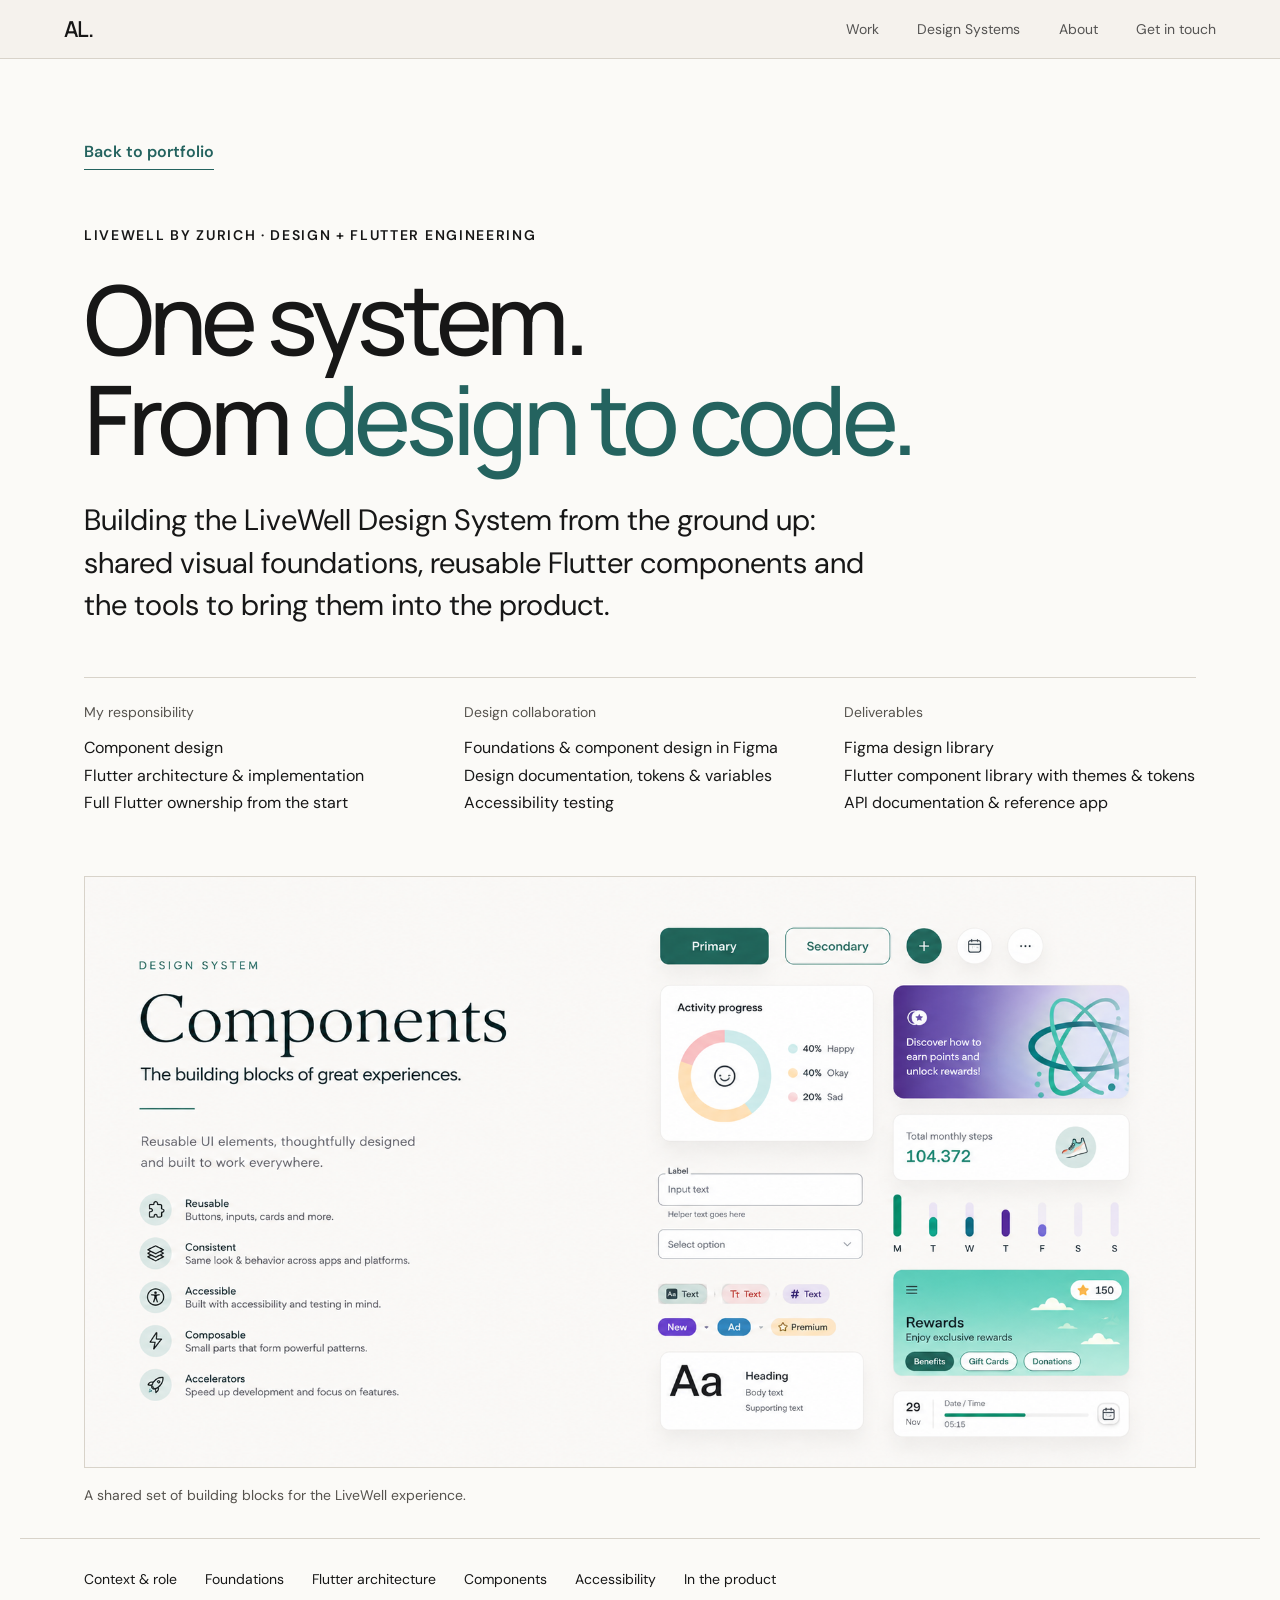
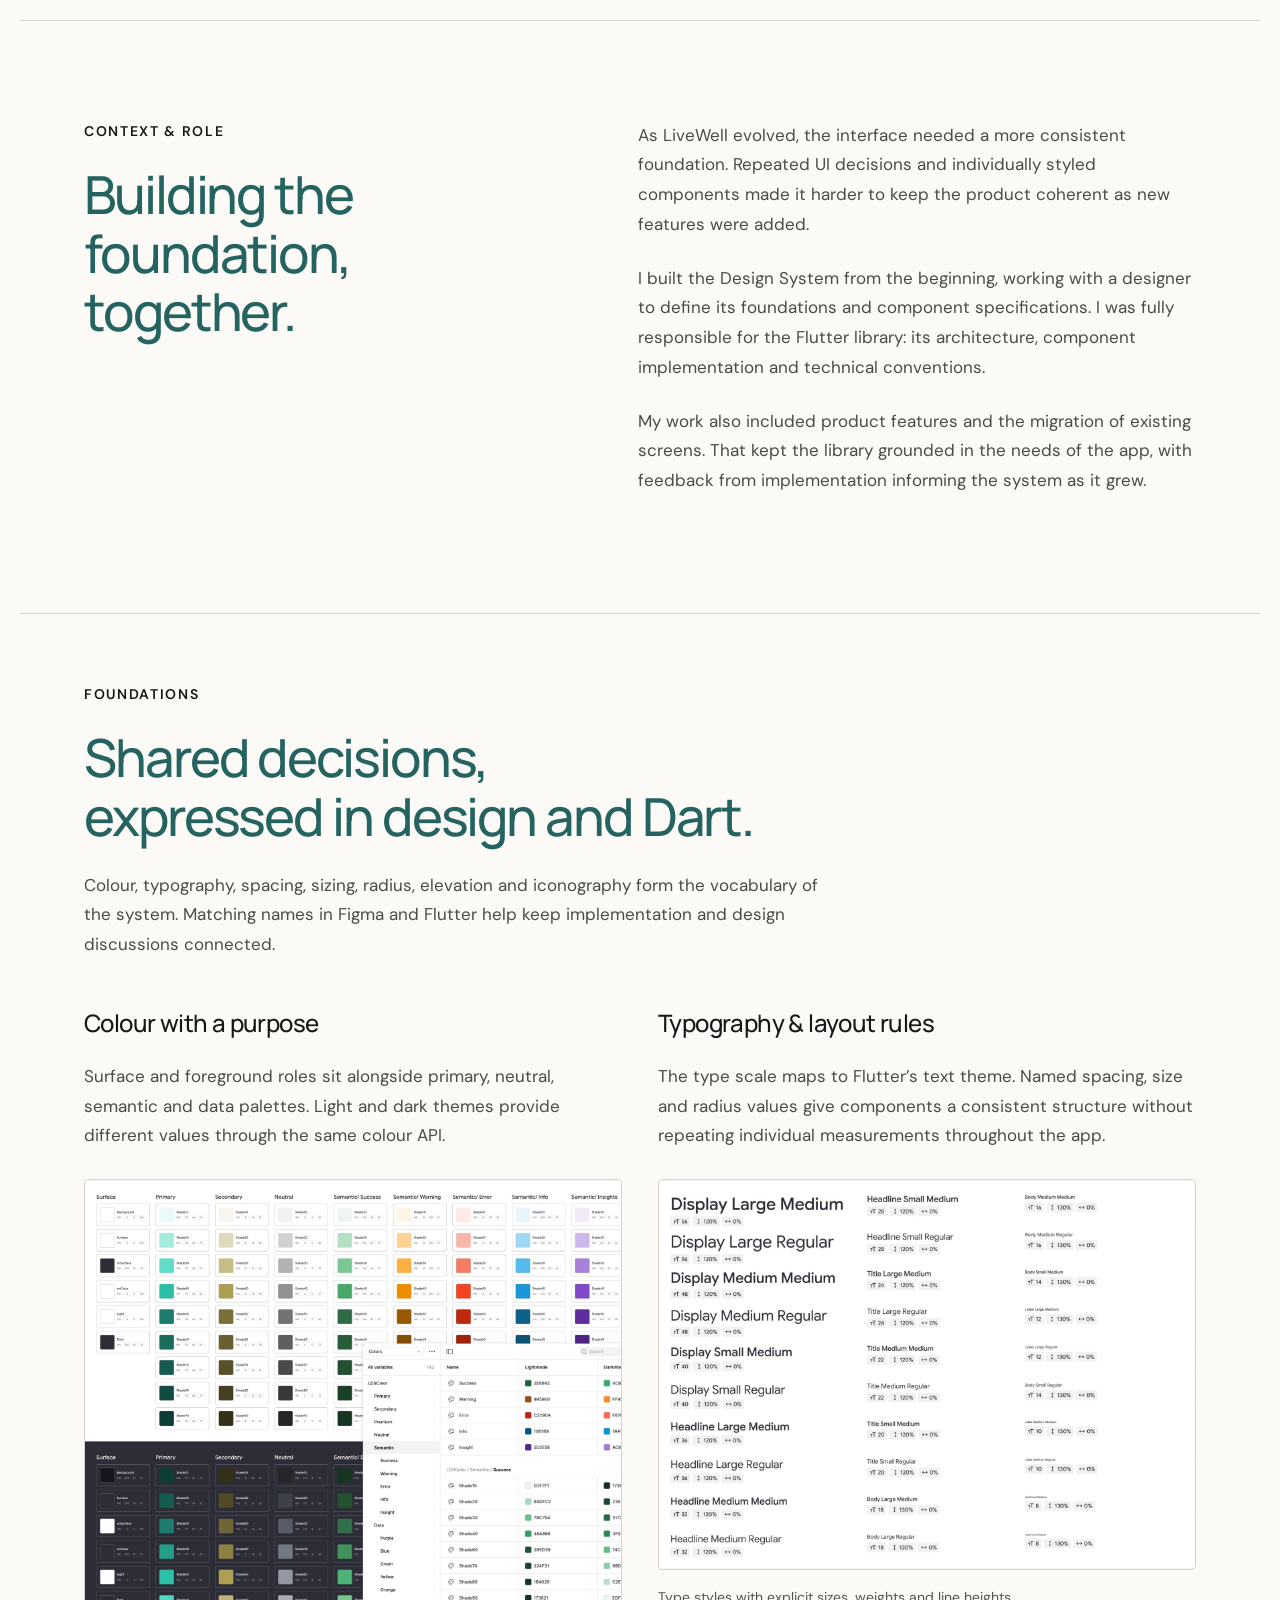
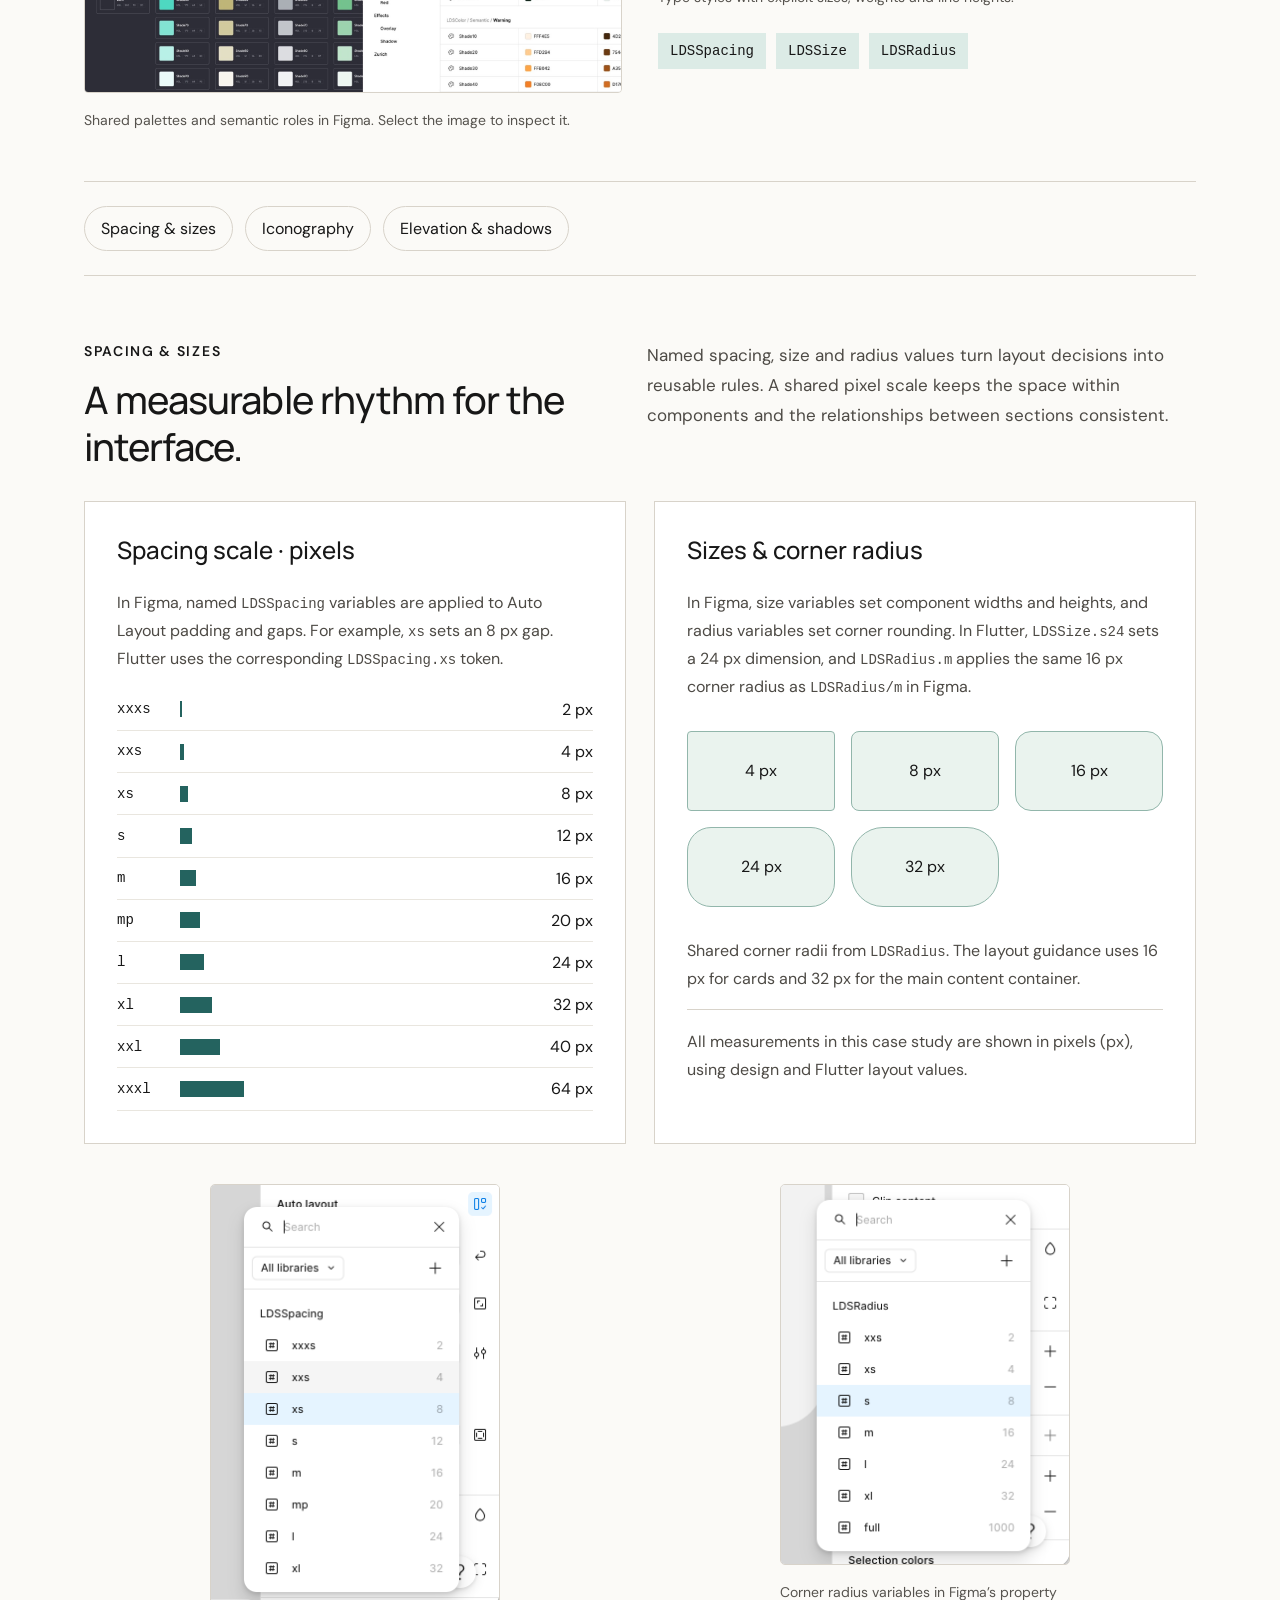
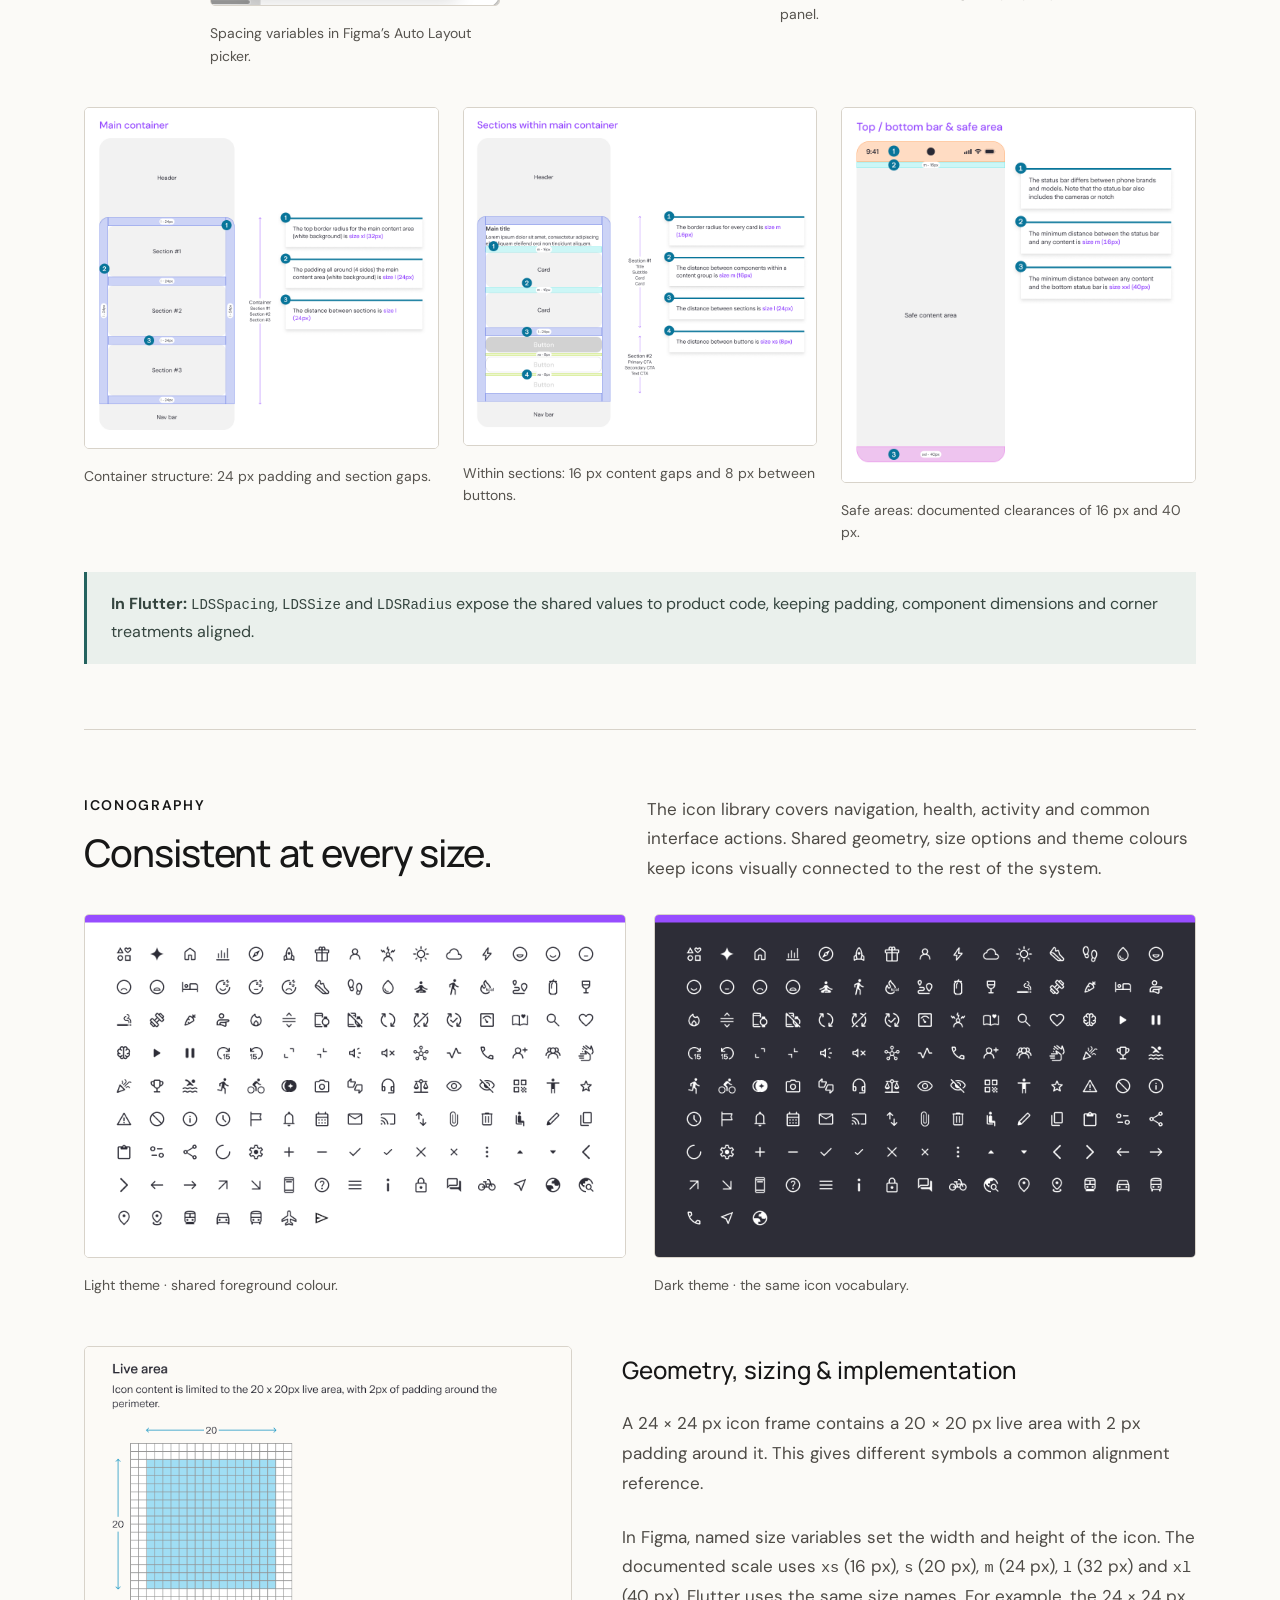
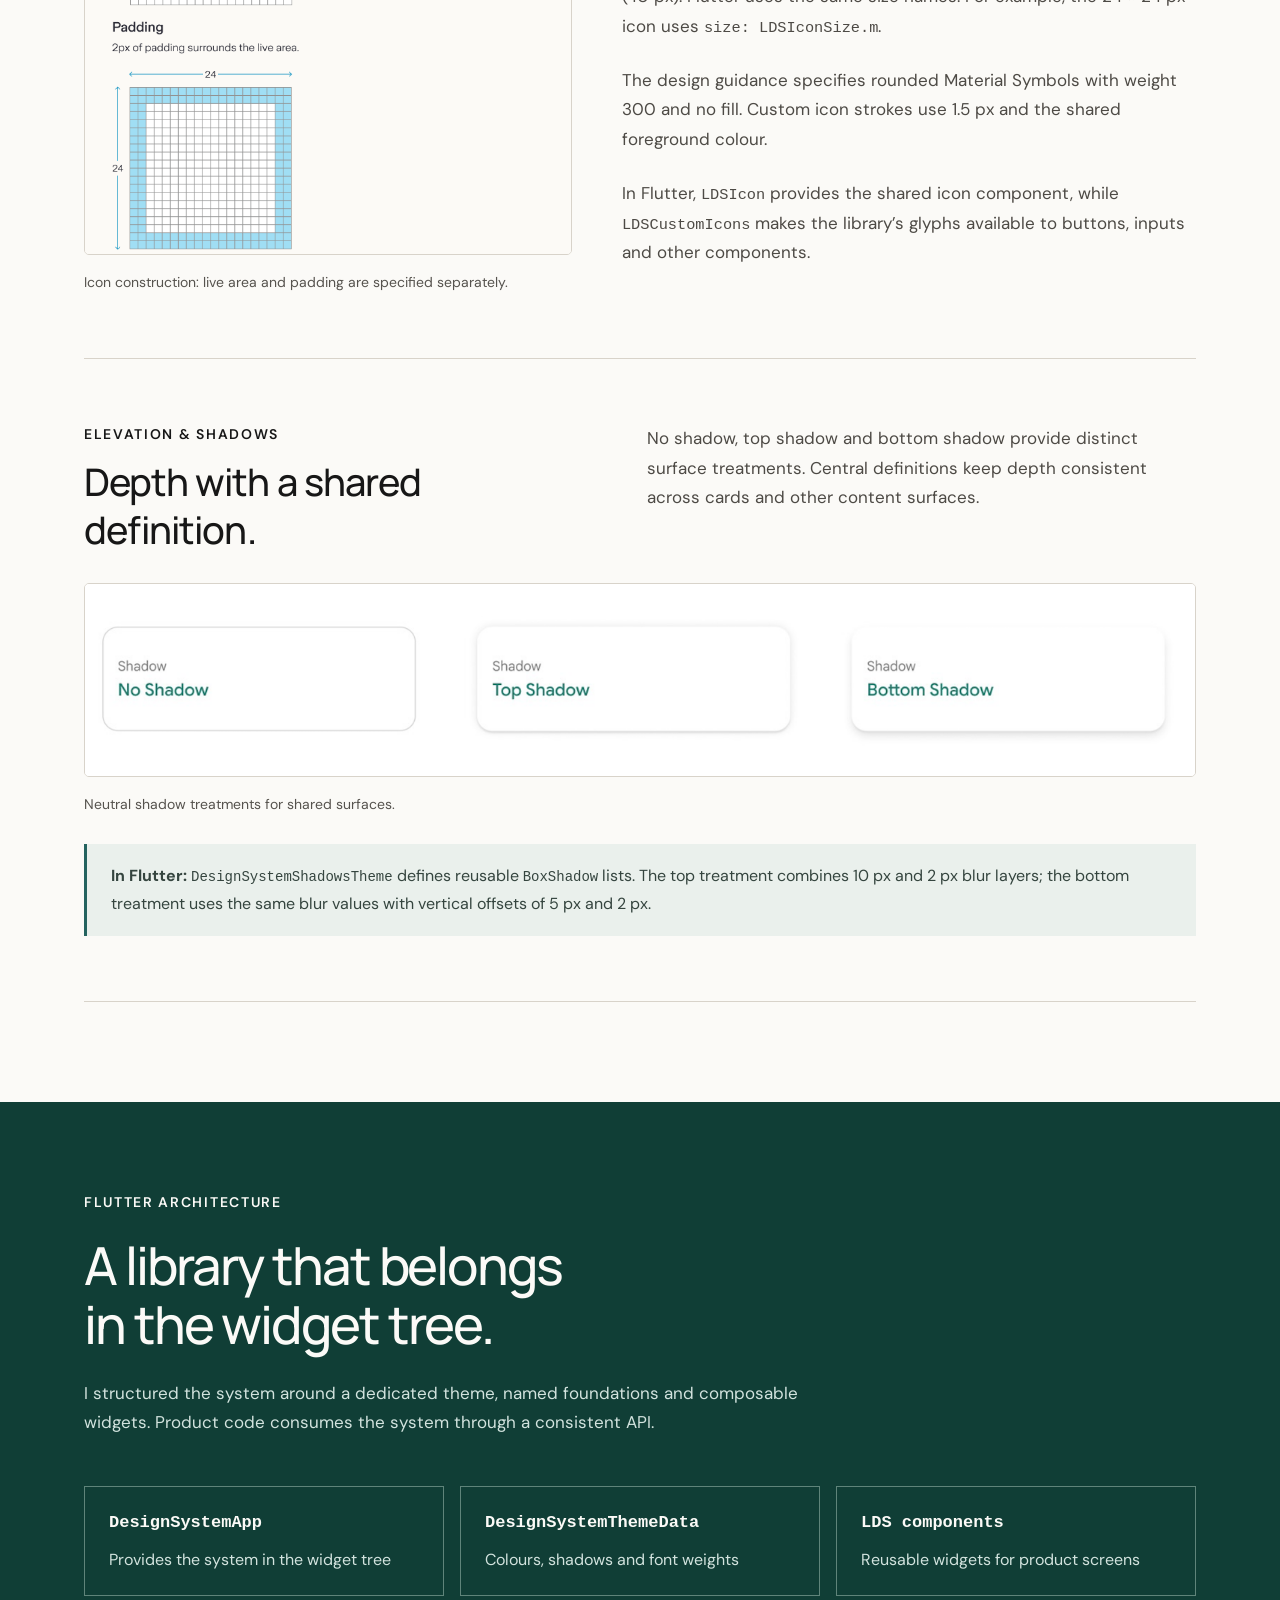
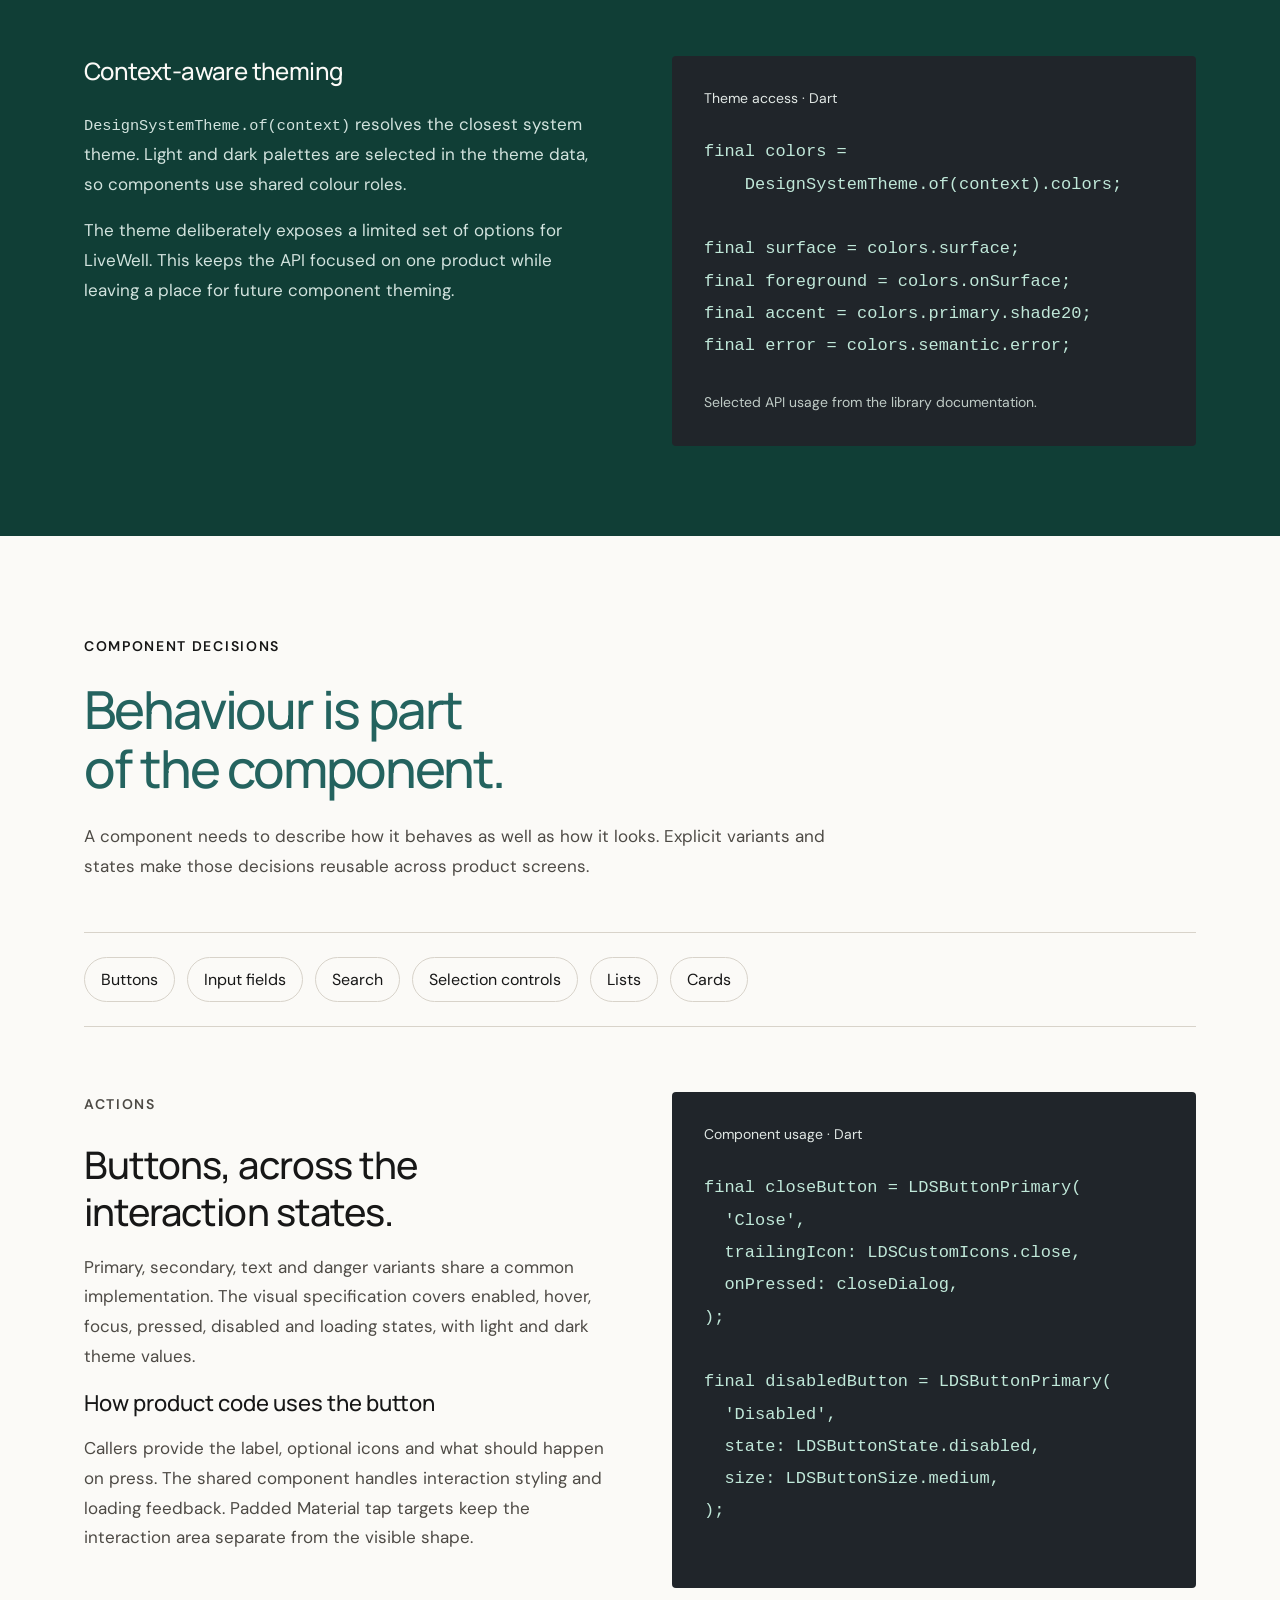
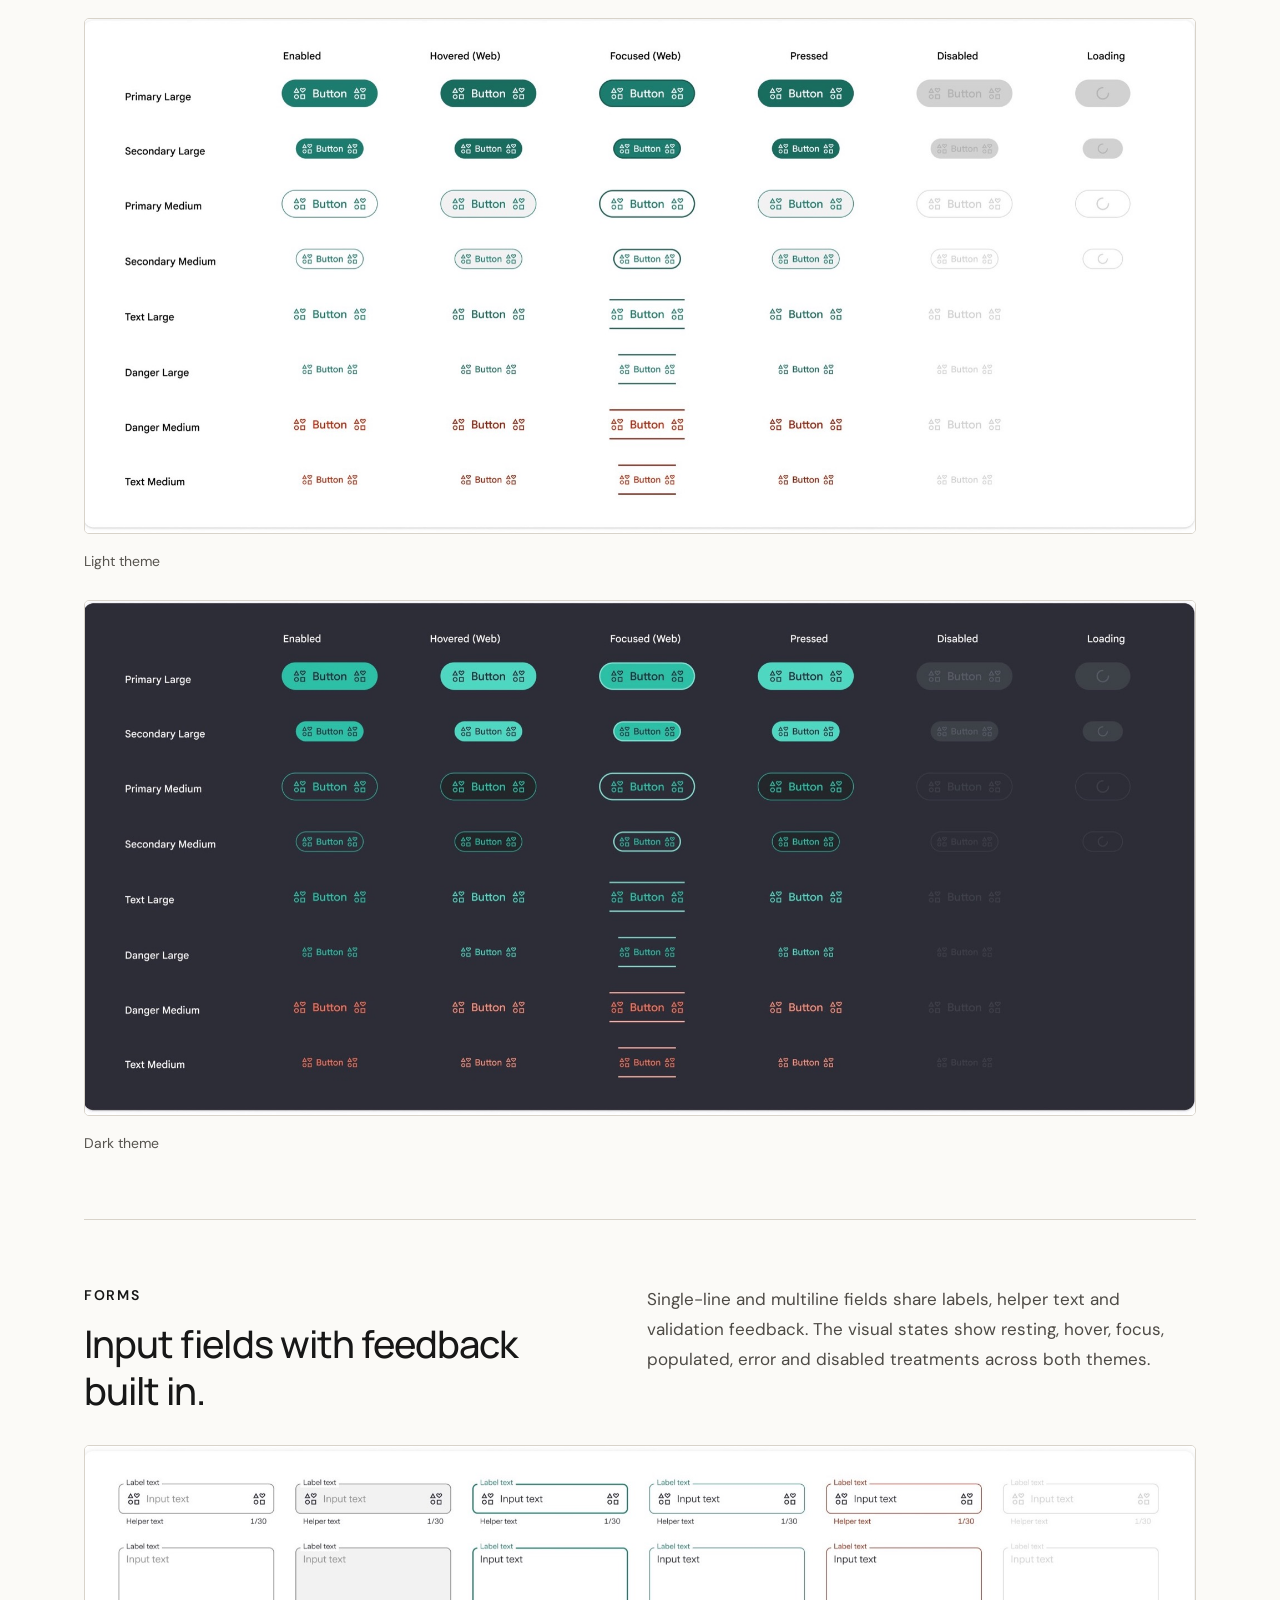
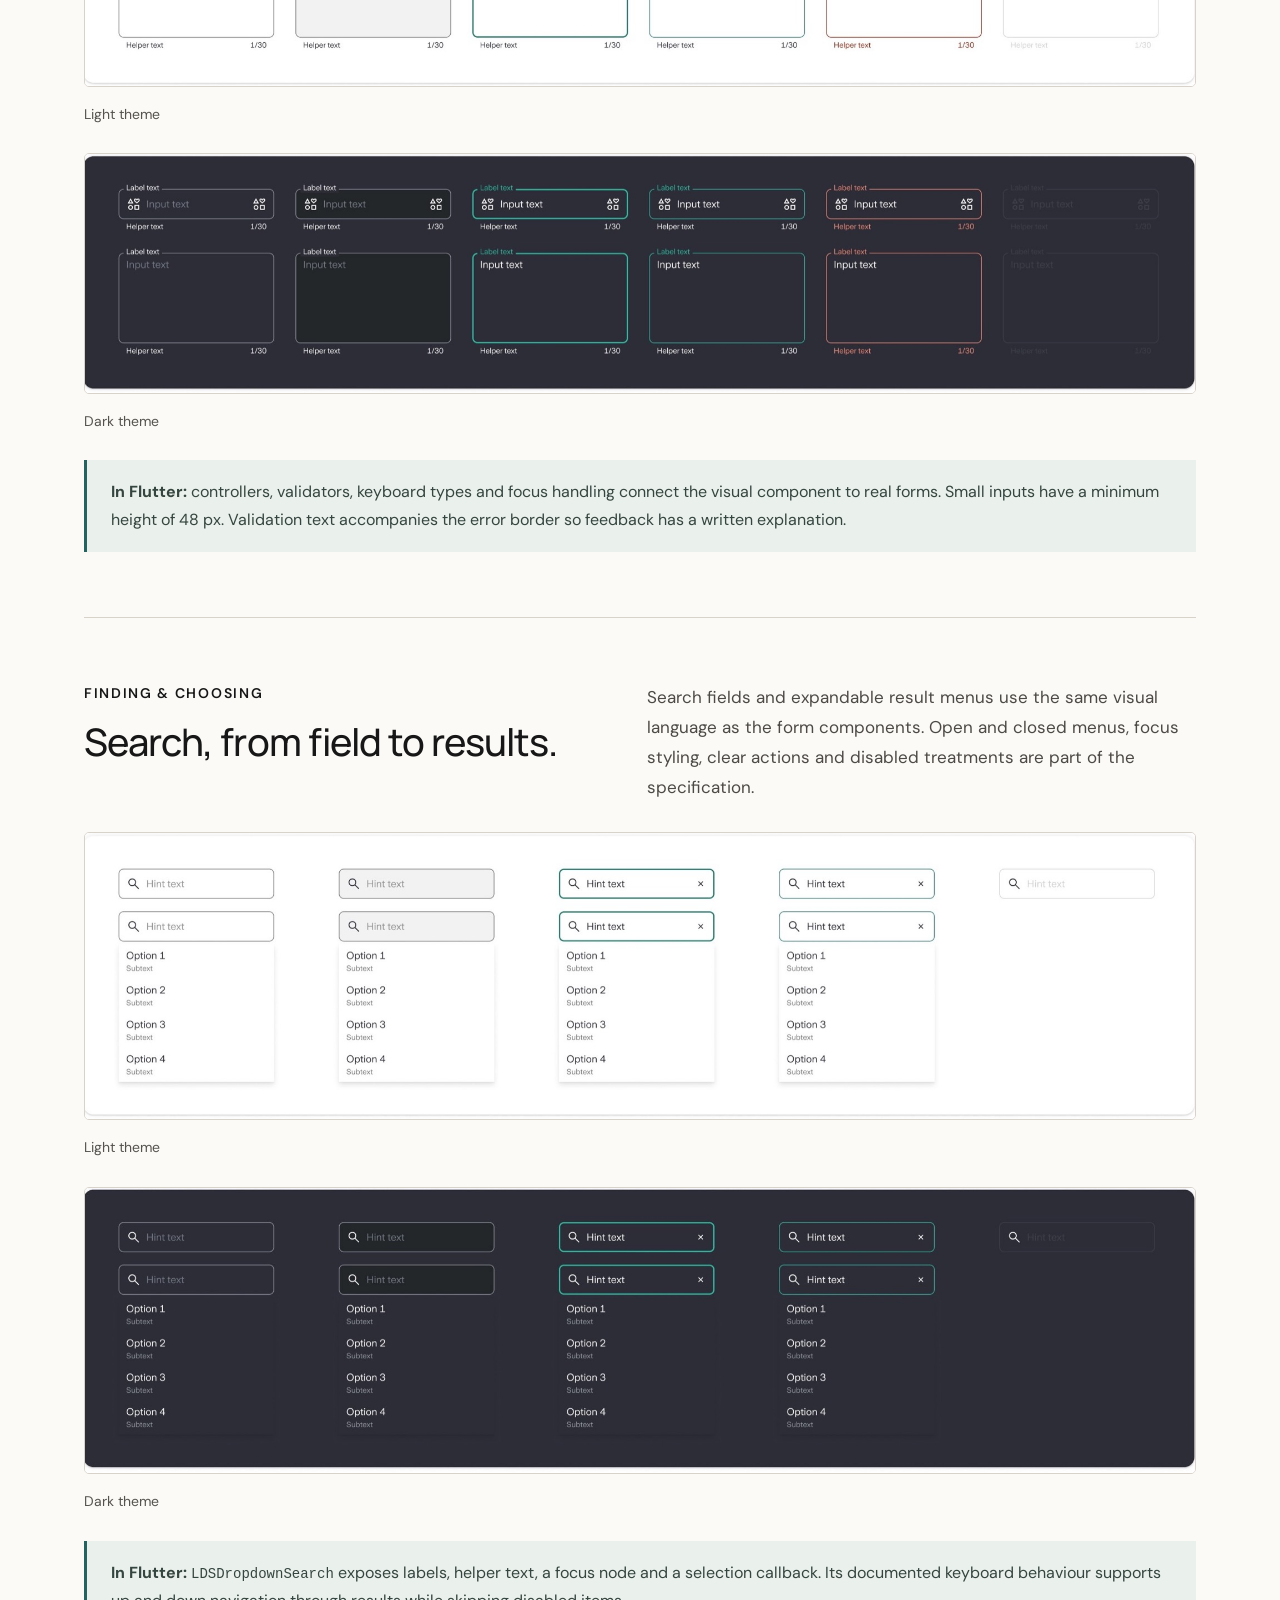
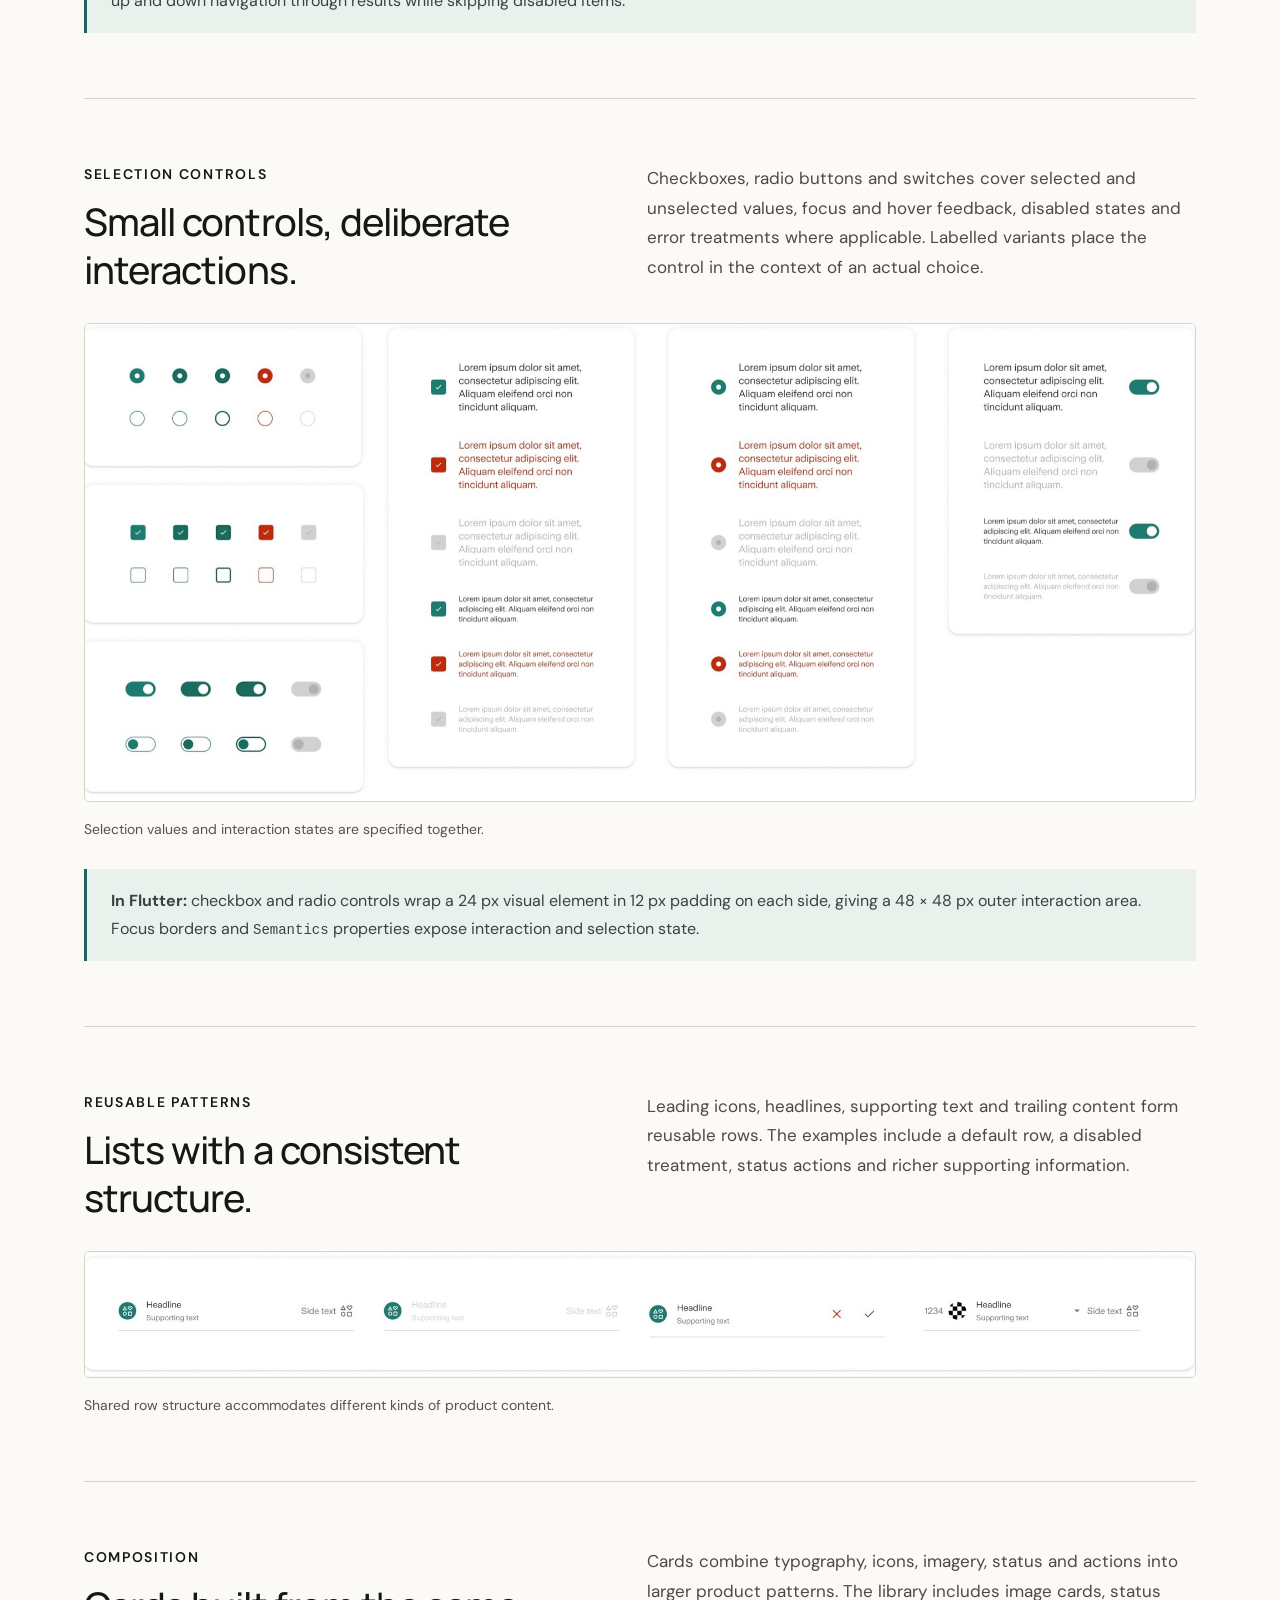
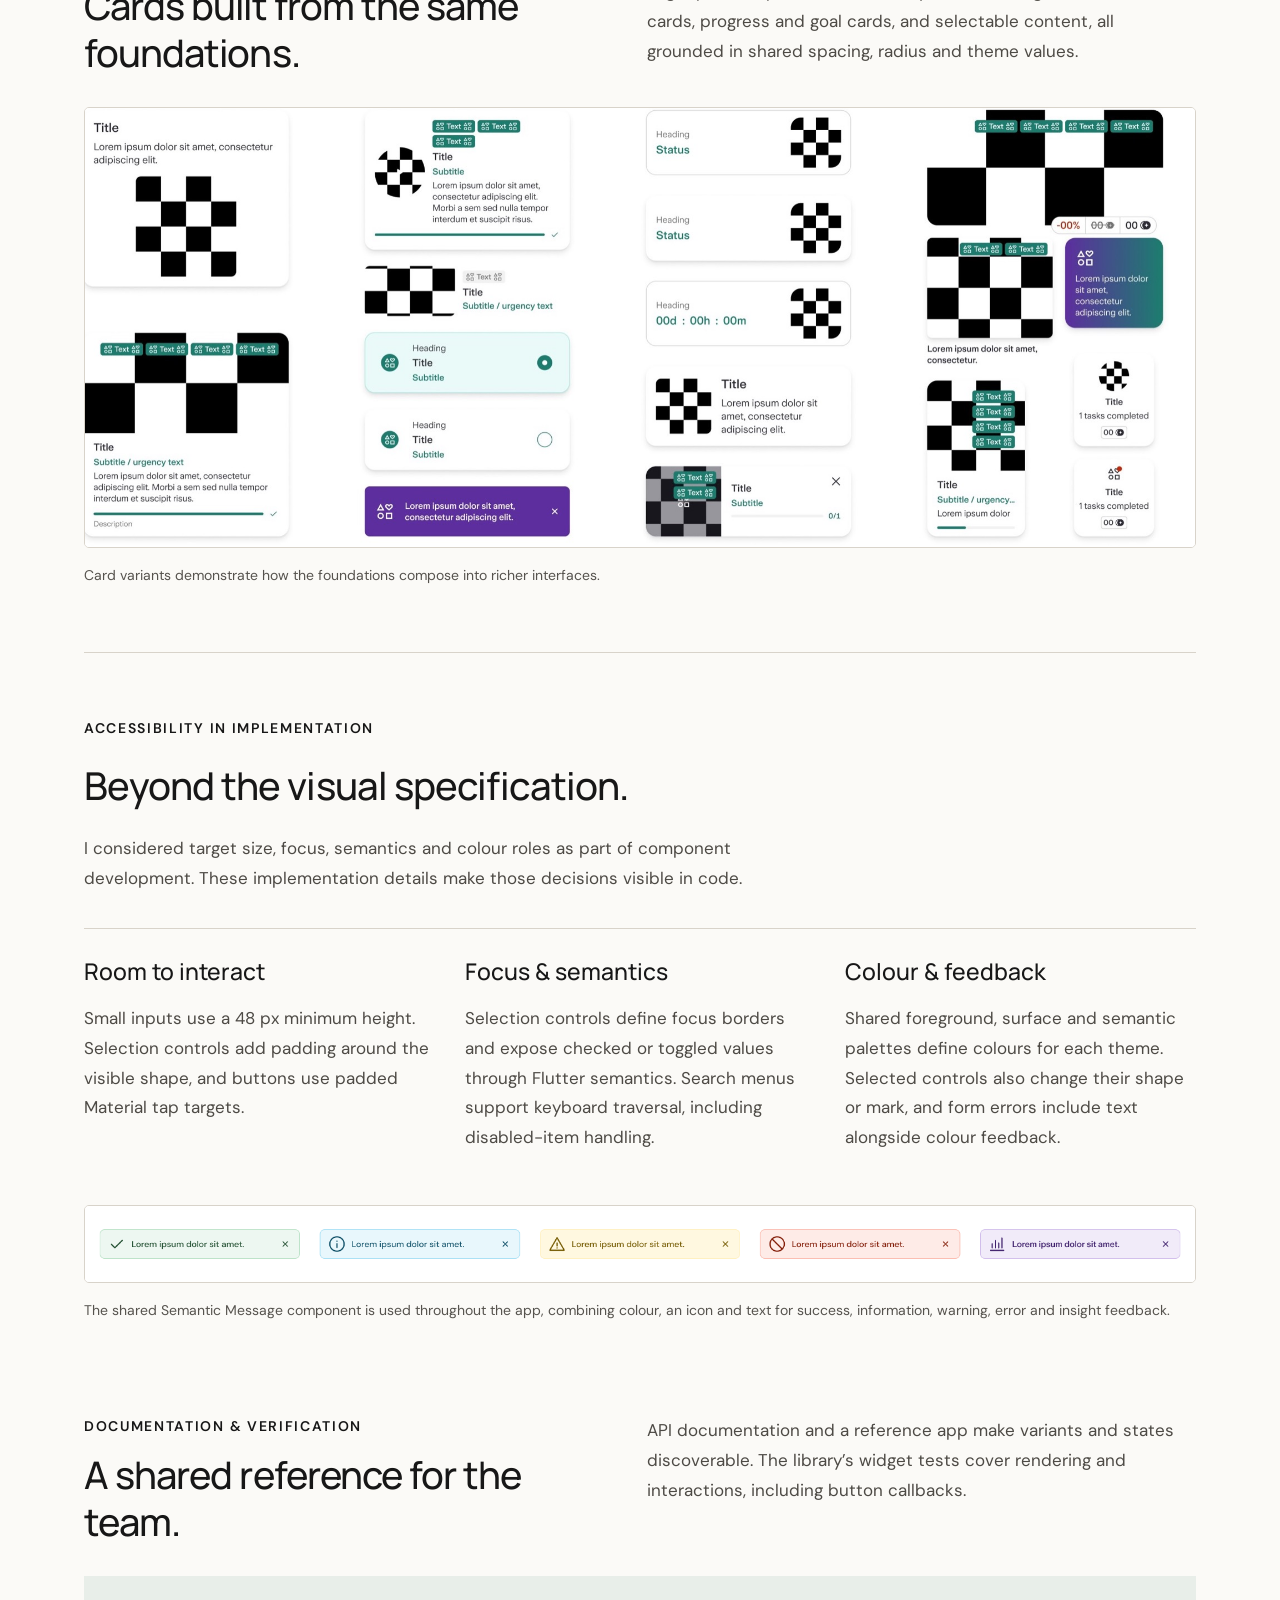
<file: livewell-design-system.html>
<!doctype html>
<html lang="en">

<head>
  <meta charset="utf-8" />
  <meta name="viewport" content="width=device-width, initial-scale=1" />
  <link rel="icon" type="image/png" href="assets/favicon.png">
  <meta name="description"
    content="How Ann-Sofi Lantz built the LiveWell Design System from shared design foundations to a reusable Flutter component library." />
  <title>LiveWell Design System | Ann-Sofi Lantz</title>
  <link rel="preconnect" href="https://fonts.googleapis.com">
  <link rel="preconnect" href="https://fonts.gstatic.com" crossorigin>
  <link
    href="https://fonts.googleapis.com/css2?family=DM+Sans:wght@400;500;600&family=Manrope:wght@400;500;600&display=swap"
    rel="stylesheet">
  <link rel="stylesheet" href="styles.css" />
</head>

<body class="ds-page">
  <a class="ds-skip" href="#main">Skip to content</a>
  <header class="site-header">
    <a class="brand" href="index.html" aria-label="Ann-Sofi Lantz home">AL.</a>
    <nav aria-label="Primary navigation"><a href="index.html#work">Work</a><a href="index.html#design-systems">Design
        Systems</a><a href="index.html#about">About</a><a href="index.html#contact">Get in touch</a></nav>
  </header>
  <main id="main">
    <section class="ds-case-hero section-shell" id="top">
      <a class="ds-text-link" href="index.html#design-systems">Back to portfolio</a>
      <p class="eyebrow">LiveWell by Zurich · Design + Flutter engineering</p>
      <h1>One system.<br>From <span>design to code.</span></h1>
      <p class="ds-case-lede">Building the LiveWell Design System from the ground up: shared visual foundations,
        reusable Flutter components and the tools to bring them into the product.</p>
      <dl class="ds-role-grid">
        <div>
          <dt>My responsibility</dt>
          <dd>Component design<br>Flutter architecture &amp; implementation<br>Full Flutter ownership from the start
          </dd>
        </div>
        <div>
          <dt>Design collaboration</dt>
          <dd>Foundations &amp; component design in Figma<br>Design documentation, tokens &amp;
            variables<br>Accessibility testing</dd>
        </div>
        <div>
          <dt>Deliverables</dt>
          <dd>Figma design library<br>Flutter component library with themes &amp; tokens<br>API documentation &amp;
            reference app</dd>
        </div>
      </dl>
    </section>
    <figure class="ds-cover section-shell"><img src="assets/livewell-components-1.png"
        alt="LiveWell component library including buttons, inputs, typography, activity cards and rewards patterns"
        width="1720" height="914" fetchpriority="high" />
      <figcaption>A shared set of building blocks for the LiveWell experience.</figcaption>
    </figure>
    <nav class="ds-section-nav section-shell" aria-label="Case study sections"><a href="#context">Context &amp;
        role</a><a href="#foundations">Foundations</a><a href="#flutter">Flutter architecture</a><a
        href="#components">Components</a><a href="#accessibility">Accessibility</a><a href="#outcome">In the product</a>
    </nav>

    <section id="context" class="ds-story section-shell">
      <div>
        <p class="eyebrow">Context &amp; role</p>
        <h2>Building the foundation, together.</h2>
      </div>
      <div class="ds-prose">
        <p>As LiveWell evolved, the interface needed a more consistent foundation. Repeated UI decisions and
          individually styled components made it harder to keep the product coherent as new features were added.</p>
        <p>I built the Design System from the beginning, working with a designer to define its foundations and component
          specifications. I was fully responsible for the Flutter library: its architecture, component implementation
          and technical conventions.</p>
        <p>My work also included product features and the migration of existing screens. That kept the library grounded
          in the needs of the app, with feedback from implementation informing the system as it grew.</p>
      </div>
    </section>

    <section id="foundations" class="ds-foundations section-shell">
      <div class="ds-section-heading">
        <p class="eyebrow">Foundations</p>
        <h2>Shared decisions,<br>expressed in design and Dart.</h2>
        <p>Colour, typography, spacing, sizing, radius, elevation and iconography form the vocabulary of the system.
          Matching names in Figma and Flutter help keep implementation and design discussions connected.</p>
      </div>
      <div class="ds-foundation-grid">
        <article>
          <h3>Colour with a purpose</h3>
          <p>Surface and foreground roles sit alongside primary, neutral, semantic and data palettes. Light and dark
            themes provide different values through the same colour API.</p>
          <figure><a href="assets/livewell-color-palettes.jpg" aria-label="Open the LiveWell colour palettes image"><img
                src="assets/livewell-color-palettes.jpg"
                alt="LiveWell light and dark colour palettes with semantic success, warning, error, info and insight tokens"
                width="1600" height="1527" loading="lazy" /></a>
            <figcaption>Shared palettes and semantic roles in Figma. Select the image to inspect it.</figcaption>
          </figure>
        </article>
        <article>
          <h3>Typography &amp; layout rules</h3>
          <p>The type scale maps to Flutter’s text theme. Named spacing, size and radius values give components a
            consistent structure without repeating individual measurements throughout the app.</p>
          <figure><a href="assets/livewell-type-scale.jpg" aria-label="Open the LiveWell typography scale image"><img
                src="assets/livewell-type-scale.jpg"
                alt="LiveWell typography scale showing display, headline, title, body and label styles in regular and medium weights"
                width="1600" height="1162" loading="lazy" /></a>
            <figcaption>Type styles with explicit sizes, weights and line heights.</figcaption>
          </figure>
          <div class="ds-token-names"><code>LDSSpacing</code><code>LDSSize</code><code>LDSRadius</code></div>
        </article>
      </div>

      <nav class="ds-component-index" aria-label="Design foundations"><a href="#spacing-sizes">Spacing &amp; sizes</a><a
          href="#iconography">Iconography</a><a href="#elevation">Elevation &amp; shadows</a></nav>
      <article id="spacing-sizes" class="ds-component-showcase">
        <div class="ds-gallery-heading">
          <div>
            <p class="eyebrow">Spacing &amp; sizes</p>
            <h3>A measurable rhythm for the interface.</h3>
          </div>
          <p>Named spacing, size and radius values turn layout decisions into reusable rules. A shared pixel scale keeps
            the space within components and the relationships between sections consistent.</p>
        </div>
        <div class="ds-measurement-grid">
          <div class="ds-scale-panel">
            <h4>Spacing scale · pixels</h4>
            <p>In Figma, named <code>LDSSpacing</code> variables are applied to Auto Layout padding and gaps. For
              example, <code>xs</code> sets an 8 px gap. Flutter uses the corresponding <code>LDSSpacing.xs</code>
              token.</p>
            <ul class="ds-spacing-scale">
              <li><code>xxxs</code><span class="ds-spacing-bar" style="--space-value:2px"
                  aria-hidden="true"></span><span>2 px</span></li>
              <li><code>xxs</code><span class="ds-spacing-bar" style="--space-value:4px"
                  aria-hidden="true"></span><span>4 px</span></li>
              <li><code>xs</code><span class="ds-spacing-bar" style="--space-value:8px"
                  aria-hidden="true"></span><span>8 px</span></li>
              <li><code>s</code><span class="ds-spacing-bar" style="--space-value:12px"
                  aria-hidden="true"></span><span>12 px</span></li>
              <li><code>m</code><span class="ds-spacing-bar" style="--space-value:16px"
                  aria-hidden="true"></span><span>16 px</span></li>
              <li><code>mp</code><span class="ds-spacing-bar" style="--space-value:20px"
                  aria-hidden="true"></span><span>20 px</span></li>
              <li><code>l</code><span class="ds-spacing-bar" style="--space-value:24px"
                  aria-hidden="true"></span><span>24 px</span></li>
              <li><code>xl</code><span class="ds-spacing-bar" style="--space-value:32px"
                  aria-hidden="true"></span><span>32 px</span></li>
              <li><code>xxl</code><span class="ds-spacing-bar" style="--space-value:40px"
                  aria-hidden="true"></span><span>40 px</span></li>
              <li><code>xxxl</code><span class="ds-spacing-bar" style="--space-value:64px"
                  aria-hidden="true"></span><span>64 px</span></li>
            </ul>
          </div>
          <div class="ds-scale-panel">
            <h4>Sizes &amp; corner radius</h4>
            <p>In Figma, size variables set component widths and heights, and radius variables set corner rounding.
              In Flutter, <code>LDSSize.s24</code> sets a 24 px dimension, and <code>LDSRadius.m</code> applies the
              same 16 px corner radius as <code>LDSRadius/m</code> in Figma.</p>
            <div class="ds-radius-examples">
              <div style="--sample-radius:4px"><span>4 px</span></div>
              <div style="--sample-radius:8px"><span>8 px</span></div>
              <div style="--sample-radius:16px"><span>16 px</span></div>
              <div style="--sample-radius:24px"><span>24 px</span></div>
              <div style="--sample-radius:32px"><span>32 px</span></div>
            </div>
            <p>Shared corner radii from <code>LDSRadius</code>. The layout guidance uses 16 px for cards and 32 px for
              the main content container.</p>
            <p class="ds-pixel-note">All measurements in this case study are shown in pixels (px), using design and
              Flutter layout values.</p>
          </div>
        </div>
        <div class="ds-measurement-grid ds-figma-variables">
          <figure class="ds-component-figure">
            <a href="assets/livewell-figma-spacing-variables.png">
              <img src="assets/livewell-figma-spacing-variables.png"
                alt="Figma Auto Layout variable picker with the 8 px LDSSpacing xs value highlighted" width="578"
                height="844" loading="lazy" />
            </a>
            <figcaption>Spacing variables in Figma’s Auto Layout picker.</figcaption>
          </figure>
          <figure class="ds-component-figure">
            <a href="assets/livewell-figma-radius-variables.png">
              <img src="assets/livewell-figma-radius-variables.png"
                alt="Figma corner radius variable picker with the 8 px LDSRadius s value highlighted" width="582"
                height="766" loading="lazy" />
            </a>
            <figcaption>Corner radius variables in Figma’s property panel.</figcaption>
          </figure>
        </div>
        <div class="ds-layout-gallery">
          <figure class="ds-component-figure"><a href="assets/livewell-layout-container.png"
              aria-label="Open full-size image: Main container layout with 24 px padding and section spacing, and a 32 px top corner radius"><img
                src="assets/livewell-layout-container.png"
                alt="Main container layout with 24 px padding and section spacing, and a 32 px top corner radius"
                width="980" height="946" loading="lazy" /></a>
            <figcaption>Container structure: 24 px padding and section gaps.</figcaption>
          </figure>
          <figure class="ds-component-figure"><a href="assets/livewell-layout-sections.png"
              aria-label="Open full-size image: Content layout showing 16 px card radius and content gaps, 24 px section gaps and 8 px between buttons"><img
                src="assets/livewell-layout-sections.png"
                alt="Content layout showing 16 px card radius and content gaps, 24 px section gaps and 8 px between buttons"
                width="990" height="946" loading="lazy" /></a>
            <figcaption>Within sections: 16 px content gaps and 8 px between buttons.</figcaption>
          </figure>
          <figure class="ds-component-figure"><a href="assets/livewell-layout-safe-area.png"
              aria-label="Open full-size image: Safe content area guidance with 16 px clearance below the status bar and 40 px above the bottom system area"><img
                src="assets/livewell-layout-safe-area.png"
                alt="Safe content area guidance with 16 px clearance below the status bar and 40 px above the bottom system area"
                width="892" height="946" loading="lazy" /></a>
            <figcaption>Safe areas: documented clearances of 16 px and 40 px.</figcaption>
          </figure>
        </div>
        <p class="ds-implementation-note"><strong>In Flutter:</strong> <code>LDSSpacing</code>, <code>LDSSize</code> and
          <code>LDSRadius</code> expose the shared values to product code, keeping padding, component dimensions and
          corner treatments aligned.
        </p>
      </article>
      <article id="iconography" class="ds-component-showcase">
        <div class="ds-gallery-heading">
          <div>
            <p class="eyebrow">Iconography</p>
            <h3>Consistent at every size.</h3>
          </div>
          <p>The icon library covers navigation, health, activity and common interface actions. Shared geometry, size
            options and theme colours keep icons visually connected to the rest of the system.</p>
        </div>
        <div class="ds-icon-galleries">
          <figure class="ds-component-figure"><a href="assets/livewell-icons-light.png"
              aria-label="Open full-size image: LiveWell icon library in the light theme, covering health, navigation, activity and interface actions"><img
                src="assets/livewell-icons-light.png"
                alt="LiveWell icon library in the light theme, covering health, navigation, activity and interface actions"
                width="720" height="456" loading="lazy" /></a>
            <figcaption>Light theme · shared foreground colour.</figcaption>
          </figure>
          <figure class="ds-component-figure"><a href="assets/livewell-icons-dark.png"
              aria-label="Open full-size image: LiveWell icon library in the dark theme"><img
                src="assets/livewell-icons-dark.png" alt="LiveWell icon library in the dark theme" width="720"
                height="456" loading="lazy" /></a>
            <figcaption>Dark theme · the same icon vocabulary.</figcaption>
          </figure>
        </div>
        <div class="ds-icon-guidance">
          <figure class="ds-component-figure"><a href="assets/livewell-icon-geometry.png"
              aria-label="Open full-size image: Icon construction diagrams showing a 20 by 20 px live area with 2 px padding inside a 24 by 24 px frame"><img
                src="assets/livewell-icon-geometry.png"
                alt="Icon construction diagrams showing a 20 by 20 px live area with 2 px padding inside a 24 by 24 px frame"
                width="720" height="750" loading="lazy" /></a>
            <figcaption>Icon construction: live area and padding are specified separately.</figcaption>
          </figure>
          <div class="ds-prose">
            <h4>Geometry, sizing &amp; implementation</h4>
            <p>A 24 × 24 px icon frame contains a 20 × 20 px live area with 2 px padding around it. This gives different
              symbols a common alignment reference.</p>
            <p>In Figma, named size variables set the width and height of the icon. The documented scale uses
              <code>xs</code> (16 px), <code>s</code> (20 px), <code>m</code> (24 px), <code>l</code> (32 px) and
              <code>xl</code> (40 px). Flutter uses the same size names. For example, the 24 × 24 px icon uses
              <code>size: LDSIconSize.m</code>.
            </p>
            <p>The design guidance specifies rounded Material Symbols with weight 300 and no fill. Custom icon strokes
              use 1.5 px and the shared foreground colour.</p>
            <p>In Flutter, <code>LDSIcon</code> provides the shared icon component, while <code>LDSCustomIcons</code>
              makes the library’s glyphs available to buttons, inputs and other components.</p>
          </div>
        </div>
      </article>
      <article id="elevation" class="ds-component-showcase">
        <div class="ds-gallery-heading">
          <div>
            <p class="eyebrow">Elevation &amp; shadows</p>
            <h3>Depth with a shared definition.</h3>
          </div>
          <p>No shadow, top shadow and bottom shadow provide distinct surface treatments. Central definitions keep depth
            consistent across cards and other content surfaces.</p>
        </div>
        <figure class="ds-component-figure"><a href="assets/livewell-elevation-shadows.png"
            aria-label="Open full-size image: Three surface treatments: no shadow, top shadow and bottom shadow"><img
              src="assets/livewell-elevation-shadows.png"
              alt="Three surface treatments: no shadow, top shadow and bottom shadow" width="2968" height="514"
              loading="lazy" /></a>
          <figcaption>Neutral shadow treatments for shared surfaces.</figcaption>
        </figure>
        <p class="ds-implementation-note"><strong>In Flutter:</strong> <code>DesignSystemShadowsTheme</code> defines
          reusable <code>BoxShadow</code> lists. The top treatment combines 10 px and 2 px blur layers; the bottom
          treatment uses the same blur values with vertical offsets of 5 px and 2 px.</p>
      </article>
    </section>

    <section id="flutter" class="ds-engineering">
      <div class="section-shell">
        <div class="ds-section-heading">
          <p class="eyebrow">Flutter architecture</p>
          <h2>A library that belongs<br>in the widget tree.</h2>
          <p>I structured the system around a dedicated theme, named foundations and composable widgets. Product code
            consumes the system through a consistent API.</p>
        </div>
        <div class="ds-architecture" aria-label="Library architecture">
          <div><strong>DesignSystemApp</strong><span>Provides the system in the widget tree</span></div>
          <div><strong>DesignSystemThemeData</strong><span>Colours, shadows and font weights</span></div>
          <div><strong>LDS components</strong><span>Reusable widgets for product screens</span></div>
        </div>
        <div class="ds-engineering-grid">
          <article>
            <h3>Context-aware theming</h3>
            <p><code>DesignSystemTheme.of(context)</code> resolves the closest system theme. Light and dark palettes are
              selected in the theme data, so components use shared colour roles.</p>
            <p>The theme deliberately exposes a limited set of options for LiveWell. This keeps the API focused on one
              product while leaving a place for future component theming.</p>
          </article>
          <div class="ds-code">
            <p>Theme access · Dart</p>
            <pre><code>final colors =
    DesignSystemTheme.of(context).colors;

final surface = colors.surface;
final foreground = colors.onSurface;
final accent = colors.primary.shade20;
final error = colors.semantic.error;</code></pre><span>Selected API usage from the library documentation.</span>
          </div>
        </div>
      </div>
    </section>

    <section id="components" class="ds-components section-shell">
      <div class="ds-section-heading">
        <p class="eyebrow">Component decisions</p>
        <h2>Behaviour is part<br>of the component.</h2>
        <p>A component needs to describe how it behaves as well as how it looks. Explicit variants and states make those
          decisions reusable across product screens.</p>
      </div>
      <nav class="ds-component-index" aria-label="Component gallery"><a href="#button-states">Buttons</a><a
          href="#input-states">Input fields</a><a href="#search-states">Search</a><a href="#selection-states">Selection
          controls</a><a href="#list-patterns">Lists</a><a href="#card-patterns">Cards</a></nav>
      <article id="button-states" class="ds-component-showcase">
        <div class="ds-engineering-grid ds-button-example">
          <div class="ds-prose">
            <p class="eyebrow">Actions</p>
            <h3>Buttons, across the interaction states.</h3>
            <p>Primary, secondary, text and danger variants share a common implementation. The visual specification
              covers
              enabled, hover, focus, pressed, disabled and loading states, with light and dark theme values.</p>
            <h4>How product code uses the button</h4>
            <p>Callers provide the label, optional icons and what should happen on press. The shared component
              handles interaction styling and loading feedback. Padded Material tap targets keep the interaction area
              separate from the visible shape.</p>
          </div>
          <div class="ds-code">
            <p>Component usage · Dart</p>
            <pre><code>final closeButton = LDSButtonPrimary(
  'Close',
  trailingIcon: LDSCustomIcons.close,
  onPressed: closeDialog,
);

final disabledButton = LDSButtonPrimary(
  'Disabled',
  state: LDSButtonState.disabled,
  size: LDSButtonSize.medium,
);</code></pre>
          </div>
        </div>
        <div class="ds-state-pair">
          <figure class="ds-component-figure"><a href="assets/livewell-buttons-light.jpg"
              aria-label="Open full-size image: Button variants arranged in enabled, hovered, focused, pressed, disabled and loading columns in light mode"><img
                src="assets/livewell-buttons-light.jpg"
                alt="Button variants arranged in enabled, hovered, focused, pressed, disabled and loading columns in light mode"
                width="2000" height="926" loading="lazy" /></a>
            <figcaption>Light theme</figcaption>
          </figure>
          <figure class="ds-component-figure"><a href="assets/livewell-buttons-dark.jpg"
              aria-label="Open full-size image: Button variants arranged in enabled, hovered, focused, pressed, disabled and loading columns in dark mode"><img
                src="assets/livewell-buttons-dark.jpg"
                alt="Button variants arranged in enabled, hovered, focused, pressed, disabled and loading columns in dark mode"
                width="2000" height="926" loading="lazy" /></a>
            <figcaption>Dark theme</figcaption>
          </figure>
        </div>
      </article>
      <article id="input-states" class="ds-component-showcase">
        <div class="ds-gallery-heading">
          <div>
            <p class="eyebrow">Forms</p>
            <h3>Input fields with feedback built in.</h3>
          </div>
          <p>Single-line and multiline fields share labels, helper text and validation feedback. The visual states show
            resting, hover, focus, populated, error and disabled treatments across both themes.</p>
        </div>
        <div class="ds-state-pair">
          <figure class="ds-component-figure"><a href="assets/livewell-inputs-light.jpg"
              aria-label="Open full-size image: Single-line and multiline input fields showing resting, hover, focus, populated, error and disabled treatments in light mode"><img
                src="assets/livewell-inputs-light.jpg"
                alt="Single-line and multiline input fields showing resting, hover, focus, populated, error and disabled treatments in light mode"
                width="2000" height="433" loading="lazy" /></a>
            <figcaption>Light theme</figcaption>
          </figure>
          <figure class="ds-component-figure"><a href="assets/livewell-inputs-dark.jpg"
              aria-label="Open full-size image: Single-line and multiline input fields showing resting, hover, focus, populated, error and disabled treatments in dark mode"><img
                src="assets/livewell-inputs-dark.jpg"
                alt="Single-line and multiline input fields showing resting, hover, focus, populated, error and disabled treatments in dark mode"
                width="2000" height="430" loading="lazy" /></a>
            <figcaption>Dark theme</figcaption>
          </figure>
        </div>
        <p class="ds-implementation-note"><strong>In Flutter:</strong> controllers, validators, keyboard types and focus
          handling connect the visual component to real forms. Small inputs have a minimum height of 48 px. Validation
          text accompanies the error border so feedback has a written explanation.</p>
      </article>
      <article id="search-states" class="ds-component-showcase">
        <div class="ds-gallery-heading">
          <div>
            <p class="eyebrow">Finding &amp; choosing</p>
            <h3>Search, from field to results.</h3>
          </div>
          <p>Search fields and expandable result menus use the same visual language as the form components. Open and
            closed menus, focus styling, clear actions and disabled treatments are part of the specification.</p>
        </div>
        <div class="ds-state-pair">
          <figure class="ds-component-figure"><a href="assets/livewell-search-light.jpg"
              aria-label="Open full-size image: Search fields and open result menus showing resting, hover, focused, populated and disabled treatments in light mode"><img
                src="assets/livewell-search-light.jpg"
                alt="Search fields and open result menus showing resting, hover, focused, populated and disabled treatments in light mode"
                width="2000" height="515" loading="lazy" /></a>
            <figcaption>Light theme</figcaption>
          </figure>
          <figure class="ds-component-figure"><a href="assets/livewell-search-dark.jpg"
              aria-label="Open full-size image: Search fields and open result menus showing resting, hover, focused, populated and disabled treatments in dark mode"><img
                src="assets/livewell-search-dark.jpg"
                alt="Search fields and open result menus showing resting, hover, focused, populated and disabled treatments in dark mode"
                width="2000" height="515" loading="lazy" /></a>
            <figcaption>Dark theme</figcaption>
          </figure>
        </div>
        <p class="ds-implementation-note"><strong>In Flutter:</strong> <code>LDSDropdownSearch</code> exposes labels,
          helper text, a focus node and a selection callback. Its documented keyboard behaviour supports up and down
          navigation through results while skipping disabled items.</p>
      </article>
      <article id="selection-states" class="ds-component-showcase">
        <div class="ds-gallery-heading">
          <div>
            <p class="eyebrow">Selection controls</p>
            <h3>Small controls, deliberate interactions.</h3>
          </div>
          <p>Checkboxes, radio buttons and switches cover selected and unselected values, focus and hover feedback,
            disabled states and error treatments where applicable. Labelled variants place the control in the context of
            an actual choice.</p>
        </div>
        <figure class="ds-component-figure"><a href="assets/livewell-selection-controls.jpg"
            aria-label="Open full-size image: Checkboxes, radio buttons and switches with selected, unselected, hover, focus, error and disabled variants, including labelled examples"><img
              src="assets/livewell-selection-controls.jpg"
              alt="Checkboxes, radio buttons and switches with selected, unselected, hover, focus, error and disabled variants, including labelled examples"
              width="2000" height="860" loading="lazy" /></a>
          <figcaption>Selection values and interaction states are specified together.</figcaption>
        </figure>
        <p class="ds-implementation-note"><strong>In Flutter:</strong> checkbox and radio controls wrap a 24 px visual
          element in 12 px padding on each side, giving a 48 × 48 px outer interaction area. Focus borders and
          <code>Semantics</code> properties expose interaction and selection state.
        </p>
      </article>
      <article id="list-patterns" class="ds-component-showcase">
        <div class="ds-gallery-heading">
          <div>
            <p class="eyebrow">Reusable patterns</p>
            <h3>Lists with a consistent structure.</h3>
          </div>
          <p>Leading icons, headlines, supporting text and trailing content form reusable rows. The examples include a
            default row, a disabled treatment, status actions and richer supporting information.</p>
        </div>
        <figure class="ds-component-figure"><a href="assets/livewell-lists.jpg"
            aria-label="Open full-size image: List item variants with leading icons, headline and supporting text, disabled styling, status actions and trailing metadata"><img
              src="assets/livewell-lists.jpg"
              alt="List item variants with leading icons, headline and supporting text, disabled styling, status actions and trailing metadata"
              width="2000" height="225" loading="lazy" /></a>
          <figcaption>Shared row structure accommodates different kinds of product content.</figcaption>
        </figure>
      </article>
      <article id="card-patterns" class="ds-component-showcase">
        <div class="ds-gallery-heading">
          <div>
            <p class="eyebrow">Composition</p>
            <h3>Cards built from the same foundations.</h3>
          </div>
          <p>Cards combine typography, icons, imagery, status and actions into larger product patterns. The library
            includes image cards, status cards, progress and goal cards, and selectable content, all grounded in shared
            spacing, radius and theme values.</p>
        </div>
        <figure class="ds-component-figure"><a href="assets/livewell-cards.jpg"
            aria-label="Open full-size image: LiveWell card patterns with images, tags, status, progress information, selection and contextual actions"><img
              src="assets/livewell-cards.jpg"
              alt="LiveWell card patterns with images, tags, status, progress information, selection and contextual actions"
              width="2000" height="792" loading="lazy" /></a>
          <figcaption>Card variants demonstrate how the foundations compose into richer interfaces.</figcaption>
        </figure>
      </article>
      <section id="accessibility" class="ds-accessibility">
        <p class="eyebrow">Accessibility in implementation</p>
        <h3>Beyond the visual specification.</h3>
        <p class="ds-accessibility-intro">I considered target size, focus, semantics and colour roles as part of
          component development. These implementation details make those decisions visible in code.</p>
        <div class="ds-detail-grid">
          <article>
            <h4>Room to interact</h4>
            <p>Small inputs use a 48 px minimum height. Selection controls add padding around the visible shape, and
              buttons use padded Material tap targets.</p>
          </article>
          <article>
            <h4>Focus &amp; semantics</h4>
            <p>Selection controls define focus borders and expose checked or toggled values through Flutter semantics.
              Search menus support keyboard traversal, including disabled-item handling.</p>
          </article>
          <article>
            <h4>Colour &amp; feedback</h4>
            <p>Shared foreground, surface and semantic palettes define colours for each theme. Selected controls also
              change their shape or mark, and form errors include text alongside colour feedback.</p>
          </article>
        </div>
        <figure class="ds-component-figure"><a href="assets/livewell-semantic-message.png"
            aria-label="Open full-size image: Semantic Message component in success, information, warning, error and insight variants, each with an icon, message and dismiss action"><img
              src="assets/livewell-semantic-message.png"
              alt="Semantic Message component in success, information, warning, error and insight variants, each with an icon, message and dismiss action"
              width="1813" height="124" loading="lazy" /></a>
          <figcaption>The shared Semantic Message component is used throughout the app, combining colour, an icon and
            text for success, information, warning, error and insight feedback.</figcaption>
        </figure>
      </section>
      <div class="ds-gallery-heading ds-verification-copy">
        <div>
          <p class="eyebrow">Documentation &amp; verification</p>
          <h3>A shared reference for the team.</h3>
        </div>
        <p>API documentation and a reference app make variants and states discoverable. The library’s widget tests cover
          rendering and interactions, including button callbacks.</p>
      </div>
      <figure class="ds-video"><video controls playsinline preload="none" poster="assets/livewell-components.png">
          <source src="assets/ds-demo-2x.mp4" type="video/mp4" />
        </video>
        <figcaption>The component reference app: a place to explore the system beyond static specifications.
        </figcaption>
      </figure>
    </section>

    <section id="outcome" class="ds-product section-shell">
      <div class="ds-story">
        <div>
          <p class="eyebrow">In the product</p>
          <h2>From reusable parts<br>to everyday experiences.</h2>
        </div>
        <div class="ds-prose">
          <p>The system became a shared foundation for LiveWell’s product work. Common components and themes gave teams
            a consistent starting point for features and helped move existing screens towards the same visual language.
          </p>
          <p>Owning the Flutter implementation while working on the app let me address the details that surface during
            adoption: component boundaries, state handling and where a reusable pattern needs flexibility.</p>
          <h3>What this work reinforced</h3>
          <p>A useful Design System evolves through use. Clear APIs, examples and close collaboration with design matter
            as much as the component collection itself.</p>
        </div>
      </div>
      <figure><img src="assets/livewell-before-after.png"
          alt="LiveWell product screens before and after adopting the Design System" width="1693" height="929"
          loading="lazy" />
        <figcaption>The system applied to the product: shared foundations across LiveWell screens.</figcaption>
      </figure>
    </section>
    <section class="ds-end section-shell">
      <p class="eyebrow">More of my work</p>
      <h2>One product was the starting point.</h2>
      <p>The next challenge was a shared foundation for a multi-app ecosystem at Zurich Global Ventures.</p><a
        class="ds-text-link" href="index.html#zgv">Explore Zurich Global Ventures</a><a class="ds-text-link"
        href="index.html#design-systems">Back to Design Systems</a>
      <a class="ds-text-link" href="livewell-product.html">Explore LiveWell product development</a>
    </section>
  </main>
  <footer class="site-footer section-shell"><span>Ann-Sofi Lantz</span><span>Senior Flutter Engineer ·
      Barcelona</span><a href="#top">Back to top</a></footer>
  <script src="script.js"></script>
</body>

</html>
</file>
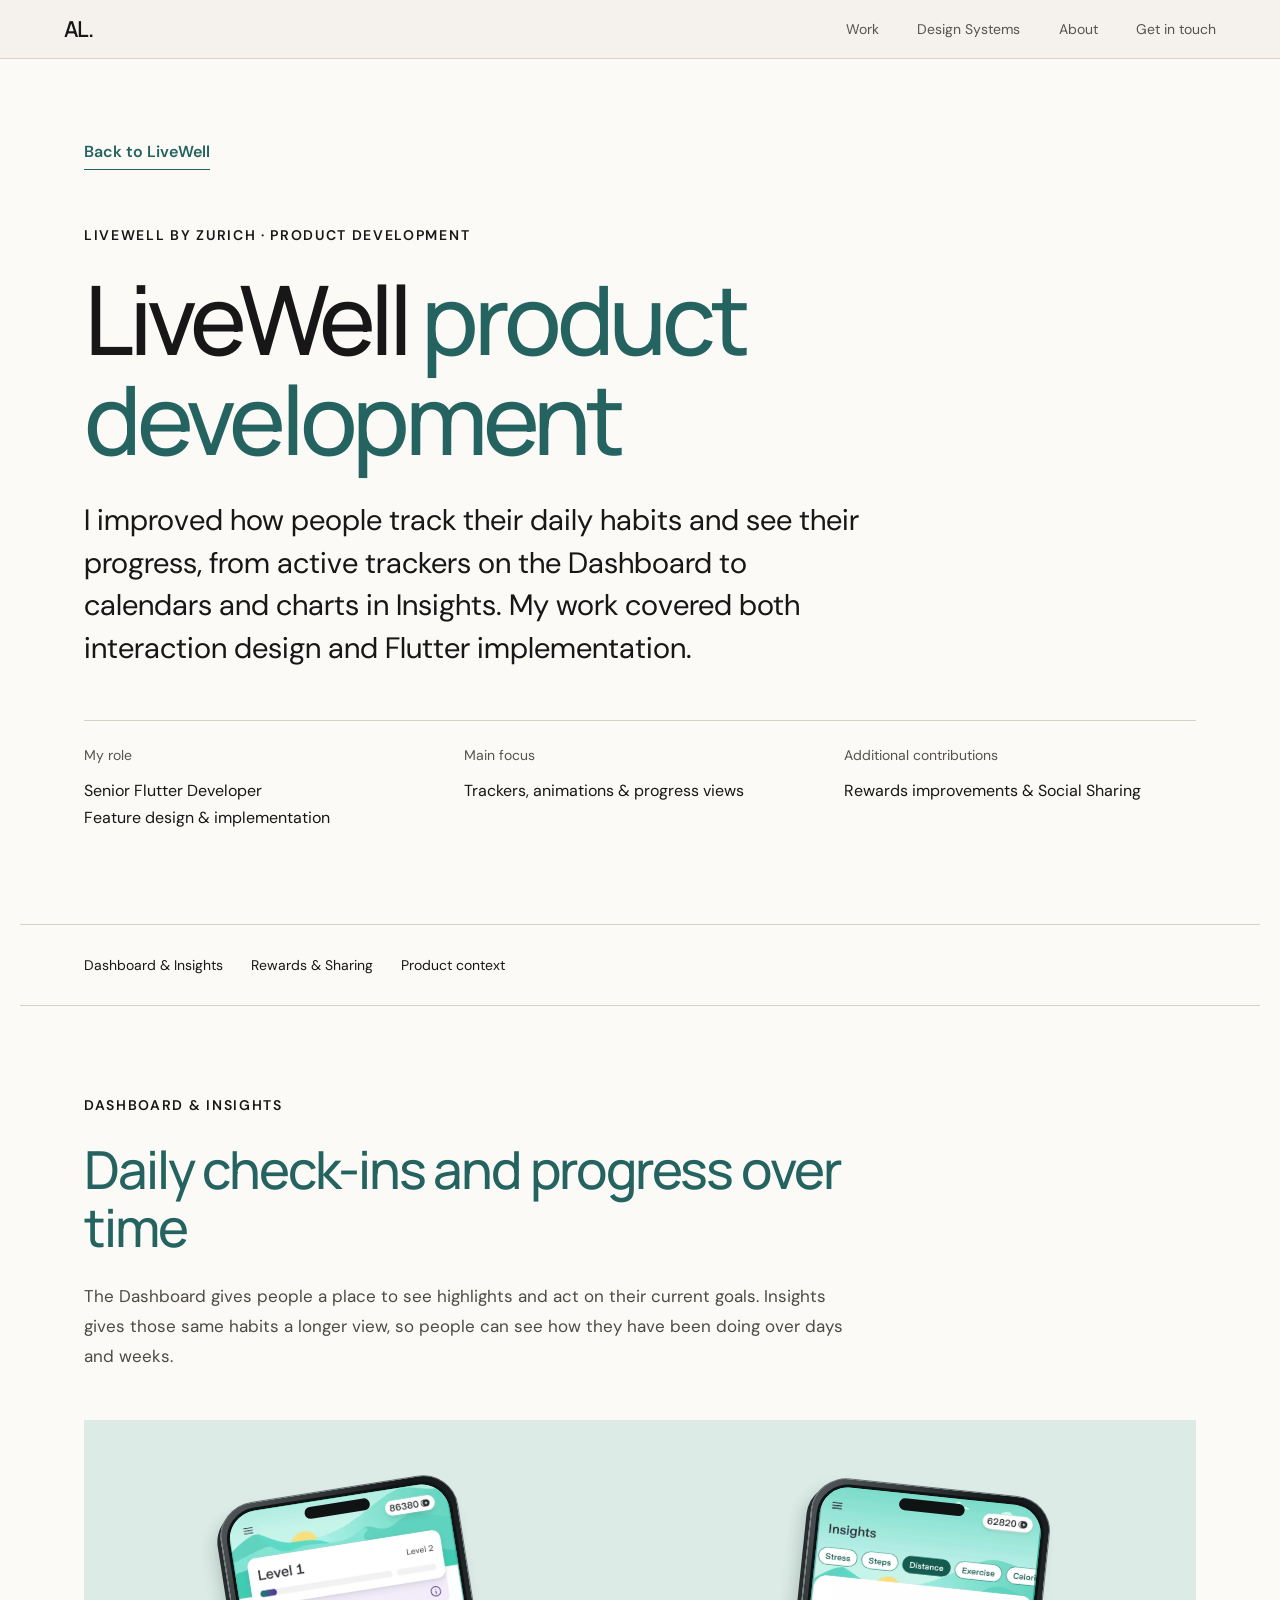
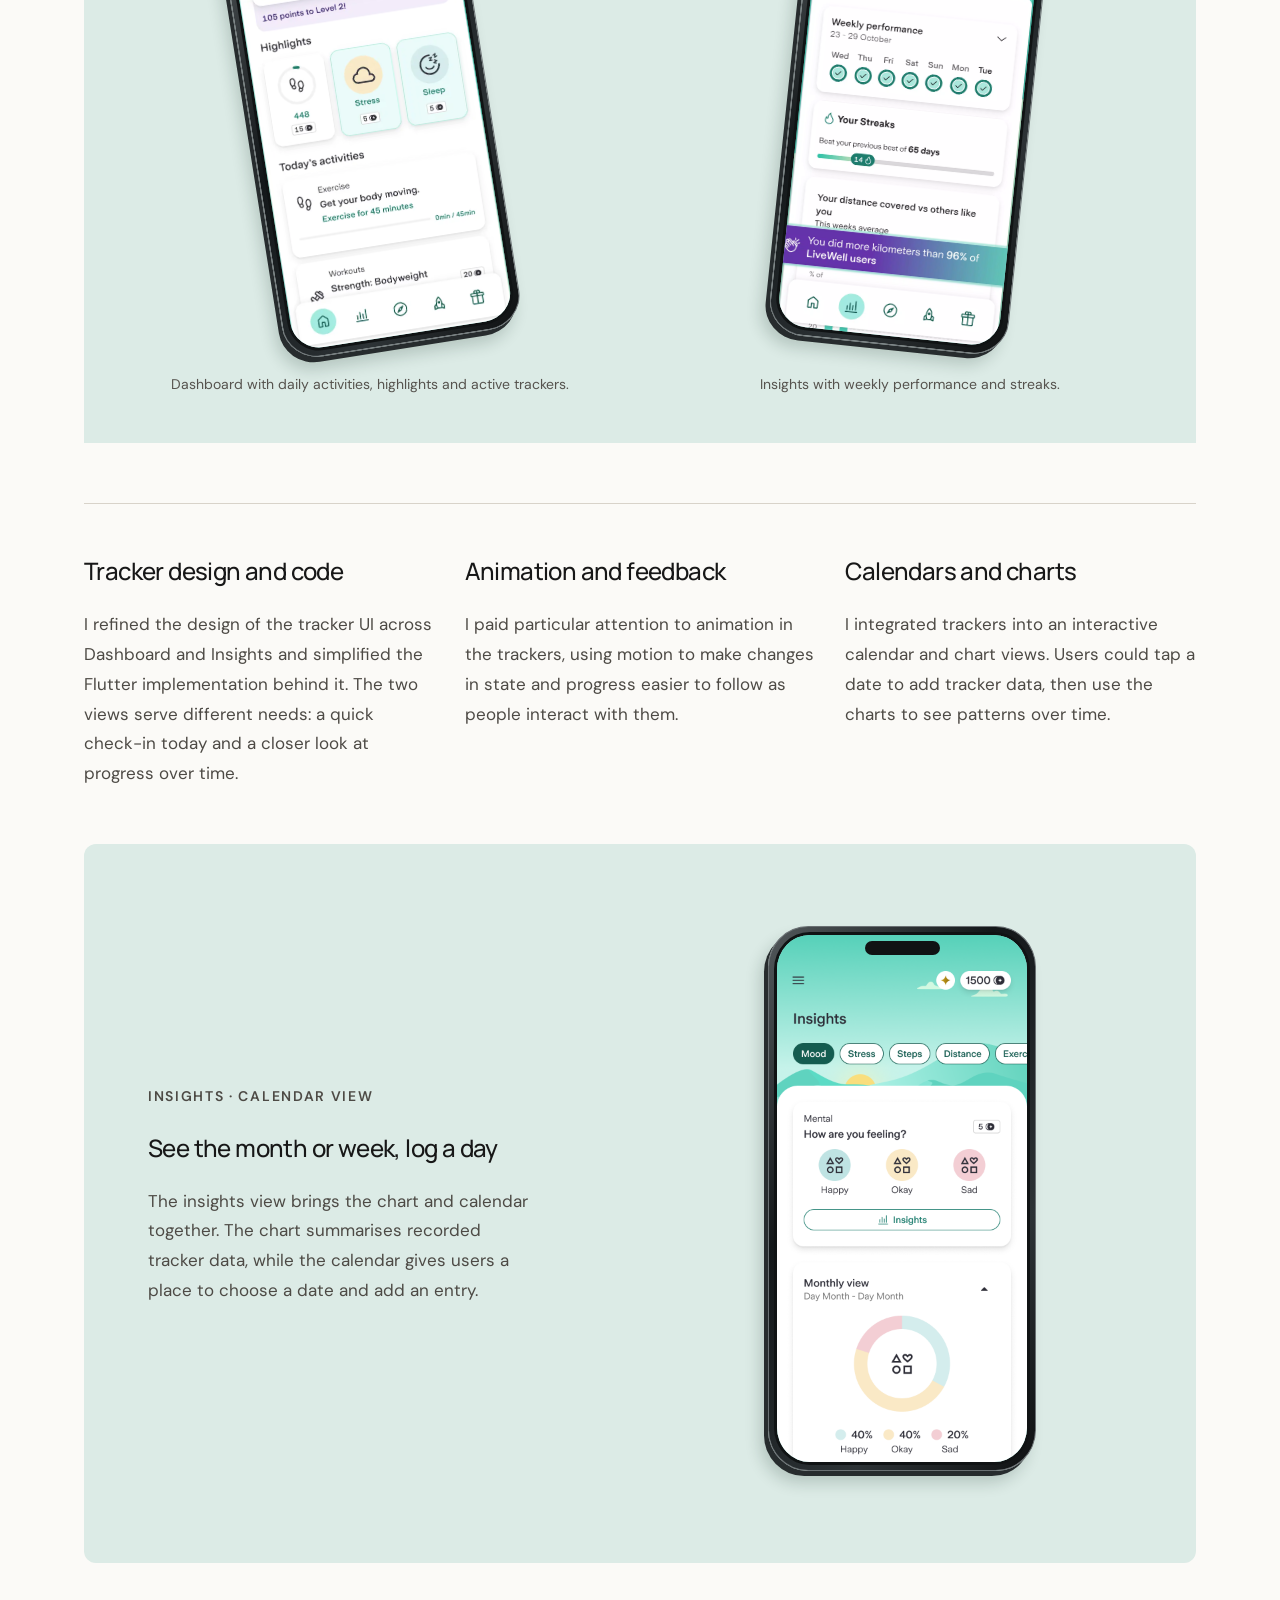
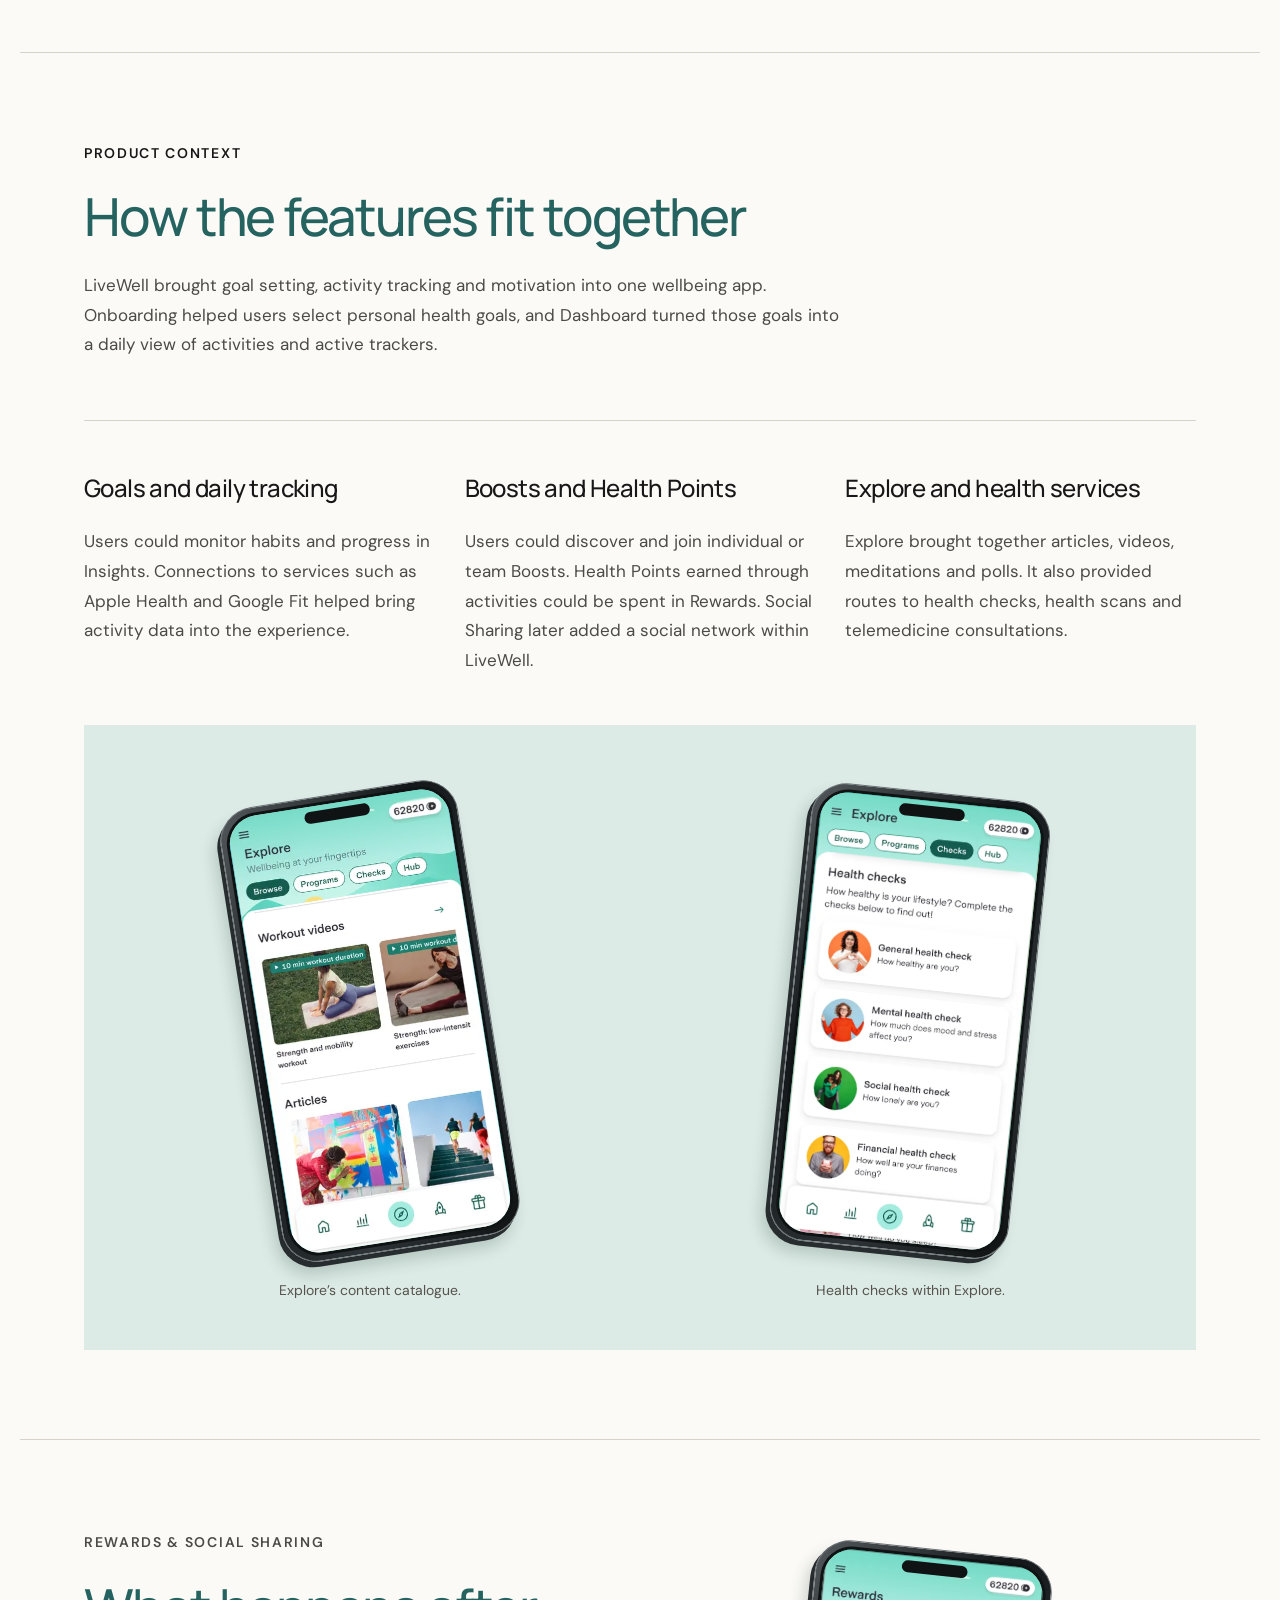
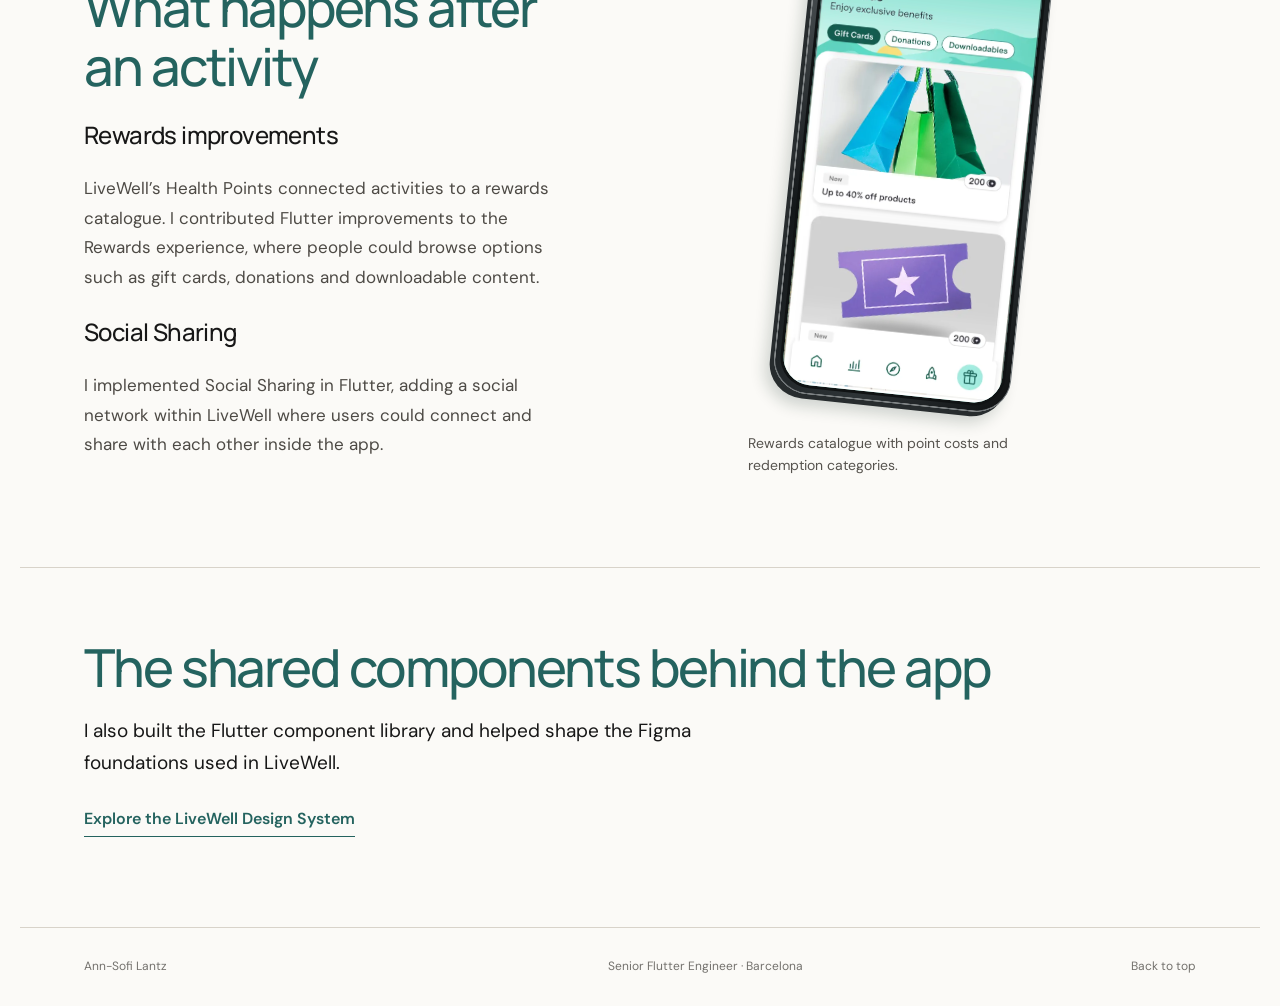
<file: livewell-product.html>
<!doctype html>
<html lang="en">

<head>
  <meta charset="utf-8" />
  <meta name="viewport" content="width=device-width, initial-scale=1" />
  <meta name="description"
    content="LiveWell product development case study covering Flutter tracker improvements, animations, calendar and chart views, Rewards and Social Sharing." />
  <link rel="icon" type="image/png" href="assets/favicon.png" />
  <title>LiveWell Product Development | Ann-Sofi Lantz</title>
  <link rel="preconnect" href="https://fonts.googleapis.com" />
  <link rel="preconnect" href="https://fonts.gstatic.com" crossorigin />
  <link
    href="https://fonts.googleapis.com/css2?family=DM+Sans:wght@400;500;600&family=Manrope:wght@400;500;600&display=swap"
    rel="stylesheet" />
  <link rel="stylesheet" href="styles.css" />
</head>

<body class="ds-page lw-product-page">
  <a class="ds-skip" href="#main">Skip to content</a>
  <header class="site-header">
    <a class="brand" href="index.html" aria-label="Portfolio home">AL.</a>
    <nav aria-label="Primary navigation">
      <a href="index.html#work">Work</a>
      <a href="index.html#design-systems">Design Systems</a>
      <a href="index.html#about">About</a>
      <a href="index.html#contact">Get in touch</a>
    </nav>
  </header>

  <main id="main">
    <section class="ds-case-hero section-shell" id="top">
      <a class="ds-text-link" href="index.html#livewell">Back to LiveWell</a>
      <p class="eyebrow">LiveWell by Zurich · Product development</p>
      <h1>LiveWell <span>product development</span></h1>
      <p class="ds-case-lede">I improved how people track their daily habits and see their progress, from active
        trackers on
        the Dashboard to calendars and charts in Insights. My work covered both interaction design and Flutter
        implementation.</p>
      <dl class="ds-role-grid">
        <div>
          <dt>My role</dt>
          <dd>Senior Flutter Developer<br>Feature design &amp; implementation</dd>
        </div>
        <div>
          <dt>Main focus</dt>
          <dd>Trackers, animations &amp; progress views</dd>
        </div>
        <div>
          <dt>Additional contributions</dt>
          <dd>Rewards improvements &amp; Social Sharing</dd>
        </div>
      </dl>
    </section>

    <nav class="ds-section-nav section-shell" aria-label="LiveWell product case study sections">
      <a href="#trackers">Dashboard &amp; Insights</a>
      <a href="#rewards-sharing">Rewards &amp; Sharing</a>
      <a href="#product-context">Product context</a>
    </nav>

    <section id="trackers" class="ds-components section-shell">
      <div class="ds-section-heading">
        <p class="eyebrow">Dashboard &amp; Insights</p>
        <h2>Daily check-ins and progress over time</h2>
        <p>The Dashboard gives people a place to see highlights and act on their current goals. Insights gives those
          same
          habits a longer view, so people can see how they have been doing over days and weeks.</p>
      </div>

      <div class="lw-product-screens">
        <figure class="ds-component-figure">
          <a class="lw-phone" href="assets/livewell-product-home.png">
            <span class="lw-phone-screen"
              style="--screen-ratio: 537 / 1068; --screen-width: 119.739292%; --screen-left: -10.242086%; --screen-top: -21.441948%;">
              <img src="assets/livewell-product-home.png" width="643" height="1394"
                alt="LiveWell Dashboard showing daily activities, progress and highlights for stress, movement and sleep" />
            </span>
          </a>
          <figcaption>Dashboard with daily activities, highlights and active trackers.</figcaption>
        </figure>
        <figure class="ds-component-figure">
          <a class="lw-phone" href="assets/lw-screen-2.jpg">
            <span class="lw-phone-screen"
              style="--screen-ratio: 540 / 1074; --screen-width: 119.074074%; --screen-left: -9.629630%; --screen-top: -21.508380%;">
              <img src="assets/lw-screen-2.jpg" width="1284" height="2778" loading="lazy"
                alt="LiveWell Insights with weekly performance, tracking categories and progress streaks" />
            </span>
          </a>
          <figcaption>Insights with weekly performance and streaks.</figcaption>
        </figure>
      </div>

      <div class="ds-detail-grid">
        <article>
          <h3>Tracker design and code</h3>
          <p>I refined the design of the tracker UI across Dashboard and Insights and simplified the Flutter
            implementation
            behind it. The two views serve different needs: a quick check-in today and a closer look at progress over
            time.</p>
        </article>
        <article>
          <h3>Animation and feedback</h3>
          <p>I paid particular attention to animation in the trackers, using motion to make changes in state and
            progress
            easier to follow as people interact with them.</p>
        </article>
        <article>
          <h3>Calendars and charts</h3>
          <p>I integrated trackers into an interactive calendar and chart views. Users could tap a date to add tracker
            data, then use the charts to see patterns over time.</p>
        </article>
      </div>

      <div class="lw-calendar-detail">
        <div class="ds-prose">
          <p class="eyebrow">Insights · Calendar view</p>
          <h3>See the month or week, log a day</h3>
          <p>The insights view brings the chart and calendar together. The chart summarises recorded
            tracker data, while the calendar gives users a place to choose a date and add an entry.</p>
        </div>
        <figure class="ds-component-figure">
          <div class="lw-phone lw-calendar-phone">
            <div class="lw-phone-screen">
              <div class="lw-calendar-scroll" tabindex="0" role="region" aria-label="Scrollable Insights screenshot"
                aria-describedby="lw-calendar-caption">
                <img src="assets/livewell-product-calendar.png" width="375" height="1266" loading="lazy"
                  alt="LiveWell Insights with the mood tracker, monthly mood chart and calendar with highlighted dates" />
              </div>
            </div>
          </div>

        </figure>
      </div>
    </section>


    <section id="product-context" class="ds-components section-shell lw-product-context">
      <div class="ds-section-heading">
        <p class="eyebrow">Product context</p>
        <h2>How the features fit together</h2>
        <p>LiveWell brought goal setting, activity tracking and motivation into one wellbeing app. Onboarding helped
          users
          select personal health goals, and Dashboard turned those goals into a daily view of activities and active
          trackers.</p>
      </div>
      <div class="ds-detail-grid">
        <article>
          <h3>Goals and daily tracking</h3>
          <p>Users could monitor habits and progress in Insights. Connections to services such as Apple Health and
            Google Fit helped bring activity data into the experience.</p>
        </article>
        <article>
          <h3>Boosts and Health Points</h3>
          <p>Users could discover and join individual or team Boosts. Health Points earned through activities could be
            spent in Rewards. Social Sharing later added a social network within LiveWell.</p>
        </article>
        <article>
          <h3>Explore and health services</h3>
          <p>Explore brought together articles, videos, meditations and polls. It also provided routes to health checks,
            health scans and telemedicine consultations.</p>
        </article>
      </div>

      <div class="lw-product-screens lw-product-explore">
        <figure class="ds-component-figure">
          <a class="lw-phone" href="assets/livewell-product-explore.webp">
            <span class="lw-phone-screen"
              style="--screen-ratio: 375 / 747; --screen-width: 171.466667%; --screen-left: -34.666667%; --screen-top: -70.013387%;">
              <img src="assets/livewell-product-explore.webp" width="643" height="1394" loading="lazy"
                alt="Explore Browse screen featuring workout videos and articles" />
            </span>
          </a>
          <figcaption>Explore’s content catalogue.</figcaption>
        </figure>
        <figure class="ds-component-figure">
          <a class="lw-phone" href="assets/livewell-product-checks.webp">
            <span class="lw-phone-screen"
              style="--screen-ratio: 537 / 1070; --screen-width: 119.739292%; --screen-left: -9.497207%; --screen-top: -21.495327%;">
              <img src="assets/livewell-product-checks.webp" width="643" height="1394" loading="lazy"
                alt="Explore Checks screen with general, mental, social and financial health check options" />
            </span>
          </a>
          <figcaption>Health checks within Explore.</figcaption>
        </figure>
      </div>
    </section>


    <section id="rewards-sharing" class="ds-components section-shell lw-product-rewards">
      <div class="travel-map">
        <div class="ds-prose">
          <p class="eyebrow">Rewards &amp; Social Sharing</p>
          <h2>What happens after an activity</h2>
          <h3>Rewards improvements</h3>
          <p>LiveWell’s Health Points connected activities to a rewards catalogue. I contributed Flutter improvements to
            the Rewards experience, where people could browse options such as gift cards, donations and downloadable
            content.</p>
          <h3>Social Sharing</h3>
          <p>I implemented Social Sharing in Flutter, adding a social network within LiveWell where users could connect
            and share with each other inside the app.</p>
        </div>
        <figure class="ds-component-figure">
          <a class="lw-phone" href="assets/livewell-product-rewards.webp">
            <span class="lw-phone-screen"
              style="--screen-ratio: 537 / 1070; --screen-width: 119.739292%; --screen-left: -10.614525%; --screen-top: -21.588785%;">
              <img src="assets/livewell-product-rewards.webp" width="643" height="1394" loading="lazy"
                alt="Rewards screen showing the Health Points balance and reward categories" />
            </span>
          </a>
          <figcaption>Rewards catalogue with point costs and redemption categories.</figcaption>
        </figure>
      </div>
    </section>

    <section class="ds-end section-shell">
      <h2>The shared components behind the app</h2>
      <p>I also built the Flutter component library and helped shape the Figma foundations used in LiveWell.</p>
      <a class="ds-text-link" href="livewell-design-system.html">Explore the LiveWell Design System</a>
    </section>
  </main>

  <footer class="site-footer section-shell">
    <span>Ann-Sofi Lantz</span><span>Senior Flutter Engineer · Barcelona</span><a href="#top">Back to top</a>
  </footer>
  <script src="script.js"></script>
</body>

</html>
</file>
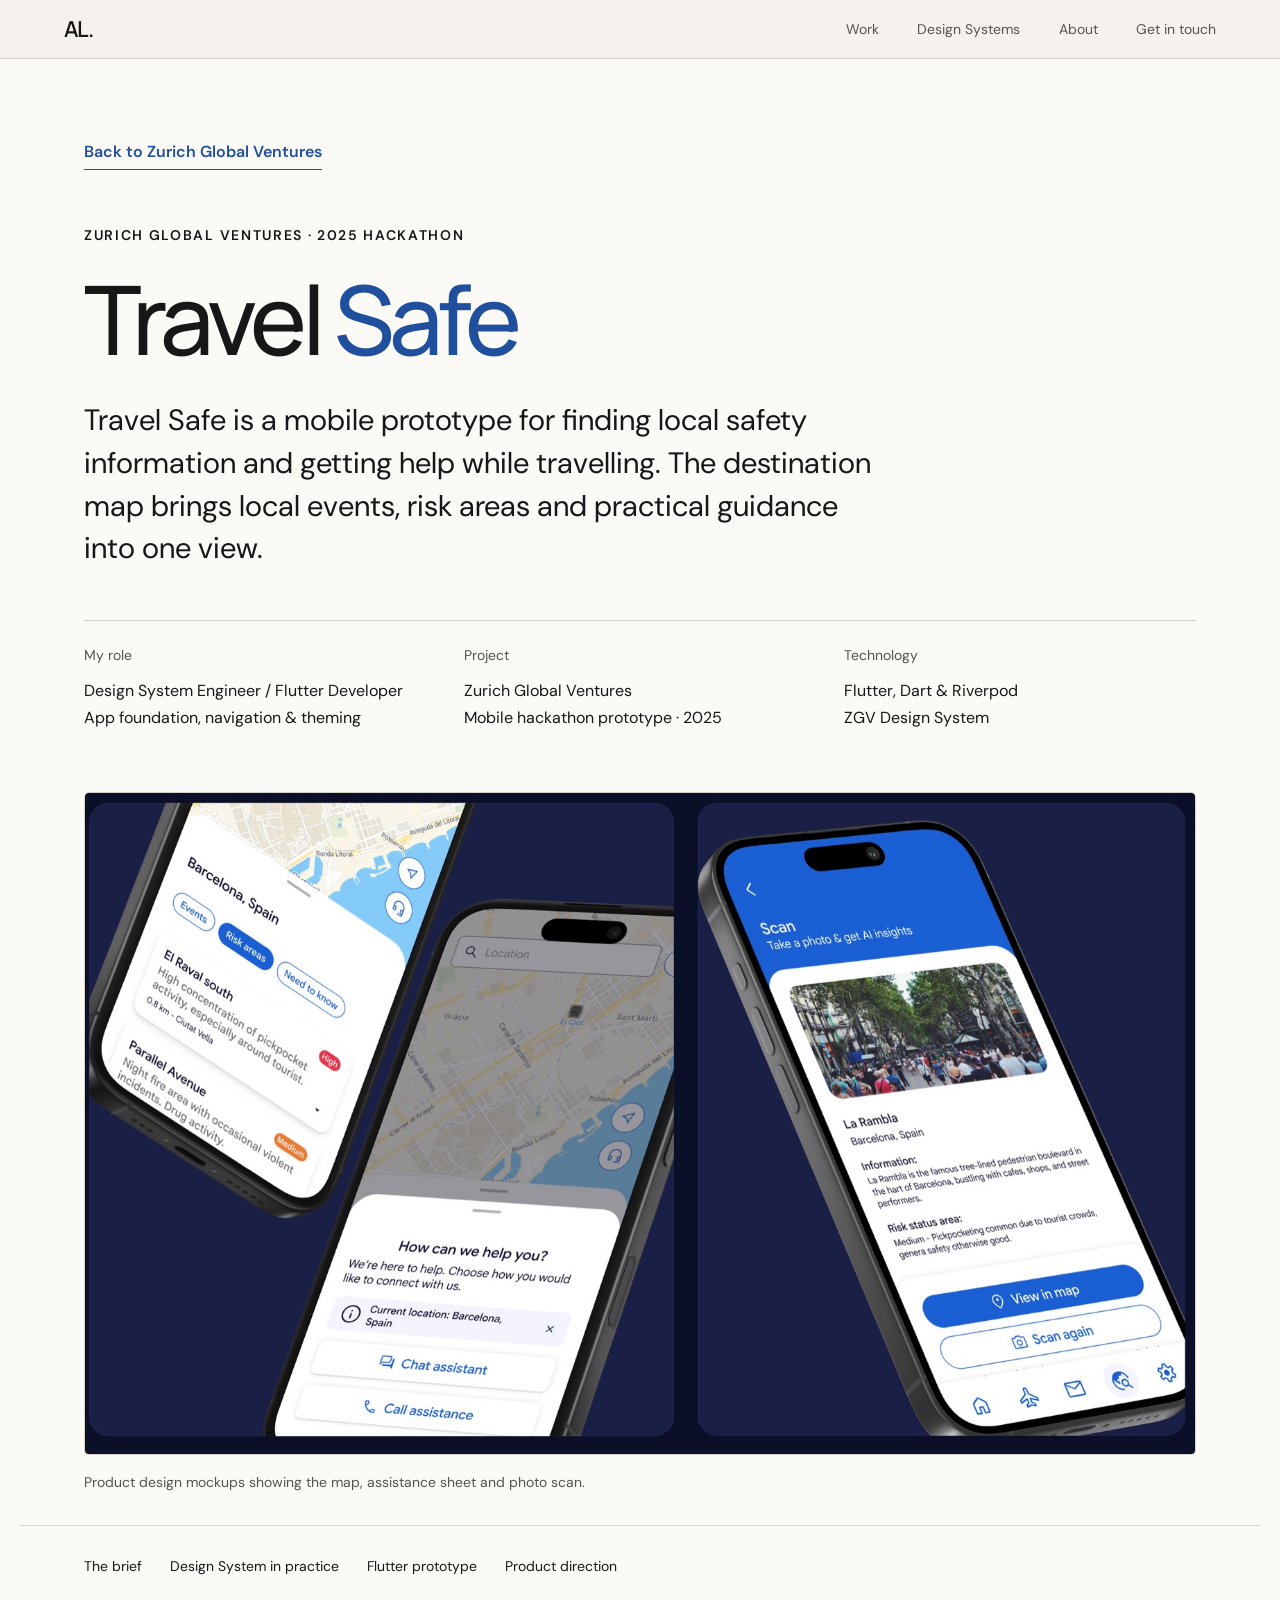
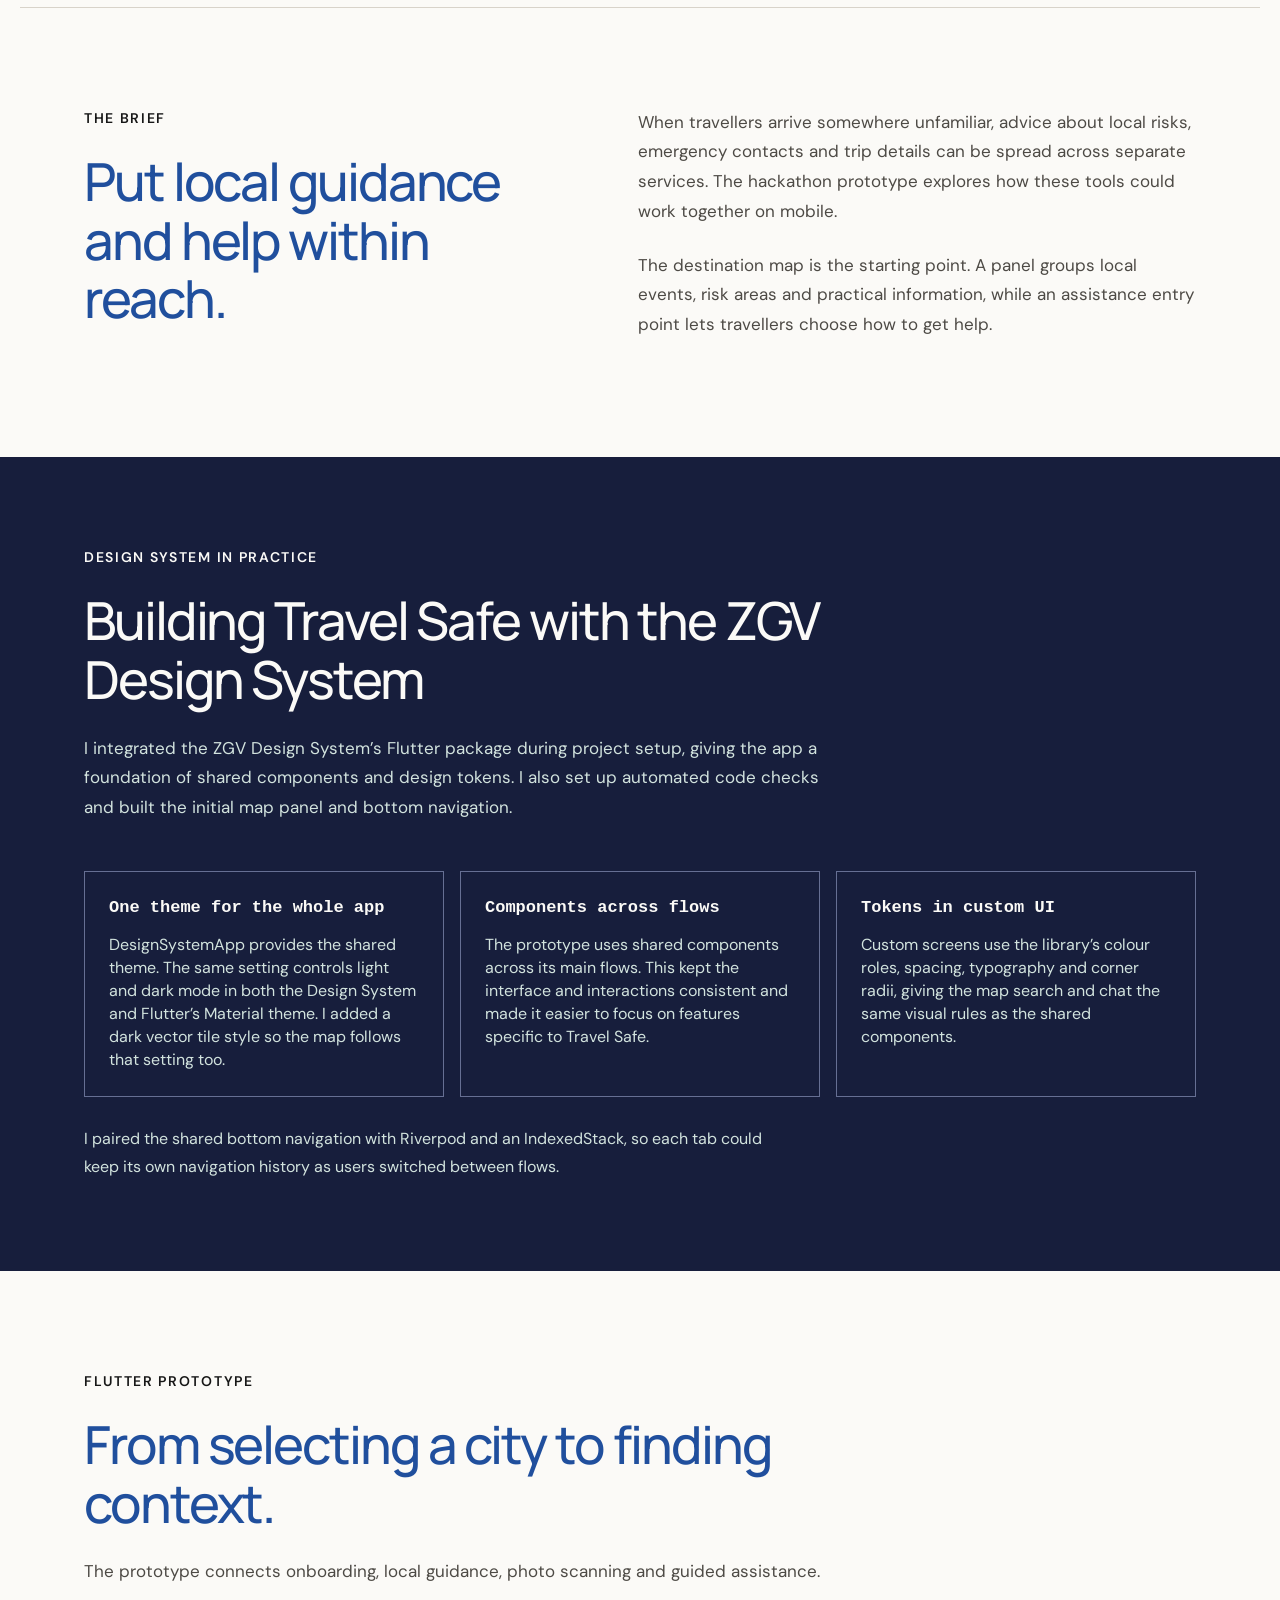
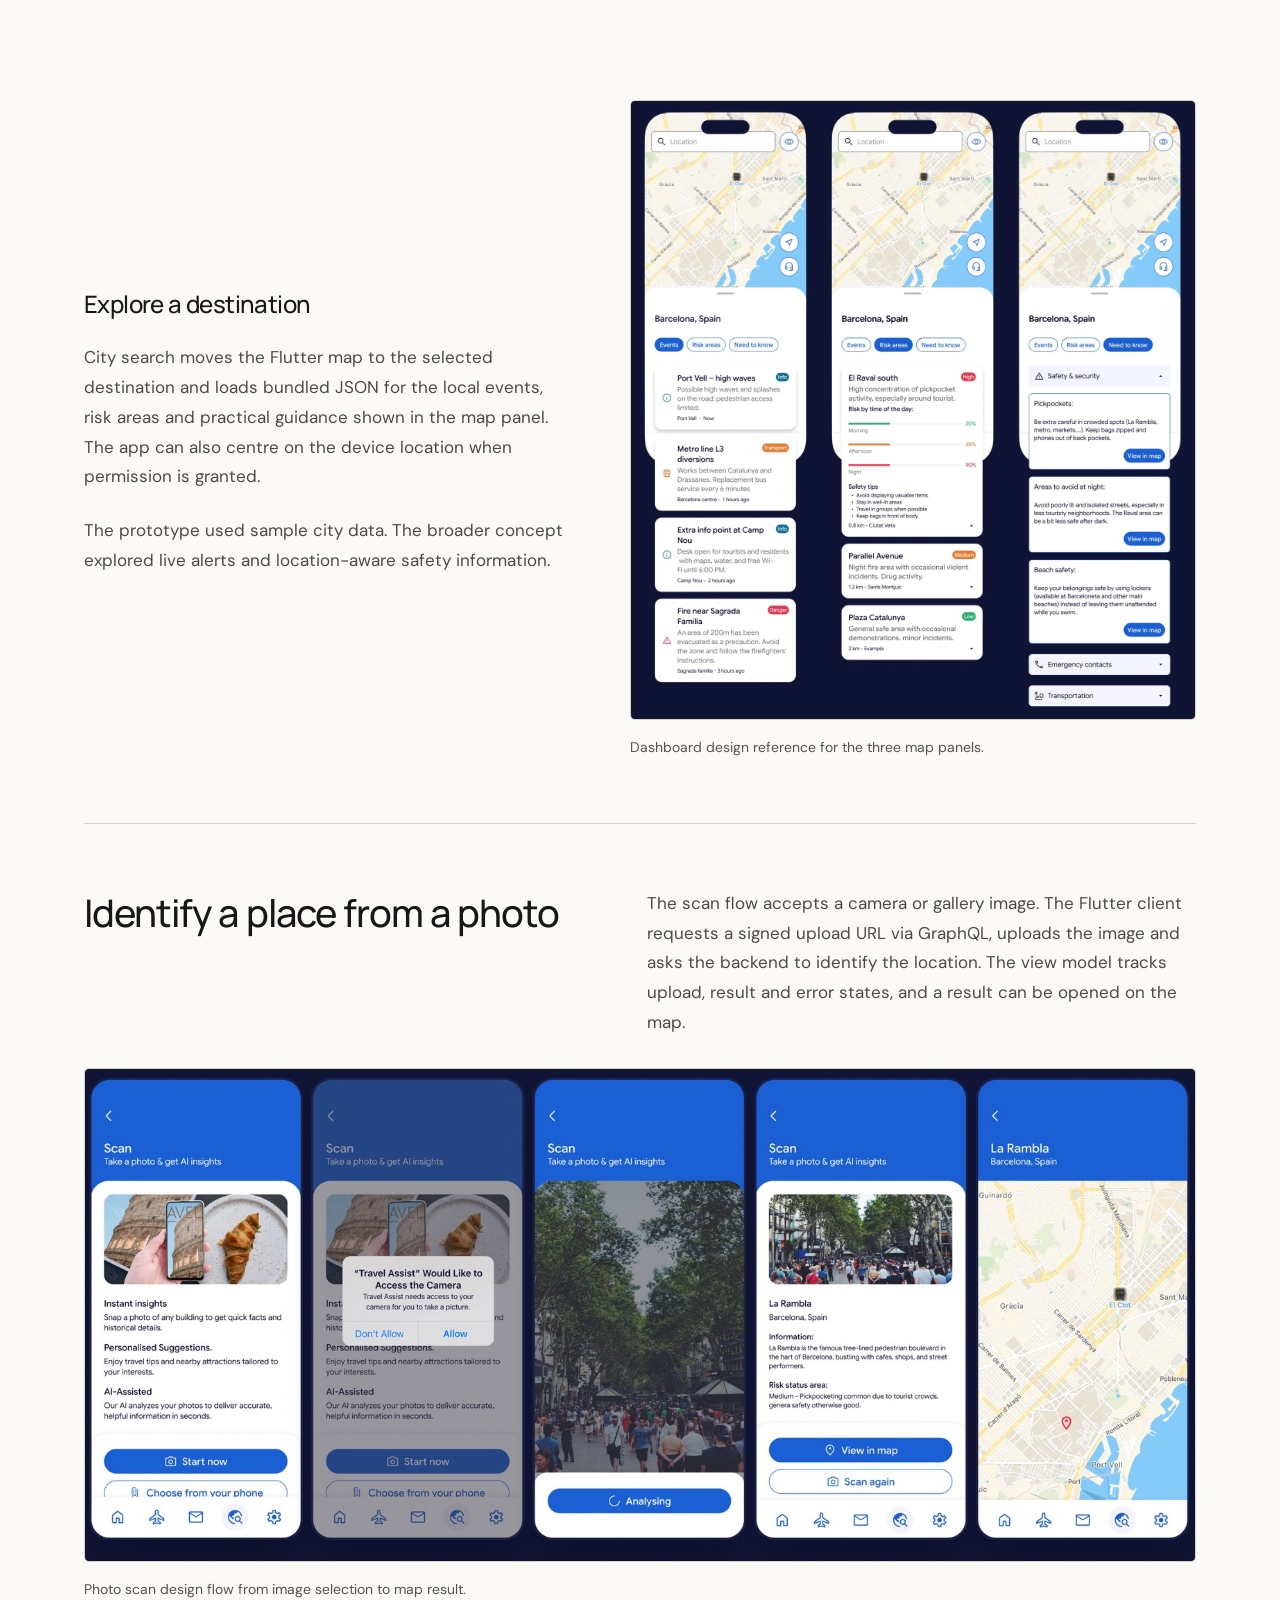
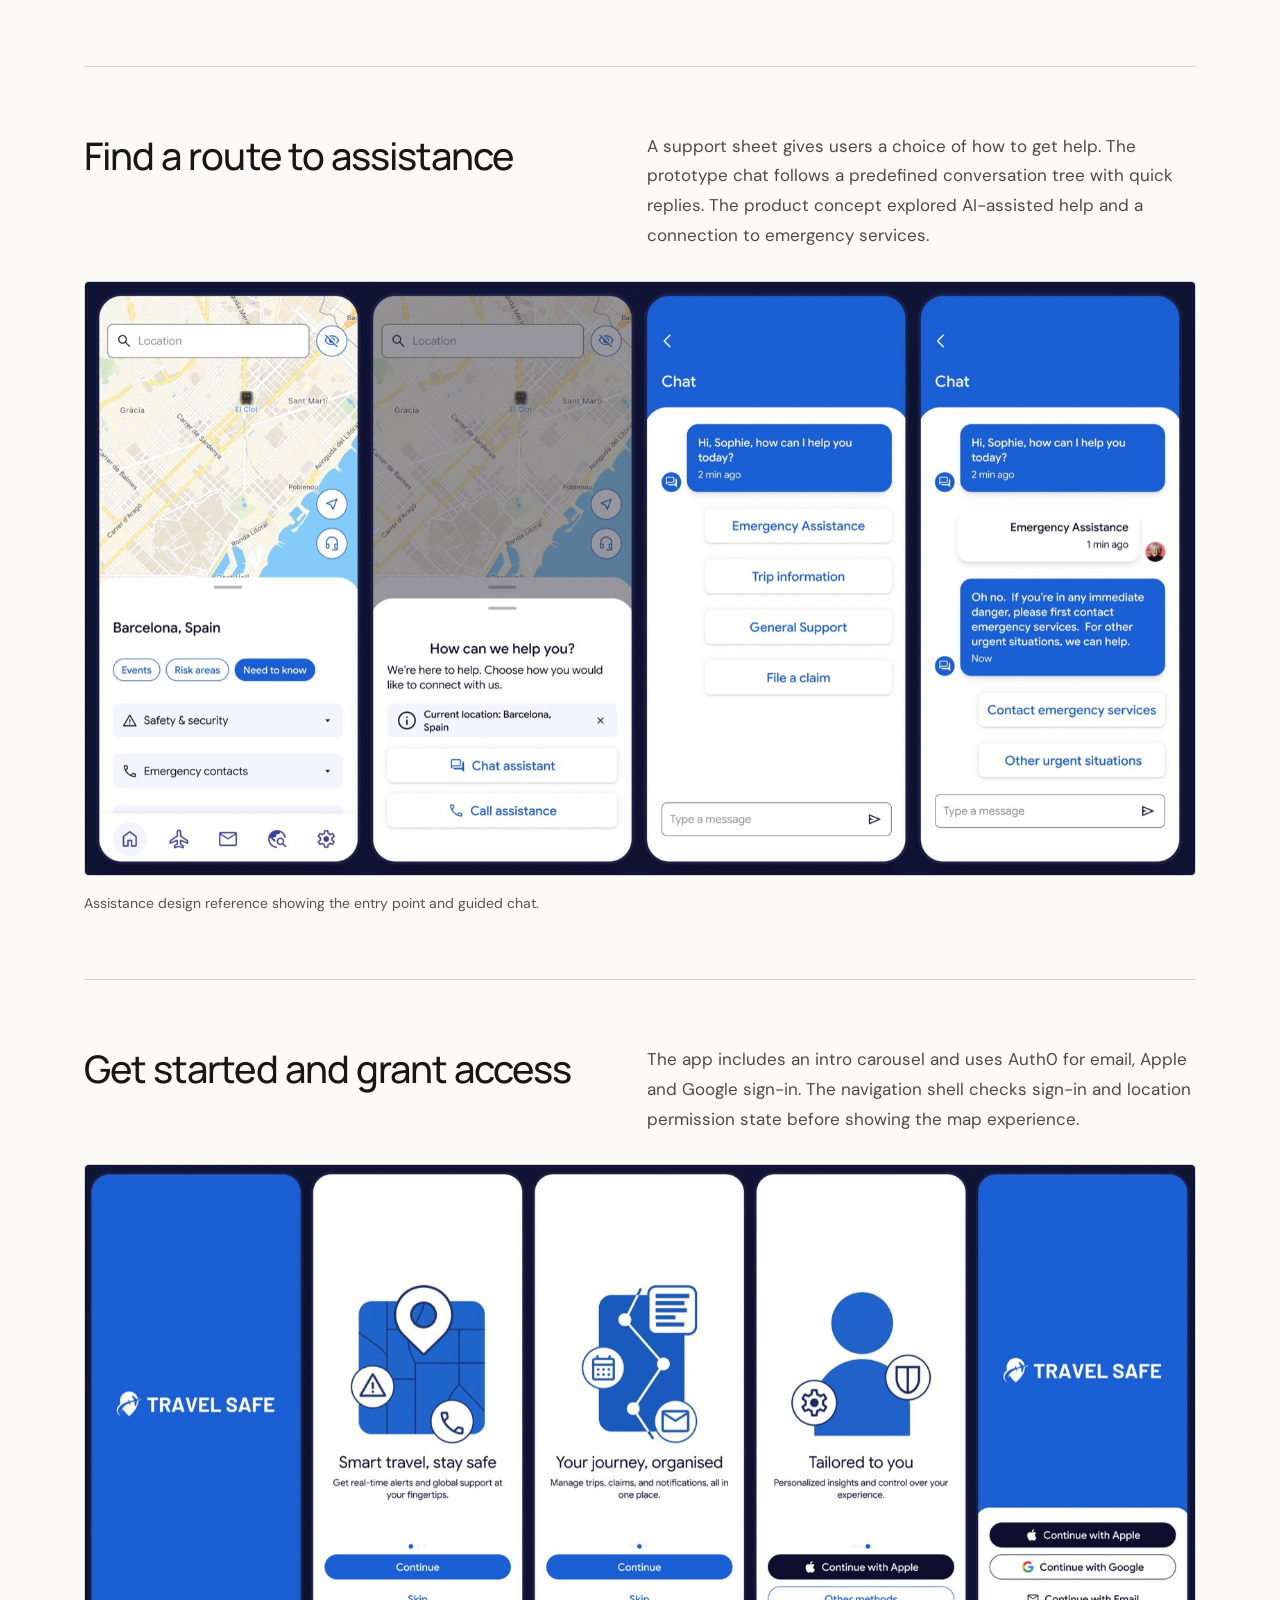
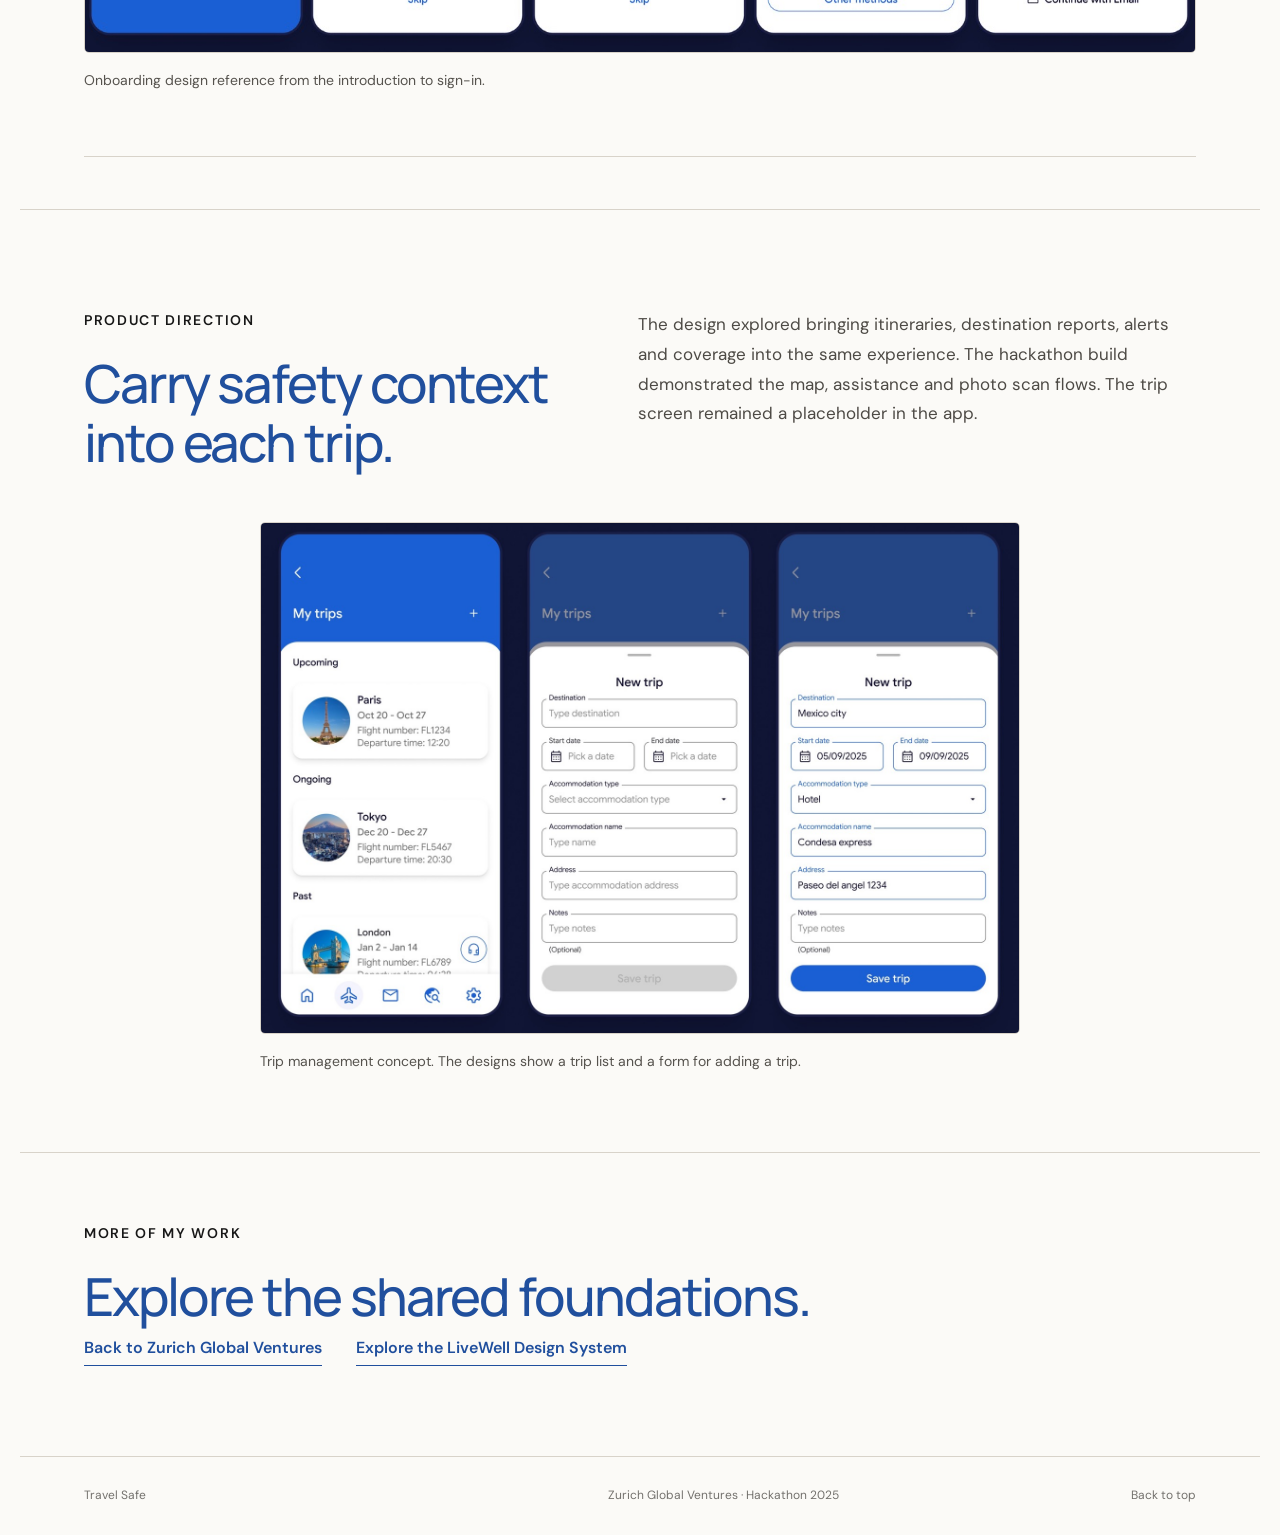
<file: travel-safe.html>
<!doctype html>
<html lang="en">

<head>
  <meta charset="utf-8" />
  <meta name="viewport" content="width=device-width, initial-scale=1" />
  <link rel="icon" type="image/png" href="assets/favicon.png">
  <meta name="description"
    content="Travel Safe is a mobile prototype for destination guidance and assistance, built with Flutter and the ZGV Design System at a Zurich Global Ventures hackathon." />
  <title>Travel Safe | Zurich Global Ventures Hackathon</title>
  <link rel="preconnect" href="https://fonts.googleapis.com">
  <link rel="preconnect" href="https://fonts.gstatic.com" crossorigin>
  <link
    href="https://fonts.googleapis.com/css2?family=DM+Sans:wght@400;500;600&family=Manrope:wght@400;500;600&display=swap"
    rel="stylesheet">
  <link rel="stylesheet" href="styles.css" />
</head>

<body class="ds-page travel-page">
  <a class="ds-skip" href="#main">Skip to content</a>
  <header class="site-header">
    <a class="brand" href="index.html" aria-label="Portfolio home">AL.</a>
    <nav aria-label="Primary navigation"><a href="index.html#work">Work</a><a href="index.html#design-systems">Design
        Systems</a><a href="index.html#about">About</a><a href="index.html#contact">Get in touch</a></nav>
  </header>
  <main id="main">
    <section class="ds-case-hero section-shell" id="top">
      <a class="ds-text-link" href="index.html#zgv">Back to Zurich Global Ventures</a>
      <p class="eyebrow">Zurich Global Ventures · 2025 Hackathon</p>
      <h1>Travel <span>Safe</span></h1>
      <p class="ds-case-lede">Travel Safe is a mobile prototype for finding local safety information and getting help while travelling. The destination map brings local events, risk areas and practical guidance into one view.</p>
      <dl class="ds-role-grid">
        <div><dt>My role</dt><dd>Design System Engineer / Flutter Developer<br>App foundation, navigation &amp; theming</dd></div>
        <div><dt>Project</dt><dd>Zurich Global Ventures<br>Mobile hackathon prototype · 2025</dd></div>
        <div><dt>Technology</dt><dd>Flutter, Dart &amp; Riverpod<br>ZGV Design System</dd></div>
      </dl>
    </section>

    <figure class="ds-cover ds-component-figure section-shell">
          <a href="assets/travel-safe-cover.jpg">
            <img src="assets/travel-safe-cover.jpg" alt="Travel Safe design mockups showing local risk guidance, assistance options and a photo scan result" width="1600" height="953" loading="lazy" />
          </a>
          <figcaption>Product design mockups showing the map, assistance sheet and photo scan.</figcaption>
        </figure>
    <nav class="ds-section-nav section-shell" aria-label="Travel Safe case study sections">
      <a href="#problem">The brief</a>
      <a href="#contribution">Design System in practice</a>
      <a href="#prototype">Flutter prototype</a>
      <a href="#product-direction">Product direction</a>
    </nav>

    <section id="problem" class="ds-story section-shell">
      <div><p class="eyebrow">The brief</p><h2>Put local guidance and help within reach.</h2></div>
      <div class="ds-prose">
        <p>When travellers arrive somewhere unfamiliar, advice about local risks, emergency contacts and trip details can be spread across separate services. The hackathon prototype explores how these tools could work together on mobile.</p>
        <p>The destination map is the starting point. A panel groups local events, risk areas and practical information, while an assistance entry point lets travellers choose how to get help.</p>
      </div>
    </section>

    <section id="contribution" class="ds-engineering">
      <div class="section-shell">
        <div class="ds-section-heading">
          <p class="eyebrow">Design System in practice</p>
          <h2>Building Travel Safe with the ZGV Design System</h2>
          <p>I integrated the ZGV Design System’s Flutter package during project setup, giving the app a foundation of shared components and design tokens. I also set up automated code checks and built the initial map panel and bottom navigation.</p>
        </div>
        <div class="ds-architecture ds-travel-architecture">
          <div><strong>One theme for the whole app</strong><span>DesignSystemApp provides the shared theme. The same setting controls light and dark mode in both the Design System and Flutter’s Material theme. I added a dark vector tile style so the map follows that setting too.</span></div>
          <div><strong>Components across flows</strong><span>The prototype uses shared components across its main flows. This kept the interface and interactions consistent and made it easier to focus on features specific to Travel Safe.</span></div>
          <div><strong>Tokens in custom UI</strong><span>Custom screens use the library’s colour roles, spacing, typography and corner radii, giving the map search and chat the same visual rules as the shared components.</span></div>
        </div>
        <p class="travel-navigation-note">I paired the shared bottom navigation with Riverpod and an IndexedStack, so each tab could keep its own navigation history as users switched between flows.</p>
      </div>
    </section>

    <section id="prototype" class="ds-components section-shell">
      <div class="ds-section-heading">
        <p class="eyebrow">Flutter prototype</p>
        <h2>From selecting a city to finding context.</h2>
        <p>The prototype connects onboarding, local guidance, photo scanning and guided assistance.</p>
      </div>
      <article class="ds-component-showcase travel-map">
        <div class="ds-prose">
          <h3>Explore a destination</h3>
          <p>City search moves the Flutter map to the selected destination and loads bundled JSON for the local events, risk areas and practical guidance shown in the map panel. The app can also centre on the device location when permission is granted.</p>
          <p>The prototype used sample city data. The broader concept explored live alerts and location-aware safety information.</p>
        </div>
        <figure class="ds-component-figure">
          <a href="assets/travel-safe-dashboard.jpg">
            <img src="assets/travel-safe-dashboard.jpg" alt="Three dashboard designs showing a Barcelona map with events, risk areas and practical guidance" width="1463" height="1600" loading="lazy" />
          </a>
          <figcaption>Dashboard design reference for the three map panels.</figcaption>
        </figure>
      </article>
      <article class="ds-component-showcase">
        <div class="ds-gallery-heading">
          <div><h3>Identify a place from a photo</h3></div>
          <p>The scan flow accepts a camera or gallery image. The Flutter client requests a signed upload URL via GraphQL, uploads the image and asks the backend to identify the location. The view model tracks upload, result and error states, and a result can be opened on the map.</p>
        </div>
        <figure class="ds-component-figure">
          <a href="assets/travel-safe-scan.jpg">
            <img src="assets/travel-safe-scan.jpg" alt="Photo scan designs showing entry, camera permission, analysis, place result and map" width="1600" height="710" loading="lazy" />
          </a>
          <figcaption>Photo scan design flow from image selection to map result.</figcaption>
        </figure>
      </article>
      <article class="ds-component-showcase">
        <div class="ds-gallery-heading">
          <div><h3>Find a route to assistance</h3></div>
          <p>A support sheet gives users a choice of how to get help. The prototype chat follows a predefined conversation tree with quick replies. The product concept explored AI-assisted help and a connection to emergency services.</p>
        </div>
        <figure class="ds-component-figure">
          <a href="assets/travel-safe-chat.jpg">
            <img src="assets/travel-safe-chat.jpg" alt="Design screens showing the map, assistance choices and guided support conversation" width="1600" height="855" loading="lazy" />
          </a>
          <figcaption>Assistance design reference showing the entry point and guided chat.</figcaption>
        </figure>
      </article>
      <article class="ds-component-showcase">
        <div class="ds-gallery-heading">
          <div><h3>Get started and grant access</h3></div>
          <p>The app includes an intro carousel and uses Auth0 for email, Apple and Google sign-in. The navigation shell checks sign-in and location permission state before showing the map experience.</p>
        </div>
        <figure class="ds-component-figure">
          <a href="assets/travel-safe-onboarding.jpg">
            <img src="assets/travel-safe-onboarding.jpg" alt="Travel Safe splash, introduction and sign-in design screens" width="1600" height="701" loading="lazy" />
          </a>
          <figcaption>Onboarding design reference from the introduction to sign-in.</figcaption>
        </figure>
      </article>
    </section>

    <section id="product-direction" class="ds-product section-shell">
      <div class="ds-story">
        <div><p class="eyebrow">Product direction</p><h2>Carry safety context into each trip.</h2></div>
        <div class="ds-prose">
          <p>The design explored bringing itineraries, destination reports, alerts and coverage into the same experience. The hackathon build demonstrated the map, assistance and photo scan flows. The trip screen remained a placeholder in the app.</p>
        </div>
      </div>
      <figure class="ds-component-figure travel-concept">
          <a href="assets/travel-safe-trips.jpg">
            <img src="assets/travel-safe-trips.jpg" alt="Concept screens for upcoming, ongoing and past trips and a new-trip form" width="1600" height="1076" loading="lazy" />
          </a>
          <figcaption>Trip management concept. The designs show a trip list and a form for adding a trip.</figcaption>
        </figure>
    </section>
    <section class="ds-end section-shell">
      <p class="eyebrow">More of my work</p>
      <h2>Explore the shared foundations.</h2>
      <a class="ds-text-link" href="index.html#zgv">Back to Zurich Global Ventures</a>
      <a class="ds-text-link" href="livewell-design-system.html">Explore the LiveWell Design System</a>
    </section>
  </main>
  <footer class="site-footer section-shell"><span>Travel Safe</span><span>Zurich Global Ventures · Hackathon 2025</span><a href="#top">Back to top</a></footer>
  <script src="script.js"></script>
</body>

</html>
</file>
<file: styles.css>
:root {
  --bg: #f5f2ec;
  --paper: #fbfaf7;
  --ink: #171717;
  --muted: #73716d;
  --line: #d8d3ca;
  --accent: #24635f;
  --accent-soft: #dcebe6;
  --blue: #244460;
  --max: 1240px;
  --pad: clamp(22px, 5vw, 72px);
}

* { box-sizing: border-box; }
html { scroll-behavior: smooth; }
body {
  margin: 0;
  color: var(--ink);
  background: var(--bg);
  font-family: "DM Sans", system-ui, sans-serif;
  line-height: 1.45;
  -webkit-font-smoothing: antialiased;
}
img { display: block; width: 100%; }
a { color: inherit; text-decoration: none; }


/* Sticky site navigation */
.site-header {
  position: fixed;
  top: 0;
  left: 0;
  right: 0;
  width: 100%;
  z-index: 1000;

  display: flex;
  align-items: center;
  justify-content: space-between;
  padding: 18px var(--pad);

  background: color-mix(in srgb, var(--bg) 94%, transparent);
  backdrop-filter: blur(16px);
  -webkit-backdrop-filter: blur(16px);

  border-bottom: 1px solid var(--line);
}

@media (max-width: 600px) {
  .site-header {
    padding-top: 14px;
    padding-bottom: 14px;
  }

  .site-header nav {
    gap: 16px;
    font-size: 13px;
  }
}
.site-header.scrolled { border-color: var(--line); }
.brand { font: 600 22px/1 "Manrope", sans-serif; letter-spacing: -0.05em; }
.site-header nav { display: flex; gap: clamp(18px, 3vw, 44px); font-size: 14px; }
.site-header nav a { opacity: .72; }
.site-header nav a:hover { opacity: 1; }
.contact-link { padding-bottom: 2px; }

.section-shell { max-width: var(--max); margin: 0 auto; padding-left: var(--pad); padding-right: var(--pad); }

.section-shell h2 {  color: var(--accent); }

.outcome-list {
  list-style: none;
  padding: 0;
  margin: 24px 0 0 0;
  display: flex;
  flex-direction: column;
  gap: 12px;
}

.outcome-list li {
  padding-left: 28px;
  position: relative;
  font-size: 15px;
  line-height: 1.6;
}

.outcome-list li::before {
  content: "✓";
  position: absolute;
  left: 0;
  color: var(--accent);
  font-weight: 600;
  font-size: 18px;
  line-height: 1;
}

   
.hero { min-height: 78vh; display: flex; flex-direction: column; justify-content: space-between; padding-top: clamp(90px, 12vw, 165px); padding-bottom: 72px; }
.eyebrow { margin: 0 0 24px; font-size: 12px; font-weight: 600; letter-spacing: .12em; text-transform: uppercase; }
.display { max-width: 1050px; margin: 0; font: 500 clamp(44px, 6.1vw, 88px)/1.02 "Manrope", sans-serif; letter-spacing: -.055em; }
.display span { color: var(--accent); }
.hero-bottom { display: grid; grid-template-columns: 1.5fr 1fr; gap: 64px; align-items: end; margin-top: 84px; }
.hero-copy { max-width: 700px; margin: 0; font-size: clamp(20px, 2.2vw, 30px); line-height: 1.35; letter-spacing: -.02em; }
.hero-meta { display: grid; gap: 8px; justify-self: end; font-size: 13px; color: var(--muted); text-align: right; }

.hero-gallery { display: grid; grid-template-columns: 1.2fr .9fr .75fr; align-items: end; gap: 14px; padding: 0 14px 14px; background: var(--ink); }
.hero-shot { overflow: hidden; margin: 0; background: #ddd; }
.hero-shot img { height: 64vw; max-height: 850px; min-height: 470px; object-fit: cover; }
.hero-shot-a img { object-position: center; }
.hero-shot-b img { object-position: 65% center; }
.hero-shot-c img { object-position: center 35%; }

.work-index { padding-top: 130px; padding-bottom: 160px; }
.section-kicker { margin-bottom: 52px; font-size: 13px; color: var(--muted); }
.work-list { border-top: 1px solid var(--line); }
.work-row { display: grid; grid-template-columns: 80px 1.2fr 1fr 28px; gap: 16px; align-items: center; padding: 28px 0; border-bottom: 1px solid var(--line); transition: padding .2s ease, opacity .2s ease; }
.work-row:hover { padding-left: 10px; }
.work-number, .work-tags { color: var(--muted); font-size: 13px; }
.work-name { font: 500 clamp(22px, 3vw, 40px)/1.1 "Manrope", sans-serif; letter-spacing: -.03em; }
.work-arrow { font-size: 24px; }

.case-study { padding-top: 120px; background: var(--paper); }
.case-hero { display: grid; grid-template-columns: minmax(0, 1.5fr) minmax(260px, .7fr); gap: 80px; padding-bottom: 88px; }
.case-title-wrap h2 { margin: 0; font: 500 clamp(42px, 5.4vw, 72px)/1 "Manrope", sans-serif; letter-spacing: -.05em; }
.about h2, .contact h2 { margin: 0; font: 500 clamp(48px, 7vw, 96px)/1 "Manrope", sans-serif; letter-spacing: -.055em; }
.case-lede { max-width: 850px; margin: 28px 0 0; font-size: clamp(21px, 2.4vw, 32px); line-height: 1.32; letter-spacing: -.02em; color: #3f3e3b; }
.case-facts { align-self: end; border-top: 1px solid var(--line); }
.case-facts div { display: grid; grid-template-columns: 100px 1fr; gap: 20px; padding: 15px 0; border-bottom: 1px solid var(--line); font-size: 13px; }
.case-facts span { color: var(--muted); }
.case-facts strong { font-weight: 500; }

.full-bleed { width: 100%; }
.media-panel { padding: clamp(28px, 5vw, 78px); }
.media-panel img { max-width: 1200px; margin: 0 auto; max-height: 760px; object-fit: contain; }
.blue-panel { background: #cfe4df; }
.soft-panel { background: #e8eef0; }
.dark-media { padding: clamp(18px, 3vw, 44px); background: #111218; }
.dark-media img { max-width: 1450px; margin: 0 auto; }

.case-grid { display: grid; grid-template-columns: 260px minmax(0, 1fr); gap: 88px; padding-top: 120px; padding-bottom: 70px; }
.case-nav { position: sticky; top: 105px; align-self: start; display: grid; gap: 14px; font-size: 13px; }
.case-nav a { display: grid; grid-template-columns: 34px 1fr; color: var(--muted); }
.case-nav a:hover { color: var(--ink); }
.case-content { max-width: 760px; }
.case-section { padding-bottom: 110px; scroll-margin-top: 110px; }
.section-number { display: block; margin-bottom: 24px; font-size: 12px; color: var(--muted); }
.case-section h3, .split-story h3, .case-outcome h3, .placeholder-intro h3 { margin: 0 0 28px; font: 500 clamp(34px, 4.2vw, 58px)/1.08 "Manrope", sans-serif; letter-spacing: -.04em; }
.case-section > p, .split-story p, .case-outcome p, .placeholder-intro p { font-size: 18px; line-height: 1.65; color: #484642; }
.feature-list { margin-top: 48px; border-top: 1px solid var(--line); }
.feature-list div { display: grid; grid-template-columns: 150px 1fr; gap: 28px; padding: 22px 0; border-bottom: 1px solid var(--line); }
.feature-list span { font-weight: 600; }
.feature-list p { margin: 0; color: #56534e; }

.image-grid { display: grid; grid-template-columns: 1fr 1fr; gap: 20px; padding-top: 40px; padding-bottom: 130px; }
.image-grid.compact-top { padding-top: 0; }
.image-grid figure { margin: 0; }
.image-grid .wide { grid-column: 1 / -1; }
.image-grid img { background: #eceae5; aspect-ratio: 16/10; object-fit: contain; }
.image-grid figcaption { margin-top: 10px; font-size: 12px; color: var(--muted); }
.one-up { display: block; }
.one-up img { aspect-ratio: auto; }

.editorial-break { display: grid; grid-template-columns: 1.05fr .95fr; gap: 96px; padding-top: 130px; padding-bottom: 130px; border-top: 1px solid var(--line); }
.big-quote { font: 500 clamp(48px, 6vw, 72px)/1.03 "Manrope", sans-serif; letter-spacing: -.05em; color: var(--accent); }
.two-col-copy h3 { margin: 0 0 24px; font: 500 32px/1.2 "Manrope", sans-serif; letter-spacing: -.03em; }
.two-col-copy p { margin: 0; font-size: 18px; line-height: 1.65; color: #514f4a; }

.case-outcome { padding-top: 100px; padding-bottom: 90px; display: grid; grid-template-columns: 1fr 1.3fr; column-gap: 90px; }
.case-outcome .eyebrow { grid-column: 1 / -1; }
.case-outcome h3 { margin-bottom: 0; }
.case-outcome .outcome-copy { grid-column: 2; align-self: start; max-width: 680px; }
.case-outcome .outcome-copy > p { margin: 0; }
.case-outcome .outcome-list { margin-top: 26px; }
.case-outcome p:last-child { margin-top: 0; }

.muted-case { background: #eeece7; }
.split-story { display: grid; grid-template-columns: .75fr 1.25fr; gap: 110px; padding-top: 90px; padding-bottom: 90px; }
.split-story p { margin-top: 0; }
.principles { display: grid; grid-template-columns: repeat(3, 1fr); border-top: 1px solid var(--line); border-bottom: 1px solid var(--line); margin-top: 20px; margin-bottom: 150px; }
.principle { padding: 36px 28px 44px 0; }
.principle + .principle { border-left: 1px solid var(--line); padding-left: 28px; }
.principle span { font-size: 12px; color: var(--muted); }
.principle h4 { margin: 38px 0 14px; font: 500 24px/1.2 "Manrope", sans-serif; letter-spacing: -.025em; }
.principle p { margin: 0; color: #595650; }

.koa-case { background: #f5f0e9; }
.koa-collage { display: grid; grid-template-columns: 1.3fr .7fr .7fr; gap: 16px; align-items: stretch; padding-bottom: 40px; }
.koa-collage figure { margin: 0; min-height: 520px; overflow: hidden; background: #e8dfd1; }
.koa-collage img { height: 100%; object-fit: cover; }
.koa-main img { object-position: 55% center; }
.product-cards { display: grid; grid-template-columns: repeat(3, 1fr); gap: 16px; padding-bottom: 140px; }
.product-cards article { display: flex; flex-direction: column; min-height: 710px; padding: 28px; background: var(--paper); }
.product-cards span { font-size: 12px; color: var(--muted); text-transform: uppercase; letter-spacing: .08em; }
.product-cards h4 { margin: 24px 0 12px; font: 500 28px/1.15 "Manrope", sans-serif; letter-spacing: -.03em; }
.product-cards p { margin: 0 0 12px; color: #57544e; }
.product-cards img { margin-top: auto; height: 390px; object-fit: contain; object-position: center bottom; }
.four-principles { grid-template-columns: repeat(4, 1fr); }
.placeholder-gallery { padding-top: 40px; padding-bottom: 160px; }
.placeholder-intro { display: grid; grid-template-columns: 1fr 1fr; column-gap: 70px; margin-bottom: 60px; }
.placeholder-intro .eyebrow { grid-column: 1/-1; }
.placeholder-intro h3 { margin-bottom: 0; }
.placeholder-intro p:last-child { margin-top: 0; }
.placeholder-grid { display: grid; grid-template-columns: 1fr 1fr; gap: 16px; }
.placeholder { display: grid; place-items: center; min-height: 420px; border: 1px dashed #aaa49b; background: #efe9df; color: #8b857c; font-size: 13px; }
.wide-placeholder { grid-column: 1/-1; min-height: 520px; }

.about { display: grid; grid-template-columns: 1.1fr .9fr; gap: 90px; padding-top: 70px; padding-bottom: 80px; }
.about h2 { font-size: clamp(42px, 5.4vw, 76px); }
.about-copy { padding-top: 40px; }
.about-copy p { font-size: 18px; line-height: 1.65; color: #504d48; }
.experience { padding-bottom: 150px; }
.experience-row { display: grid; grid-template-columns: 150px 1fr 1fr; gap: 28px; padding: 24px 0; border-top: 1px solid var(--line); }
.experience-row:last-child { border-bottom: 1px solid var(--line); }
.experience-row span, .experience-row em { color: var(--muted); font-size: 14px; font-style: normal; }
.experience-row strong { font-weight: 500; }

.contact { padding-top: 140px; padding-bottom: 140px; border-top: 1px solid var(--line); }
.contact h2 { max-width: 980px; font-size: 44px;}
.contact-actions { display: flex; flex-wrap: wrap; gap: 28px 42px; margin-top: 58px; }
.contact-actions a { padding-bottom: 3px; border-bottom: 1px solid currentColor; }
.site-footer { display: grid; grid-template-columns: 1fr 1fr auto; gap: 20px; padding-top: 30px; padding-bottom: 30px; border-top: 1px solid var(--line); font-size: 12px; color: var(--muted); }

.reveal { opacity: 0; transform: translateY(18px); transition: opacity .7s ease, transform .7s ease; }
.reveal.visible { opacity: 1; transform: none; }

@media (max-width: 900px) {
  .hero-bottom, .case-hero, .editorial-break, .case-outcome, .split-story, .about, .placeholder-intro { grid-template-columns: 1fr; gap: 42px; }
  .hero-meta { justify-self: start; text-align: left; }
  .hero-gallery { grid-template-columns: 1fr 1fr; }
  .hero-shot-c { grid-column: 1/-1; }
  .hero-shot img { height: 80vw; min-height: 420px; }
  .case-grid { grid-template-columns: 1fr; }
  .case-nav { position: static; grid-template-columns: repeat(4, 1fr); padding-bottom: 25px; border-bottom: 1px solid var(--line); }
  .case-nav a { display: block; }
  .case-nav a span { display: block; }
  .principles, .four-principles { grid-template-columns: 1fr 1fr; }
  .principle:nth-child(odd) { border-left: 0; padding-left: 0; }
  .principle:nth-child(even) { border-left: 1px solid var(--line); padding-left: 28px; }
  .product-cards { grid-template-columns: 1fr; }
  .product-cards article { min-height: auto; }
  .product-cards img { height: 440px; }
  .koa-collage { grid-template-columns: 1fr 1fr; }
  .koa-main { grid-column: 1/-1; }
  .work-row { grid-template-columns: 50px 1fr 28px; }
  .work-tags { grid-column: 2; }
  .work-arrow { grid-column: 3; grid-row: 1 / span 2; }
}

@media (max-width: 600px) {
  .hero { min-height: auto; padding-top: 90px; }
  .display { font-size: clamp(46px, 15vw, 70px); }
  .hero-gallery { display: block; padding: 8px; }
  .hero-shot + .hero-shot { margin-top: 8px; }
  .hero-shot img { height: 125vw; min-height: 0; }
  .work-index, .case-study { padding-top: 90px; }
  .case-hero { padding-bottom: 54px; }
  .case-grid { padding-top: 75px; gap: 60px; }
  .case-nav { grid-template-columns: 1fr 1fr; row-gap: 20px; }
  .feature-list div { grid-template-columns: 1fr; gap: 8px; }
  .image-grid, .placeholder-grid { grid-template-columns: 1fr; }
  .image-grid .wide, .wide-placeholder { grid-column: auto; }
  .editorial-break, .case-outcome, .split-story { padding-top: 90px; padding-bottom: 90px; }
  .principles, .four-principles { grid-template-columns: 1fr; }
  .principle + .principle, .principle:nth-child(even) { border-left: 0; border-top: 1px solid var(--line); padding-left: 0; }
  .koa-collage { display: block; }
  .koa-collage figure { min-height: 0; margin-bottom: 10px; }
  .koa-collage img { height: auto; }
  .product-cards img { height: auto; max-height: 480px; }
  .experience-row { grid-template-columns: 1fr; gap: 7px; }
  .site-footer { grid-template-columns: 1fr; }

   .site-header {
    padding: 14px var(--pad);
  }

  .site-header nav {
    display: flex;
    gap: 14px;
    font-size: 12px;
    align-items: center;
  }

  .site-header nav a {
    display: block;
    white-space: nowrap;
  }

  body {
    padding-top: 51px;
  }
}

/* Natural Machines */
.foodini-panel { background: #f1f0ec; }
.foodini-panel img { max-height: 820px; object-fit: cover; }
.foodini-grid .foodini-placeholder { min-height: 420px; }
.natural-machines-case .case-lede { max-width: 760px; }


/* Design Systems specialist section */
.design-systems-feature { padding-top: 150px; padding-bottom: 150px; border-top: 1px solid var(--line); }
.ds-intro { display: grid; grid-template-columns: .8fr 1.4fr; column-gap: 90px; align-items: start; }
.ds-intro .eyebrow { grid-column: 1; }
.ds-intro h2 { grid-column: 1; margin: 18px 0 0; font: 500 clamp(54px, 7vw, 100px)/.95 "Manrope", sans-serif; letter-spacing: -.06em; }
.ds-lede { grid-column: 2; grid-row: 1 / span 2; margin: 0; padding-top: 2px; max-width: 720px; font-size: clamp(22px, 2.2vw, 32px); line-height: 1.35; letter-spacing: -.025em; }
.ds-pillars { margin-top: 110px; display: grid; grid-template-columns: repeat(2, 1fr); border-top: 1px solid var(--line); border-left: 1px solid var(--line); }
.ds-pillar { padding: 38px 42px 44px; min-height: 290px; border-right: 1px solid var(--line); border-bottom: 1px solid var(--line);  background:var(--paper);}
.ds-pillar > span { font-size: 12px; letter-spacing: .12em; color: #858078; }
.ds-pillar h3 { margin: 50px 0 16px; font: 500 clamp(25px, 2.5vw, 36px)/1.1 "Manrope", sans-serif; letter-spacing: -.035em; }
.ds-pillar p { margin: 0; color: #56534e; line-height: 1.65; max-width: 590px; }
.ds-demo { display: grid; grid-template-columns: .82fr 1.18fr; gap: 80px; align-items: center; padding: 120px 0; }
.ds-demo-copy h3 { margin: 18px 0 25px; font: 500 clamp(38px, 4.2vw, 64px)/1.02 "Manrope", sans-serif; letter-spacing: -.05em; }
.ds-demo-copy > p:not(.section-number) { color: #56534e; line-height: 1.65; font-size: 17px; }
.ds-demo-media video { width: 100%; display: block; background: #ece9e2; border-radius: 2px; }
.ds-flow { display: flex; flex-wrap: wrap; align-items: center; gap: 10px; margin-top: 38px; font-size: 13px; }
.ds-flow span { padding: 9px 12px; border: 1px solid var(--line); border-radius: 999px; white-space: nowrap; }
.ds-flow b { font-weight: 400; color: #8d8880; }
.ds-outcomes { display: grid; grid-template-columns: repeat(3, 1fr); border-top: 1px solid var(--line); border-bottom: 1px solid var(--line); }
.ds-outcomes > div { padding: 35px 35px 38px 0; }
.ds-outcomes > div + div { padding-left: 35px; border-left: 1px solid var(--line); }
.ds-outcomes strong { font: 500 22px/1.2 "Manrope", sans-serif; }
.ds-outcomes p { margin: 12px 0 0; color: #56534e; line-height: 1.55; }
@media (max-width: 900px) { .ds-intro, .ds-demo { grid-template-columns: 1fr; gap: 45px; } .ds-intro .eyebrow, .ds-intro h2, .ds-lede { grid-column: 1; grid-row: auto; } .ds-lede { margin-top: 30px; } .ds-pillars { grid-template-columns: 1fr; margin-top: 75px; } .ds-outcomes { grid-template-columns: 1fr; } .ds-outcomes > div, .ds-outcomes > div + div { padding: 28px 0; border-left: 0; border-bottom: 1px solid var(--line); } }

/* Compact earlier-work section */
.earlier-work { padding-top: 80px; padding-bottom: 100px; border-top: 1px solid var(--line); }
.earlier-work-heading { max-width: 720px; margin-bottom: 28px; }
.earlier-work-heading h2 { margin: 4px 0 8px; font: 500 clamp(24px, 3vw, 36px)/1.1 "Manrope", sans-serif; letter-spacing: -.035em; }
.earlier-work-heading > p:last-child { margin: 0; max-width: 620px; font-size: 14px; line-height: 1.55; color: var(--muted); }
.earlier-work-grid { display: grid; grid-template-columns: 1.35fr .8fr .8fr; gap: 14px; }
.earlier-card { overflow: hidden; border: 1px solid var(--line); background: #f7f5f0; }
.earlier-card img { width: 100%; height: 190px; object-fit: cover; object-position: top; background: #eeeae3; }
.earlier-card > div { padding: 18px; }
.earlier-card span { display: block; margin-bottom: 6px; color: var(--muted); font-size: 11px; text-transform: uppercase; letter-spacing: .08em; }
.earlier-card h3 { margin: 0 0 8px; font: 500 20px/1.2 "Manrope", sans-serif; letter-spacing: -.025em; }
.earlier-card p { margin: 0; color: #4d4a45; font-size: 13px; line-height: 1.55; }
.ironhack-card { display: flex; flex-direction: column; justify-content: flex-end; background:  #eeece7; }
.ironhack-mark { min-height: 190px; display: flex; align-items: center; justify-content: center; padding: 0 !important; font: 500 58px/1 "Manrope", sans-serif; letter-spacing: -.08em; }
.foodini-grid img { object-fit: cover; }
@media (max-width: 900px) { .earlier-work-grid { grid-template-columns: 1fr; } .earlier-card img, .ironhack-mark { height: auto; min-height: 160px; } }

/* Stable top gallery: equal image sizes without horizontal overflow */
html, body { max-width: 100%; overflow-x: hidden; }
.hero-gallery { grid-template-columns: repeat(3, minmax(0, 1fr)); align-items: stretch; }
.hero-shot { min-width: 0; }
.hero-shot img { width: 100%; height: clamp(470px, 58vw, 760px); max-height: 760px; object-fit: cover; }

/* Habits auto-rotating screenshot carousel */
.habits-carousel { position: relative; margin-top: auto; height: 350px; overflow: hidden; min-width: 0; }
.product-cards .habits-carousel img { position: absolute; inset: 0; width: 100%; height: 100%; margin: 0; object-fit: contain; object-position: center bottom; opacity: 0; transition: opacity .7s ease; }
.product-cards .habits-carousel img.active { opacity: 1; }

/* Keep earlier work compact while using the corrected images */
.earlier-card img { width: 100%; height: 210px; object-fit: cover; }
.ironhack-card img { object-position: center; }

@media (max-width: 900px) {
  .hero-gallery { grid-template-columns: 1fr 1fr; }
  .hero-shot-c { grid-column: 1 / -1; }
}
@media (max-width: 600px) {
  .hero-gallery { display: block; }
  .habits-carousel { height: 480px; }
}

/* 2026-08 polish pass */
/* Equal black frame around all three opening images, including the top edge */
.hero-gallery {
  padding: 14px;
  gap: 14px;
  background: var(--ink);
}
.hero-shot {
  border: 0;
  background: #111;
}
.hero-shot img {
  height: clamp(390px, 47vw, 620px);
  min-height: 0;
  max-height: 620px;
}

/* Slightly tighter editorial rhythm throughout the case studies */
.work-index { padding-top: 105px; padding-bottom: 120px; }
.case-study { padding-top: 95px; }
.case-hero { gap: 64px; padding-bottom: 62px; }
.case-lede { margin-top: 22px; }
.case-grid { gap: 72px; padding-top: 82px; padding-bottom: 48px; }
.case-section { padding-bottom: 72px; }
.feature-list { margin-top: 34px; }
.image-grid { padding-top: 30px; padding-bottom: 92px; }
.editorial-break { gap: 74px; padding-top: 92px; padding-bottom: 92px; }
.case-outcome { padding-top: 92px; padding-bottom: 110px; column-gap: 72px; }
.split-story { gap: 82px; padding-top: 68px; padding-bottom: 68px; }
.principles { margin-top: 10px; margin-bottom: 105px; }
.product-cards { padding-bottom: 100px; }
.product-cards article { min-height: 650px; }
.product-cards img { height: 340px; }
.about { padding-top: 90px; padding-bottom: 92px; }
.experience { padding-bottom: 115px; }
.contact { padding-top: 105px; padding-bottom: 110px; }

/* Design Systems specialist section: keep it substantial, but less airy */
.design-systems-feature { padding-top: 110px; padding-bottom: 110px; }
.ds-pillars { margin-top: 76px; }
.ds-pillar { padding: 32px 36px 38px; min-height: 250px; }
.ds-pillar h3 { margin-top: 38px; }
.ds-demo { gap: 64px; padding: 82px 0; }
.ds-flow { margin-top: 28px; }
.ds-outcomes > div { padding-top: 28px; padding-bottom: 31px; }

/* LiveWell Design System video */
.livewell-ds-video {
  padding-top: 24px;
  padding-bottom: 76px;
}
.livewell-ds-video .media-heading {
  display: grid;
  grid-template-columns: .75fr 1.25fr;
  gap: 70px;
  align-items: end;
  margin-bottom: 28px;
}
.livewell-ds-video .media-heading h3 {
  margin: 0;
  max-width: 720px;
  font: 500 clamp(28px, 3.3vw, 46px)/1.08 "Manrope", sans-serif;
  letter-spacing: -.04em;
}
.livewell-ds-video video {
  display: block;
  width: min(100%, 1040px);
  max-height: 680px;
  margin: 0 auto;
  background: #111;
  object-fit: contain;
}

/* ZGV visuals */
.zgv-ds-visual {
  padding-top: 8px;
  padding-bottom: 50px;
}
.zgv-ds-visual figure { margin: 0; }
.zgv-ds-visual img {
  width: 100%;
  max-height: 650px;
  object-fit: contain;
  background: #f8f8f6;
}
.zgv-ds-visual figcaption,
.zgv-ecosystem-visual figcaption {
  margin-top: 10px;
  font-size: 12px;
  color: var(--muted);
}
.zgv-ecosystem-visual { padding-top: 18px; }
.zgv-ecosystem-visual img { max-height: 620px; object-fit: contain; }

/* Koa hero visual should use the full content width */
.koa-collage-single {
  display: block;
  padding-bottom: 46px;
}
.koa-collage-single .koa-main {
  width: 100%;
  min-height: 0;
  margin: 0;
}
.koa-collage-single .koa-main img {
  width: 100%;
  height: auto;
  max-height: 680px;
  object-fit: cover;
  object-position: center;
}

/* Keep large supporting images under control */
.media-panel { padding: clamp(24px, 4vw, 56px); }
.media-panel img { max-height: 680px; }
.foodini-panel img { max-height: 680px; }
.image-grid img { max-height: 600px; }

@media (max-width: 900px) {
  .livewell-ds-video .media-heading { grid-template-columns: 1fr; gap: 16px; }
  .hero-shot img { height: clamp(340px, 68vw, 560px); }
  .case-study { padding-top: 82px; }
}

@media (max-width: 600px) {
  .hero-gallery { padding: 8px; gap: 8px; }
  .hero-shot + .hero-shot { margin-top: 8px; }
  .hero-shot img { height: 112vw; max-height: none; }
  .livewell-ds-video { padding-bottom: 60px; }
  .koa-collage-single .koa-main img { max-height: none; }
}

/* Recommendations */
.recommendations {
  padding-top: 110px;
  padding-bottom: 110px;
  border-top: 1px solid var(--line);
}

.recommendations-heading {
  margin-bottom: 42px;
}

.recommendations-heading h2 {
  margin: 0;
  font: 500 clamp(42px, 5.4vw, 76px)/1 "Manrope", sans-serif;
  letter-spacing: -.055em;
}

.recommendations-grid {
  display: grid;
  grid-template-columns: repeat(3, minmax(0, 1fr));
  gap: 16px;
}

.recommendation-card {
  display: flex;
  flex-direction: column;
  min-height: 330px;
  padding: 34px;
  border: 1px solid var(--line);
  background: rgba(251, 250, 247, .62);
}

.quote-mark {
  margin-bottom: 10 px;
  font: 500 64px/.65 Georgia, serif;
  color: var(--accent);
}

.recommendation-card blockquote {
  margin: 0;
  font: 400 clamp(18px, 1.75vw, 24px)/1.35 "Manrope", sans-serif;
  letter-spacing: -.025em;
  color: #3f3e3b;
}

.recommendation-link {
  display: inline-block;
  margin-top: 28px;
  padding-bottom: 3px;
  border-bottom: 1px solid currentColor;
  font-size: 18px;
}

@media (max-width: 900px) {
  .recommendations-grid {
    grid-template-columns: 1fr;
  }

  .recommendation-card {
    min-height: 0;
  }

  .quote-mark {
    margin-bottom: 8px;
  }
}

@media (max-width: 600px) {
  .recommendations {
    padding-top: 80px;
    padding-bottom: 80px;
  }

  .recommendations-heading {
    margin-bottom: 30px;
  }

  .recommendation-card {
    padding: 24px;
  }

  .quote-mark {
    font-size: 56px;
  }
}


/* Case study consistency refinements */
.case-study > .principles {
  margin-top: 0;
}
.livewell-principles {
  background: transparent;
}
@media (max-width: 900px) {
  .case-outcome .outcome-copy {
    grid-column: auto;
    max-width: none;
  }
}


/* LiveWell: compact Design System bridge + stronger product-development section */
.livewell-system-bridge {
  display: grid;
  grid-template-columns: .75fr 1.25fr;
  gap: 74px;
  align-items: start;
  padding-top: 58px;
  padding-bottom: 58px;
  border-top: 1px solid var(--line);
}

.livewell-system-bridge .eyebrow {
  margin: 5px 0 0;
}

.livewell-system-copy {
  max-width: 680px;
}

.livewell-system-copy h3 {
  margin: 0 0 14px;
  font: 500 clamp(28px, 3vw, 40px)/1.12 "Manrope", sans-serif;
  letter-spacing: -.035em;
}

.livewell-system-copy p {
  margin: 0;
  max-width: 620px;
  color: #514f4a;
  font-size: 17px;
  line-height: 1.65;
}

.livewell-product-work .eyebrow {
  margin-bottom: 24px;
}

.livewell-product-work .big-quote {
  font-size: clamp(42px, 5vw, 64px);
}

.livewell-product-work .two-col-copy p + p {
  margin-top: 26px;
}

@media (max-width: 900px) {
  .livewell-system-bridge {
    grid-template-columns: 1fr;
    gap: 18px;
    padding-top: 48px;
    padding-bottom: 48px;
  }

  .livewell-system-bridge .eyebrow {
    margin-top: 0;
  }
}

@media (max-width: 600px) {
  .livewell-system-bridge {
    padding-top: 40px;
    padding-bottom: 40px;
  }

  .livewell-product-work .big-quote {
    font-size: clamp(36px, 11vw, 50px);
  }
}


/* LiveWell: compact Design System bridge + stronger product-development section */
.livewell-system-bridge {
  display: grid;
  grid-template-columns: .75fr 1.25fr;
  gap: 74px;
  align-items: start;
  padding-top: 58px;
  padding-bottom: 58px;
  border-top: 1px solid var(--line);
}

.livewell-system-bridge .eyebrow {
  margin: 5px 0 0;
}

.livewell-system-copy {
  max-width: 680px;
}

.livewell-system-copy h3 {
  margin: 0 0 14px;
  font: 500 clamp(28px, 3vw, 40px)/1.12 "Manrope", sans-serif;
  letter-spacing: -.035em;
}

.livewell-system-copy p {
  margin: 0;
  max-width: 620px;
  color: #514f4a;
  font-size: 17px;
  line-height: 1.65;
}

.livewell-product-work .eyebrow {
  margin-bottom: 24px;
}

.livewell-product-work .big-quote {
  font-size: clamp(42px, 5vw, 64px);
}

.livewell-product-work .two-col-copy p + p {
  margin-top: 26px;
}

@media (max-width: 900px) {
  .livewell-system-bridge {
    grid-template-columns: 1fr;
    gap: 18px;
    padding-top: 48px;
    padding-bottom: 48px;
  }

  .livewell-system-bridge .eyebrow {
    margin-top: 0;
  }
}

@media (max-width: 600px) {
  .livewell-system-bridge {
    padding-top: 40px;
    padding-bottom: 40px;
  }

  .livewell-product-work .big-quote {
    font-size: clamp(36px, 11vw, 50px);
  }
}

/* LiveWell Design System case study */
.ds-text-link { display: inline-block; color: var(--accent); font-weight: 600; padding: 10px 0 6px; border-bottom: 1px solid currentColor; }
a:focus-visible { outline: 3px solid var(--accent); outline-offset: 6px; }
.ds-case-link { display: grid; grid-template-columns: minmax(0, 1.2fr) minmax(0, 1fr); margin: 0 0 64px; background: var(--paper); border: 1px solid var(--line); }
.ds-case-link > img { height: auto; object-fit: contain; align-self: center; }
.ds-case-link > div { padding: clamp(24px, 4vw, 52px); }
.ds-case-link h3 { margin: 0 0 20px; font: 500 clamp(28px, 3vw, 42px)/1.12 'Manrope', sans-serif; letter-spacing: -.04em; }
.ds-case-link p:not(.eyebrow) { color: #56534e; line-height: 1.65; }
.ds-case-link:hover .ds-text-link { color: var(--ink); }
.ds-page { background: var(--paper); }
.ds-page .eyebrow { font-size: 14px; }
.ds-page section[id] { scroll-margin-top: 100px; }
.ds-skip { position: fixed; top: -100px; left: 20px; padding: 14px; background: var(--paper); z-index: 1100; }
.ds-skip:focus { top: 20px; }
.ds-case-hero { padding-top: 130px; padding-bottom: 60px; }
.ds-case-hero > .eyebrow { margin-top: 55px; }
.ds-case-hero h1 { margin: 0; font: 500 clamp(48px, 7.5vw, 100px)/1.04 'Manrope', sans-serif; letter-spacing: -.055em; }
.ds-case-hero h1 span { color: var(--accent); }
.ds-case-lede { max-width: 790px; font-size: clamp(21px, 2.3vw, 30px); line-height: 1.45; margin: 30px 0 50px; }
.ds-role-grid { display: grid; grid-template-columns: repeat(3, minmax(0, 1fr)); gap: 28px; margin: 0; border-top: 1px solid var(--line); padding-top: 24px; }
.ds-role-grid dt { color: #56534e; font-size: 14px; margin-bottom: 12px; }
.ds-role-grid dd { margin: 0; line-height: 1.7; }
.ds-page figure { margin: 0; min-width: 0; }
.ds-page figure.section-shell { margin-inline: auto; }
.ds-page figure img { height: auto; }
.ds-page figcaption { margin-top: 16px; color: #56534e; font-size: 14px; line-height: 1.6; }
.ds-cover img { border: 1px solid var(--line); height: auto; }
.ds-section-nav { display: flex; flex-wrap: wrap; gap: 12px 28px; padding-top: 30px; padding-bottom: 30px; margin-top: 32px; border-top: 1px solid var(--line); border-bottom: 1px solid var(--line); font-size: 14px; }
.ds-section-nav a:hover { text-decoration: underline; text-underline-offset: 5px; }
.ds-story { display: grid; grid-template-columns: 1fr 1.2fr; gap: clamp(30px, 7vw, 100px); padding-top: 100px; padding-bottom: 100px; }
.ds-page h2 { margin: 0; font: 500 clamp(32px, 4.1vw, 54px)/1.12 'Manrope', sans-serif; letter-spacing: -.04em; }
.ds-page h3 { font: 500 24px/1.25 'Manrope', sans-serif; letter-spacing: -.025em; }
.ds-prose p, .ds-section-heading > p:last-child, .ds-foundation-grid article > p, .ds-engineering-grid article p, .ds-detail-grid p { font-size: 17px; line-height: 1.75; color: #4d4a45; }
.ds-prose p:first-child { margin-top: 0; }
.ds-prose p + p { margin-top: 24px; }
.ds-section-heading { max-width: 760px; margin-bottom: 48px; }
.ds-section-heading > p:last-child { margin-top: 25px; }
.ds-foundations { padding-top: 70px; padding-bottom: 100px; border-top: 1px solid var(--line); }
.ds-foundation-grid { display: grid; grid-template-columns: 1fr 1fr; gap: 36px; }
.ds-foundation-grid h3 { margin-top: 0; }
.ds-foundation-grid figure { margin-top: 28px; }
.ds-foundation-grid img { border: 1px solid var(--line); border-radius: 4px; }
.ds-foundation-grid a { display: block; }
.ds-foundation-grid a:hover { opacity: .85; }
.ds-token-names { display: flex; flex-wrap: wrap; gap: 10px; margin-top: 24px; }
.ds-token-names code { padding: 8px 12px; background: var(--accent-soft); font-size: 14px; }
.ds-engineering { background: #103e36; padding: 90px 0; color: #fbfaf7; }
.ds-engineering h2 { color: #fbfaf7; }
.ds-engineering .ds-section-heading > p:last-child, .ds-engineering .ds-engineering-grid article p { color: #d2e3de; }
.ds-architecture { display: grid; grid-template-columns: repeat(3, minmax(0, 1fr)); gap: 16px; margin: 45px 0 60px; }
.ds-architecture > div { border: 1px solid #5f847a; padding: 24px; }
.ds-architecture strong { display: block; overflow-wrap: anywhere; font-family: monospace; font-size: 17px; }
.ds-architecture span { display: block; margin-top: 12px; font-size: 16px; color: #d2e3de; }
.ds-engineering-grid { display: grid; grid-template-columns: 1fr 1fr; gap: clamp(24px, 5vw, 64px); align-items: start; }
.ds-engineering-grid h3 { margin-top: 0; }
.ds-prose code, .ds-engineering-grid article code { overflow-wrap: anywhere; font-size: .9em; }
.ds-code { background: #20252a; color: #c0e8d9; padding: clamp(20px, 3vw, 32px); border-radius: 4px; min-width: 0; }
.ds-code > p { margin: 0 0 28px; font-size: 14px; color: #e1e8e5; }
.ds-code pre { margin: 0 0 28px; overflow-x: auto; font-size: clamp(14px, 1.4vw, 17px); line-height: 1.9; }
.ds-code > span { font-size: 14px; color: #bfcbc6; }
.ds-components { padding-top: 100px; padding-bottom: 100px; }
.ds-detail-grid { display: grid; grid-template-columns: repeat(3, minmax(0, 1fr)); gap: 30px; margin: 60px 0; border-top: 1px solid var(--line); padding-top: 28px; }
.ds-video { background: #e8eee9; padding: clamp(16px, 3vw, 40px); }
.ds-video video { display: block; width: 100%; max-height: 620px; }
.ds-product { border-top: 1px solid var(--line); padding-bottom: 80px; }
.ds-product .ds-story { padding-left: 0; padding-right: 0; padding-bottom: 50px; }
.ds-product > figure { background: #dcebe6; padding: clamp(16px, 3vw, 40px); }
.ds-end { border-top: 1px solid var(--line); padding-top: 70px; padding-bottom: 90px; }
.ds-end > p:not(.eyebrow) { max-width: 680px; font-size: 19px; line-height: 1.65; }
.ds-end .ds-text-link { margin-right: 30px; }
@media (max-width: 900px) {
  .ds-case-link, .ds-story, .ds-engineering-grid { grid-template-columns: 1fr; }
  .ds-case-link > img { height: auto; }
  .ds-role-grid, .ds-architecture, .ds-detail-grid { grid-template-columns: 1fr; }
  .ds-role-grid { gap: 20px; }
  .ds-role-grid > div + div { border-top: 1px solid var(--line); padding-top: 20px; }
  .ds-story { padding-top: 65px; padding-bottom: 65px; }
  .ds-architecture { gap: 12px; }
}
@media (max-width: 600px) {
  .ds-page .site-header nav { gap: 12px; font-size: 12px; }
  .ds-page .site-header { gap: 18px; }
  .ds-case-hero { padding-top: 100px; }
  .ds-case-hero > .eyebrow { margin-top: 38px; }
  .ds-foundation-grid { grid-template-columns: 1fr; gap: 40px; }
  .ds-foundations, .ds-components { padding-top: 60px; padding-bottom: 60px; }
  .ds-engineering { padding: 60px 0; }
}
@media (prefers-reduced-motion: reduce) {
  html { scroll-behavior: auto; }
  .reveal { opacity: 1; transform: none; transition: none; }
}

/* Discoverable case-study links and uncropped component specifications. */
.ds-primary-link { display: inline-flex; align-items: center; justify-content: center; min-height: 48px; padding: 16px 22px; background: var(--accent); color: #fff; border: 1px solid var(--accent); font-size: 16px; font-weight: 600; line-height: 1.4; text-align: center; border-radius: 3px; }
.ds-primary-link:hover, .ds-case-link:hover .ds-primary-link { background: #174e49; border-color: #174e49; }
.ds-intro-action { grid-column: 2; margin-top: 28px; }
.ds-intro-action > span { display: block; margin-top: 12px; color: #56534e; font-size: 14px; }
.ds-case-link { align-items: center; }
.ds-case-link > div { padding: clamp(24px, 3vw, 40px); }
.ds-case-link h3 { font-size: clamp(28px, 2.7vw, 38px); }
.ds-case-link .ds-primary-link { margin-top: 12px; }
.ds-component-index { display: flex; flex-wrap: wrap; gap: 12px; margin: 50px 0 0; padding: 24px 0; border-block: 1px solid var(--line); }
.ds-component-index a { display: inline-flex; align-items: center; min-height: 44px; padding: 10px 16px; border: 1px solid var(--line); border-radius: 30px; font-size: 16px; }
.ds-component-index a:hover { background: var(--accent-soft); border-color: var(--accent); }
.ds-component-showcase { padding: 65px 0; border-bottom: 1px solid var(--line); scroll-margin-top: 100px; }
.ds-gallery-heading { display: grid; grid-template-columns: 1fr 1.1fr; gap: 24px 64px; margin-bottom: 30px; }
.ds-gallery-heading .eyebrow { margin-bottom: 14px; }
.ds-gallery-heading h3 { margin: 0; font-size: clamp(27px, 3vw, 38px); }
.ds-gallery-heading > p, .ds-accessibility-intro { margin: 0; color: #4d4a45; font-size: 17px; line-height: 1.75; }
.ds-state-pair { display: grid; gap: 28px; }
.ds-button-example { margin-bottom: 30px; }
.ds-button-example .eyebrow { font-size: 14px; }
.ds-button-example h3 { margin: 0; font-size: clamp(27px, 3vw, 38px); }
.ds-button-example h4 { margin: 0 0 12px; font: 500 22px/1.3 'Manrope', sans-serif; }
.ds-component-figure img { height: auto; width: 100%; border: 1px solid var(--line); border-radius: 5px; }
.ds-component-figure > a { display: block; }
.ds-component-figure > a:hover { outline: 2px solid var(--accent); outline-offset: 4px; }
.ds-component-figure figcaption { display: flex; flex-wrap: wrap; justify-content: space-between; gap: 8px 20px; }
.ds-component-figure figcaption a { text-decoration: underline; text-underline-offset: 4px; color: var(--accent); }
.ds-implementation-note { border-left: 3px solid var(--accent); padding: 18px 24px; margin: 28px 0 0; background: #eaf0ec; color: #35453f; font-size: 16px; line-height: 1.75; }
.ds-implementation-note code { font-size: 14px; overflow-wrap: anywhere; }
.ds-accessibility { padding: 65px 0; scroll-margin-top: 100px; }
.ds-accessibility > h3 { font-size: clamp(30px, 3vw, 42px); margin: 0 0 24px; }
.ds-accessibility-intro { max-width: 760px; }
.ds-accessibility .ds-detail-grid { margin: 35px 0; }
.ds-accessibility h4 { font: 500 23px/1.3 'Manrope', sans-serif; margin: 0; }
.ds-verification-copy { margin-top: 30px; }
@media (max-width: 900px) {
  .ds-intro-action { grid-column: 1; margin-top: 0; }
  .ds-case-link > img { padding: 16px 16px 0; }
  .ds-gallery-heading { grid-template-columns: 1fr; gap: 20px; }
  .ds-component-showcase { padding: 45px 0; }
}

/* Documented foundations: spacing, size, icon geometry and depth. */
.ds-measurement-grid { display: grid; grid-template-columns: 1fr 1fr; gap: 28px; margin-bottom: 40px; }
.ds-figma-variables figure { width: 100%; max-width: 290px; justify-self: center; }
.ds-scale-panel { background: #fff; border: 1px solid var(--line); padding: clamp(20px, 3vw, 32px); }
.ds-scale-panel h4, .ds-icon-guidance h4 { margin: 0 0 24px; font: 500 24px/1.3 'Manrope', sans-serif; }
.ds-scale-panel p { font-size: 16px; line-height: 1.75; color: #4d4a45; }
.ds-scale-panel code { font-size: 14px; overflow-wrap: anywhere; }
.ds-spacing-scale { list-style: none; padding: 0; margin: 0; }
.ds-spacing-scale li { display: grid; grid-template-columns: 45px 1fr 55px; gap: 18px; align-items: center; padding: 9px 0; border-bottom: 1px solid #e9e6df; font-size: 16px; }
.ds-spacing-scale li > span:last-child { text-align: right; }
.ds-spacing-bar { display: block; width: var(--space-value); max-width: 100%; height: 16px; background: var(--accent); }
.ds-radius-examples { display: grid; grid-template-columns: repeat(3, 1fr); gap: 16px; margin: 30px 0; }
.ds-radius-examples > div { min-height: 80px; display: grid; place-items: center; border: 1px solid #92b6ab; background: #eaf3ee; border-radius: var(--sample-radius); }
.ds-layout-gallery { display: grid; grid-template-columns: repeat(3, minmax(0, 1fr)); gap: 24px; }
.ds-icon-galleries { display: grid; grid-template-columns: repeat(2, minmax(0, 1fr)); gap: 28px; }
.ds-icon-guidance { display: grid; grid-template-columns: minmax(0, .85fr) minmax(0, 1fr); gap: 50px; margin-top: 50px; align-items: center; }
.ds-pixel-note { border-top: 1px solid var(--line); padding-top: 18px; }
@media (max-width: 900px) {
  .ds-measurement-grid, .ds-layout-gallery, .ds-icon-guidance { grid-template-columns: 1fr; }
  .ds-layout-gallery { gap: 36px; }
  .ds-icon-guidance { gap: 28px; }
}
@media (max-width: 600px) { .ds-icon-galleries { grid-template-columns: 1fr; } }

@media (max-width: 600px) {
  .ds-intro { gap: 20px; }
  .ds-intro .eyebrow, .ds-intro h2, .ds-lede { margin: 0; }
}

@media (max-width: 360px) {
  .ds-page .site-header { padding-inline: 14px; gap: 10px; }
  .ds-page .site-header nav { gap: 10px; }
}

/* Travel Safe case study */
.travel-page {
  --accent: #204f9d;
  --accent-soft: #e4ecfb;
}

.travel-feature {
  padding-bottom: clamp(50px, 8vw, 110px);
}

.travel-feature .ds-case-link {
  margin-bottom: 0;
}

.travel-page .ds-engineering {
  background: #171e3c;
}

.travel-page .ds-architecture {
  margin-bottom: 0;
}

.ds-travel-architecture > div {
  border-color: #666f93;
}

.travel-navigation-note {
  max-width: 680px;
  margin: 28px 0 0;
  color: #d2e3de;
  line-height: 1.75;
}

.travel-map {
  display: grid;
  grid-template-columns: minmax(0, .85fr) minmax(0, 1fr);
  align-items: center;
  gap: clamp(24px, 5vw, 64px);
}

.travel-page .travel-concept {
  max-width: 760px;
  margin-inline: auto;
  padding: 0;
  background: transparent;
}

.travel-page .ds-components {
  padding-bottom: 52px;
}

@media (max-width: 700px) {
  .travel-map { grid-template-columns: 1fr; }
}

/* LiveWell product development */
.livewell-product-feature { padding-top: 45px; scroll-margin-top: 80px; }
.livewell-product-feature .ds-case-link { background: #fff; }
.livewell-product-feature .ds-case-link img { max-height: 400px; }
.lw-product-page .ds-components { padding-block: clamp(48px, 7vw, 90px); }
.lw-product-screens {
  display: grid;
  grid-template-columns: repeat(2, minmax(0, 1fr));
  gap: clamp(28px, 5vw, 64px);
  padding: clamp(18px, 4vw, 48px);
  background: var(--accent-soft);
  align-items: start;
}
.lw-product-page .lw-phone {
  position: relative;
  width: min(72%, 240px);
  margin: 18px auto 28px;
  padding: 5px;
  border: 1px solid #6a7073;
  border-radius: 15% / 7.5%;
  background: linear-gradient(125deg, #52585b, #131719 35%, #2d3336 72%, #0f1112);
  box-shadow: -4px 5px 0 #272c2e, -8px 12px 15px #10292230;
  transform: rotate(var(--phone-tilt, -9deg));
  transition: transform .2s ease;
}
.lw-product-page .lw-phone:hover, .lw-product-page .lw-phone:focus-visible { transform: rotate(0); }
.lw-product-page .lw-phone:hover { outline: none; }
.lw-product-page figure:nth-child(even) .lw-phone { --phone-tilt: 6deg; }
.lw-product-page .lw-phone-screen {
  position: relative;
  display: block;
  box-sizing: content-box;
  overflow: hidden;
  aspect-ratio: var(--screen-ratio);
  border: 3px solid #101314;
  border-radius: 14% / 7%;
  background: #93ddd1;
}
.lw-phone-screen::after {
  position: absolute;
  top: 1.2%;
  left: 35%;
  width: 30%;
  height: 2.6%;
  content: "";
  background: #101314;
  border-radius: 999px;
  pointer-events: none;
}
.lw-product-page .lw-phone-screen img {
  position: absolute;
  top: var(--screen-top);
  left: var(--screen-left);
  width: var(--screen-width);
  max-width: none;
}
@media (prefers-reduced-motion: reduce) {
  .lw-product-page .lw-phone { transition: none; }
}
.lw-product-screens figcaption { justify-content: center; text-align: center; }
.lw-product-page .ds-detail-grid { margin-bottom: 0; }
.lw-product-rewards, .lw-product-context { border-top: 1px solid var(--line); }
.lw-product-rewards figure { width: 100%; max-width: 330px; justify-self: center; }
.lw-product-explore { grid-template-columns: repeat(2, minmax(0, 1fr)); margin-top: 32px; }
@media (max-width: 600px) {
  .livewell-product-feature .ds-case-link img { max-height: 300px; }
  .lw-product-screens { grid-template-columns: 1fr; }
}

.lw-calendar-detail {
  display: grid;
  grid-template-columns: minmax(0, 1fr) minmax(0, 1fr);
  align-items: center;
  gap: clamp(24px, 5vw, 64px);
  margin-top: 38px;
  padding: clamp(24px, 5vw, 64px);
  background: var(--accent-soft);
  border-radius: 12px;
}
.lw-calendar-detail .ds-prose { max-width: 390px; }
.lw-calendar-detail figure { width: min(100%, 300px); justify-self: center; }
.lw-calendar-detail figcaption { justify-content: center; text-align: center; }
.lw-product-page .lw-calendar-phone {
  width: min(100%, 268px);
  transform: none;
  transition: none;
}
.lw-calendar-phone .lw-phone-screen {
  --screen-ratio: 375 / 790;
}
.lw-calendar-phone .lw-phone-screen::after { z-index: 1; }
.lw-calendar-scroll {
  position: absolute;
  inset: 0;
  overflow-y: auto;
}
.lw-calendar-scroll:focus-visible {
  outline: 2px solid var(--accent);
  outline-offset: -3px;
}
.lw-product-page .lw-calendar-scroll img {
  position: static;
  width: 100%;
  border: 0;
  border-radius: 0;
}
@media (max-width: 700px) {
  .lw-calendar-detail { grid-template-columns: minmax(0, 1fr); }
}
</file>
